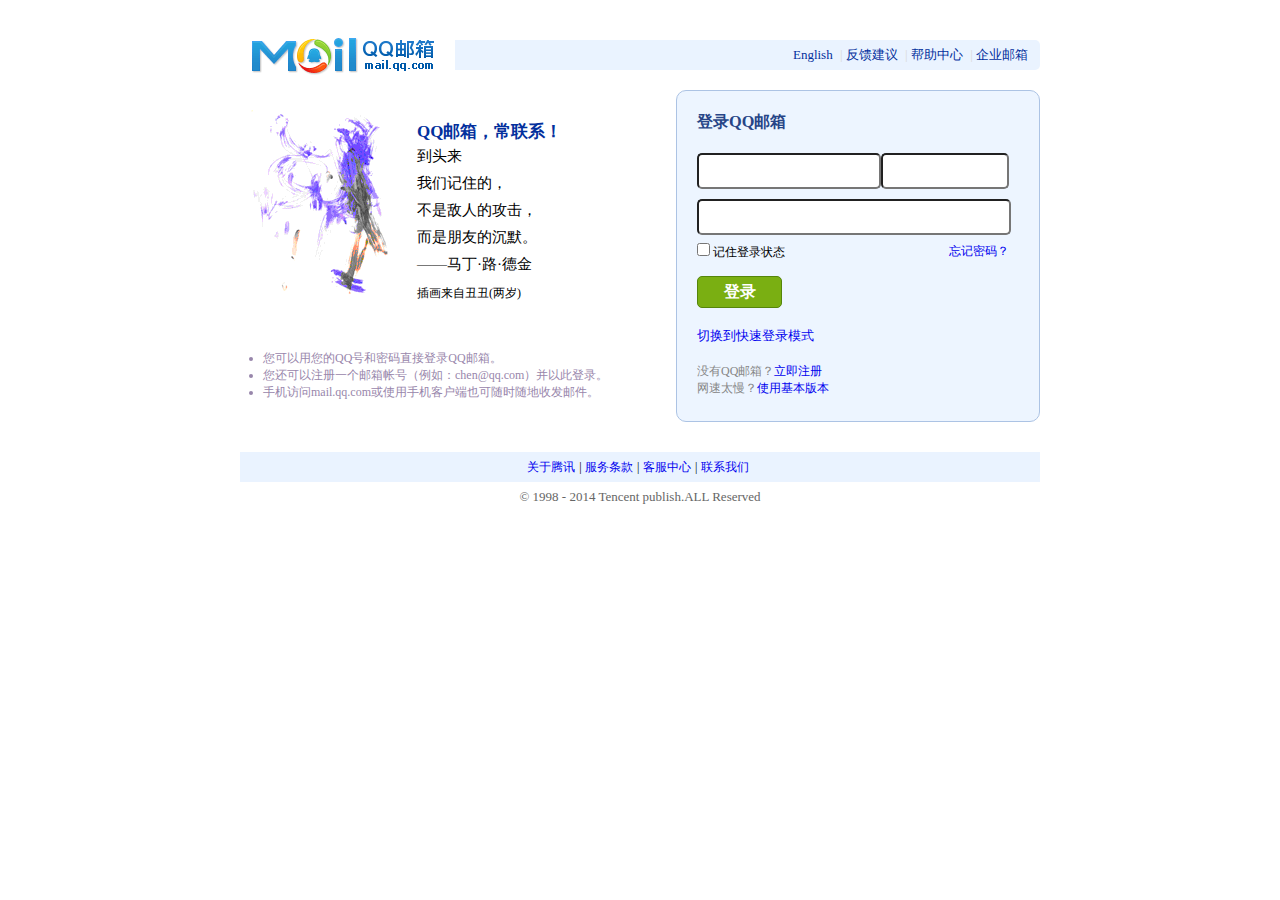
<file: QQemail/index.html>
<!DOCTYPE html PUBLIC "-//W3C//DTD XHTML 1.0 Transitional//EN" "http://www.w3.org/TR/xhtml1/DTD/xhtml1-transitional.dtd">
<html xmlns="http://www.w3.org/1999/xhtml">
<head>
<meta http-equiv="Content-Type" content="text/html; charset=utf-8" />
<title>QQ邮箱</title>
<link href="style/style.css" rel="stylesheet" type="text/css" />
</head>

<body>
<div id="wrap">
	<div id="head">
    	<img src="images/logo.gif" />
        <div id="head_menu">
        	<ul>
                	<li><a href="#">English</a> |</li>
                    <li><a href="#">反馈建议</a> |</li>
                    <li><a href="#">帮助中心</a> |</li>
                    <li><a href="#">企业邮箱</a></li>
                </ul>
        </div>
        <div class="clear"></div>
    </div>
    <div id="content">
    	<div id="con_left">
        	<img src="images/biaozhi.gif" />
            <div id="con_text">
            	<h2>QQ邮箱，常联系！</h2>
                <p>到头来</p>
                <p>我们记住的，</p>
                <p>不是敌人的攻击，</p>
                <p>而是朋友的沉默。</p>
                <p>——马丁·路·德金</p>
                <span>插画来自丑丑(两岁)</span>
            </div>
            <div id="con_menu">
            	<ul>
                	<li>您可以用您的QQ号和密码直接登录QQ邮箱。</li>
                    <li>您还可以注册一个邮箱帐号（例如：chen@qq.com）并以此登录。</li>
                    <li>手机访问mail.qq.com或使用手机客户端也可随时随地收发邮件。</li>
                </ul>
            </div>
        </div>
        <div id="con_right">
        	<h3>登录QQ邮箱</h3>
            <form action="#" method="post">
            	<div id="user">
                	<input  type="text" id="username" />
                    <input type="text" id="mail" />
                </div>
                <div id="pass">
                	<input type="password" id="password" />
                </div>
            </form>
            <p class="zt"><input type="checkbox" /> 记住登录状态<a href="#">忘记密码？</a></p>
            <input type="submit" value="登录" id="login"/>
            <p class="qh"><a href="#">切换到快速登录模式</a></p>
           	<p class="ft">没有QQ邮箱？<a href="#">立即注册</a></p> 
           	<p class="ft">网速太慢？<a href="#">使用基本版本</a></p> 
        </div>
        <div class="clear"></div>
    </div>
    <div id="footer">
    	<div id="footer_menu">
        	<ul>
            	<li><a href="#">关于腾讯</a>|</li>
                <li><a href="#">服务条款</a>|</li>
                <li><a href="#">客服中心</a>|</li>
                <li><a href="#">联系我们</a></li>
            </ul>
        </div>
        <div id="footer_con">&copy; 1998 - 2014 Tencent publish.ALL Reserved</div>
    </div>
</div>
</body>
</html>
</file>
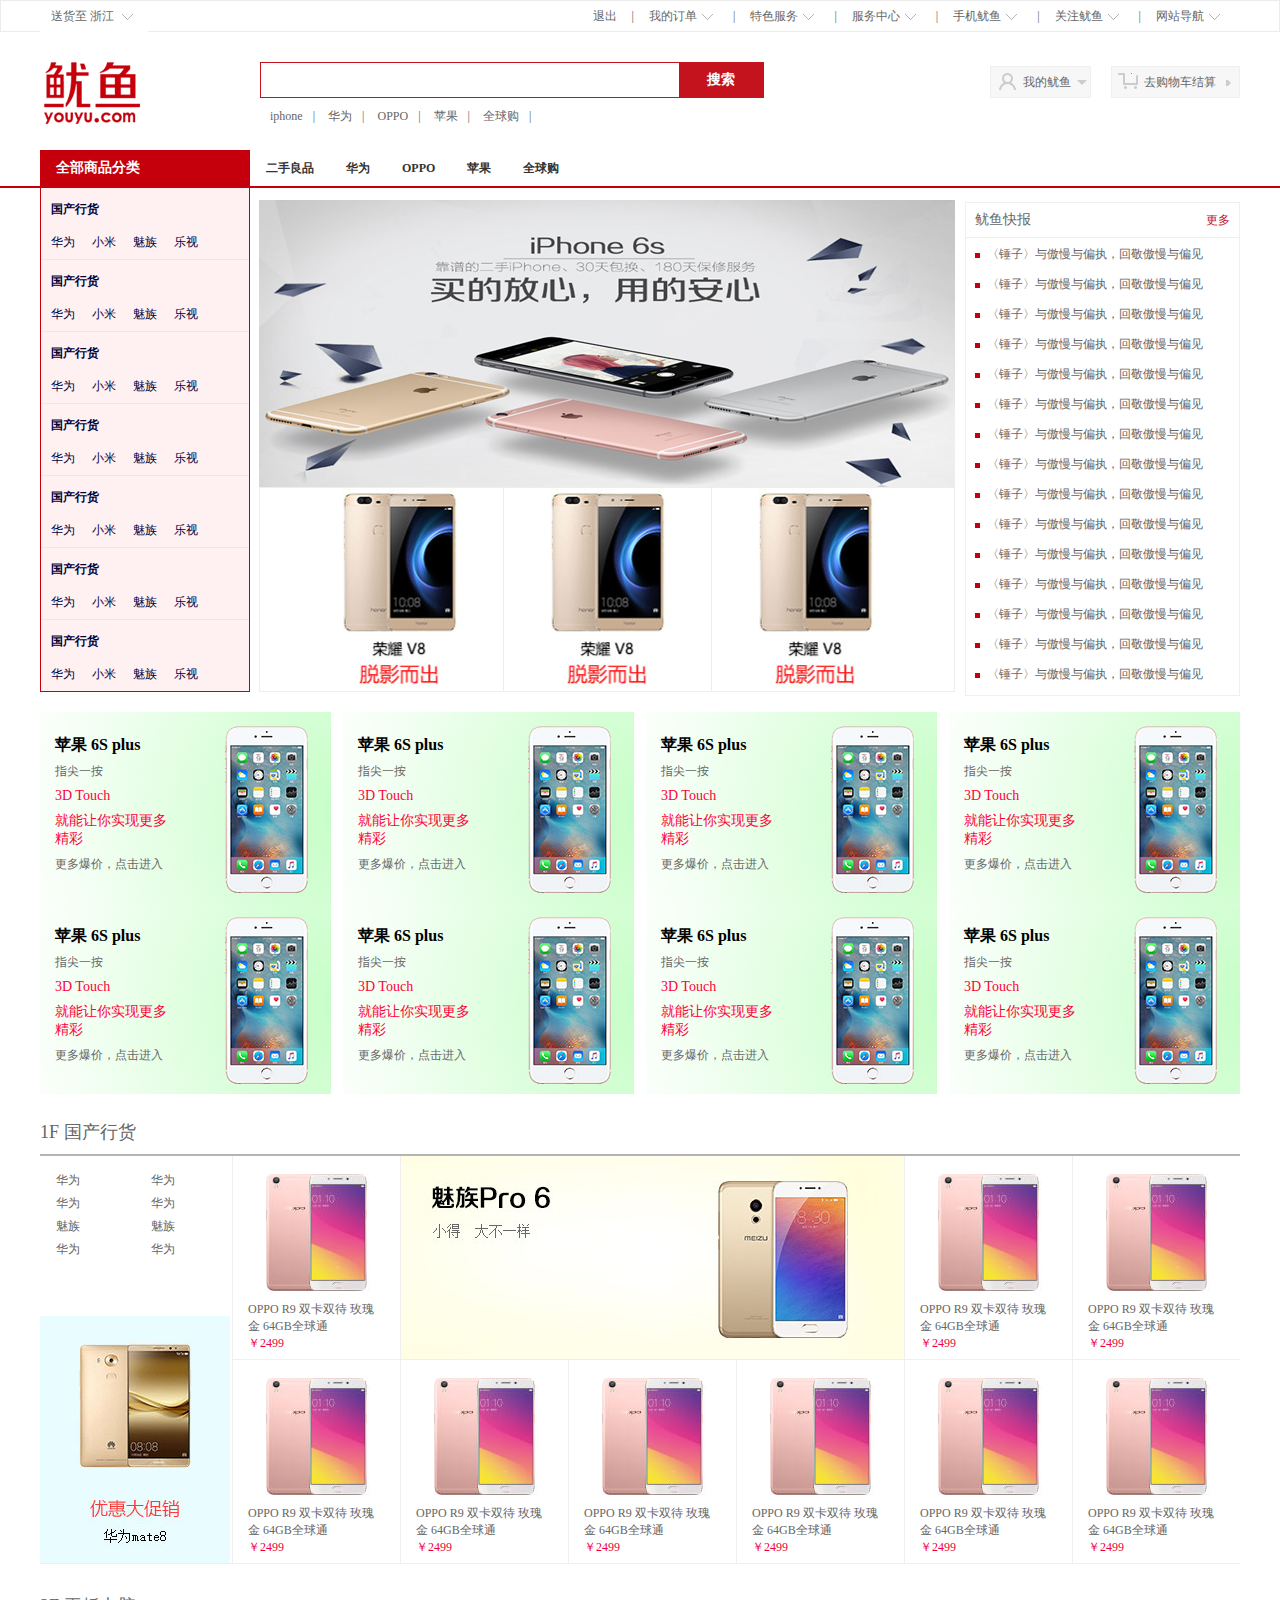
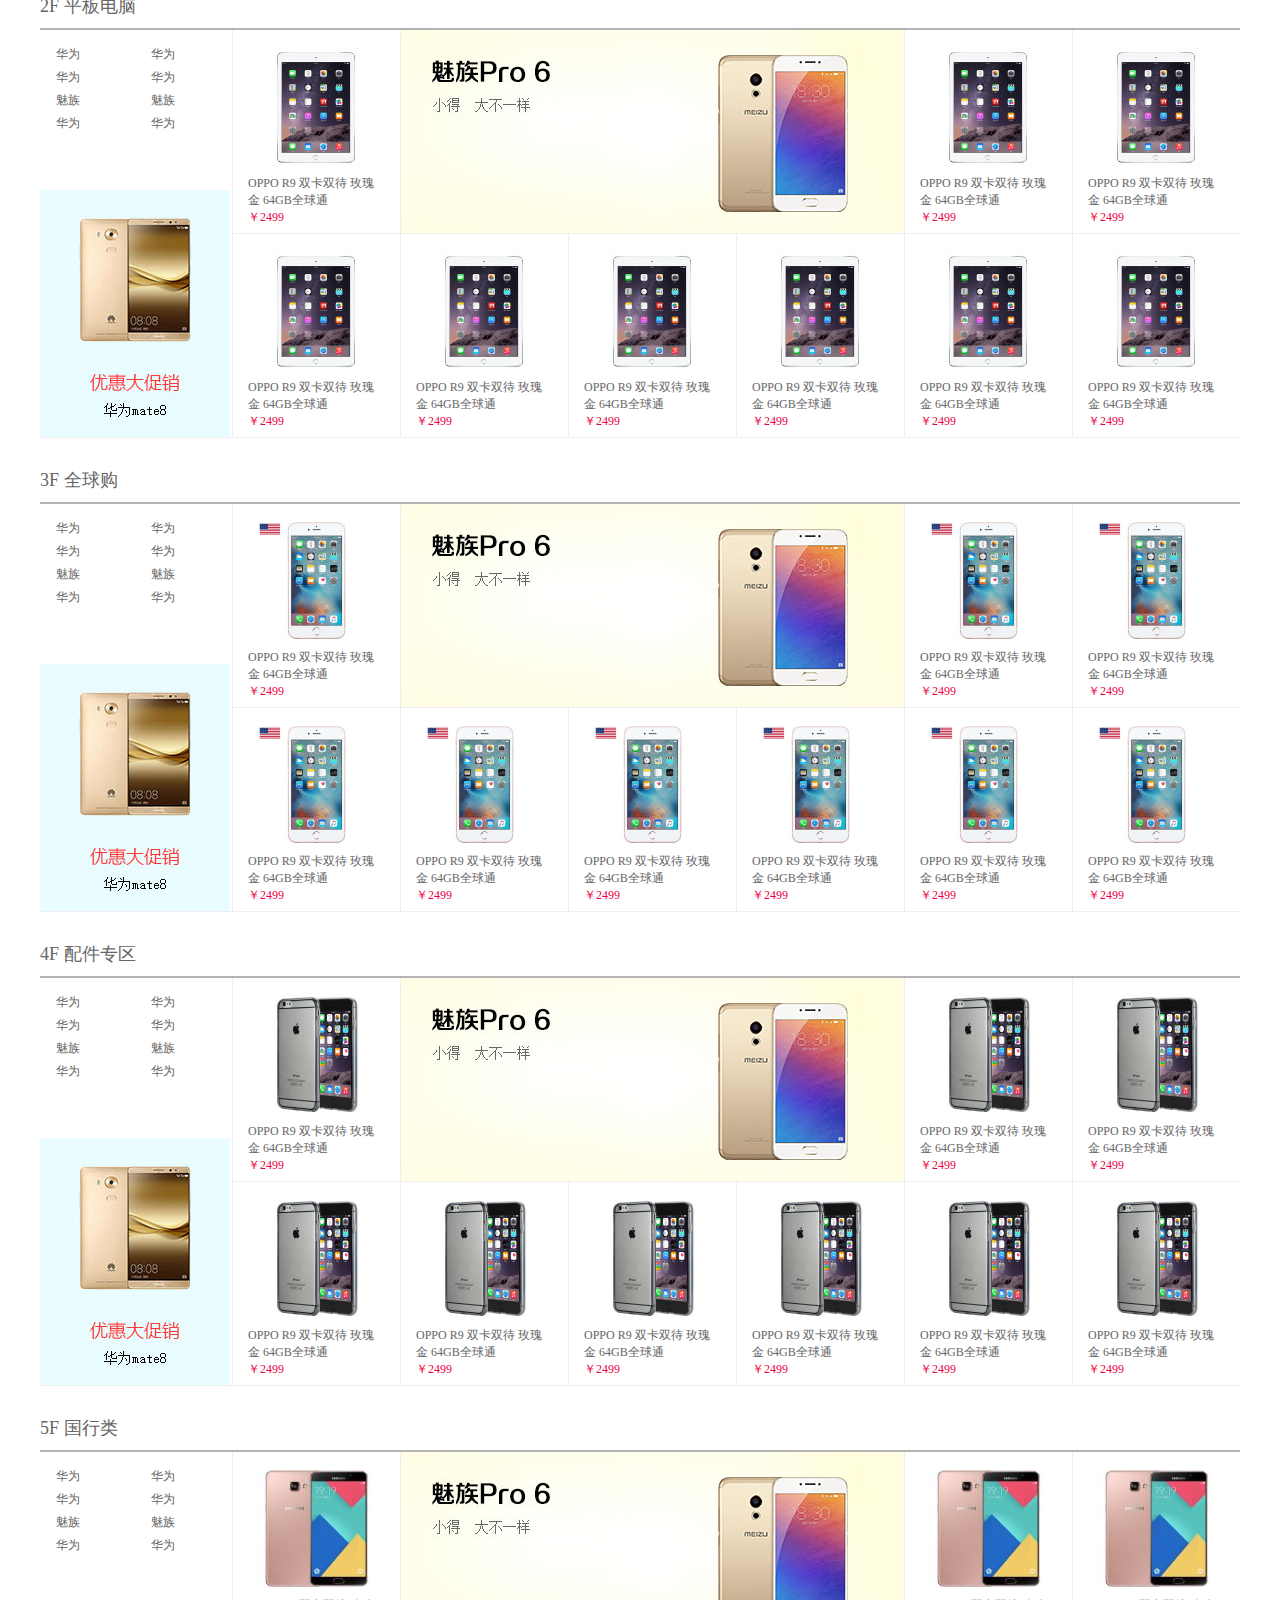
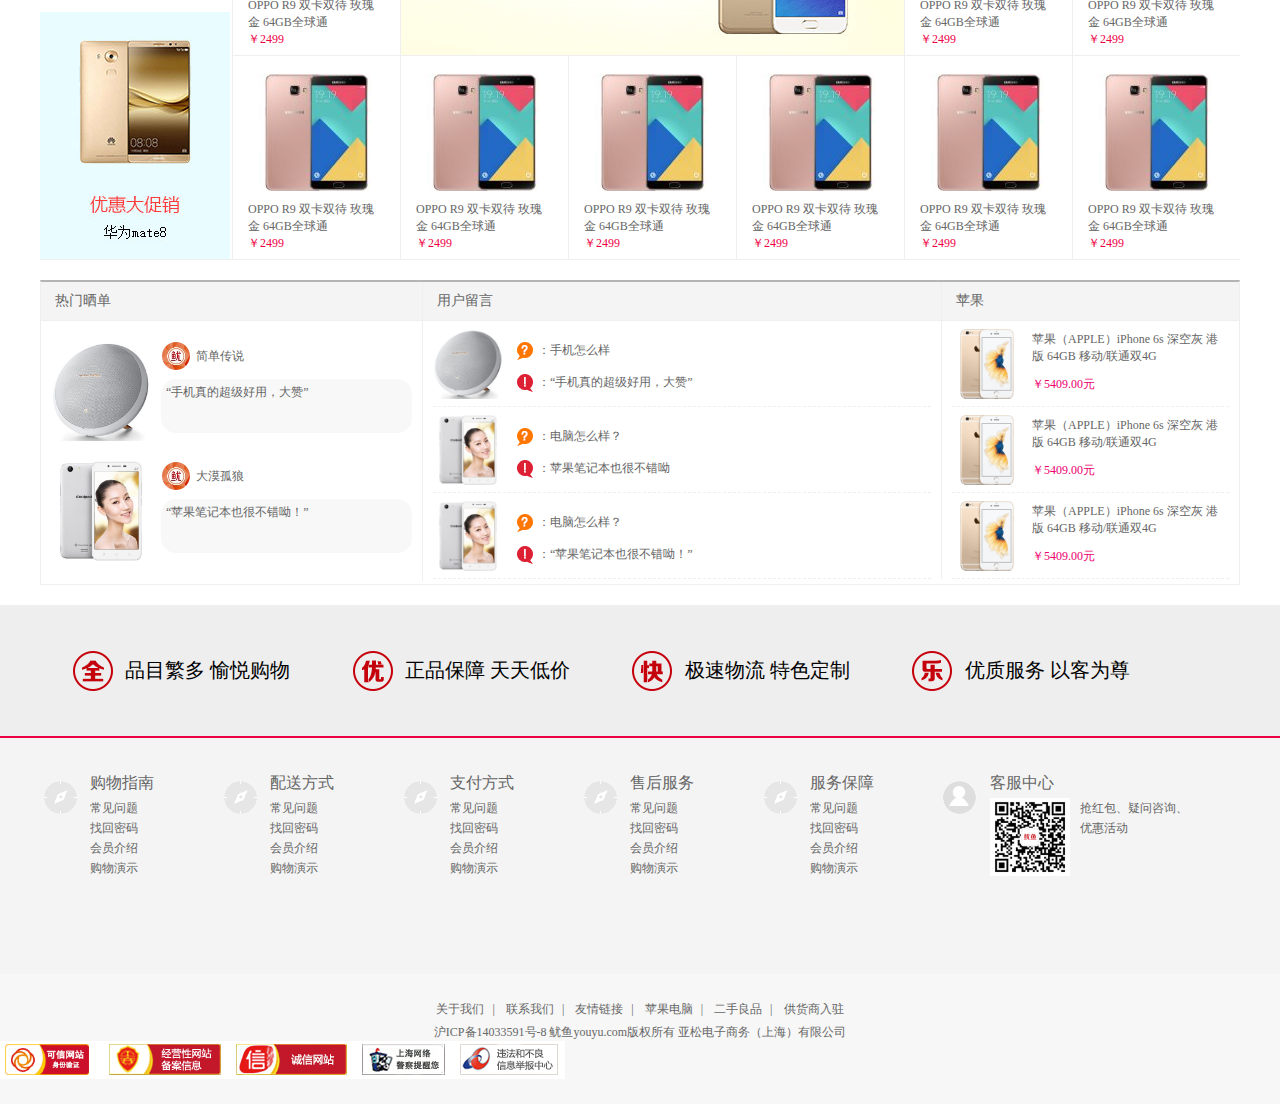
<file: youyuwang/index.html>
<!DOCTYPE HTML PUBLIC "-//W3C//DTD HTML 4.01 Transitional//EN" "http://www.w3.org/TR/html4/loose.dtd">
<html>
<head>
<meta http-equiv="Content-Type" content="text/html; charset=utf-8">
<title>鱿鱼网-首页</title>
<link rel="stylesheet" href="css/common.css"/>
<link rel="stylesheet" href="css/style.css" />
<link rel="stylesheet" href="css/icons.css" />
<link rel="stylesheet" href="css/table.css" />
</head>
<body>
	<!--顶部-->
	<div class="top">
    	<div class="top_center">
        	<div class="ship">
            	送货至 
                <b>浙江</b>
                <span class="jt_down"></span>
            </div>
            <ul class="top_bars">
            	<li><a href="#">退出</a>|</li>
                <li><a href="#">我的订单<span class="jt_down"></span></a>|</li>
                <li><a href="#">特色服务<span class="jt_down"></span></a>|</li>
                <li><a href="#">服务中心<span class="jt_down"></span></a>|</li>
                <li><a href="#">手机鱿鱼<span class="jt_down"></span></a>|</li>
                <li><a href="#">关注鱿鱼<span class="jt_down"></span></a>|</li>
                <li><a href="#">网站导航<span class="jt_down"></span></a></li>
            </ul>
        </div>
    </div>
    <!--头部-->
    <div class="header3">
    	<a href="#"><img src="images/logo.png"></a>
    	<div class="h3_center">
        	<div class="search_box">
            	<input type="text"/>
                <span>搜索</span>
            </div>
            <p>
            	<a href="#">iphone</a>|
            	<a href="#">华为</a>|
                <a href="#">OPPO</a>|
                <a href="#">苹果</a>|
                <a href="#">全球购</a>|
            </p>
        </div>
        <div class="h3_right">
        	<div class="myyy">
            	我的鱿鱼
                <span class="sj_down"></span>
             </div>
            <div class="tsc">
            	去购物车结算
                <span class="sj_right"></span>
            </div>
        </div>
    </div>
    <!--头部导航-->
    <div class="nav_top">
    	<div class="nav_top_center">
            <div>
                全部商品分类
            </div>
            <ul>
                <li><a href="#">二手良品</a></li>
                <li><a href="#">华为</a></li>
                <li><a href="#">OPPO</a></li>
                <li><a href="#">苹果</a></li>
                <li><a href="#">全球购</a></li>
            </ul>
        </div>
    </div>
    
	<div class="container3">
    	<div class="c3_b1">
        	<div class="c3_b1_left">
            	<dl>
               		<dd>
                    	<h1>国产行货</h1>
                    	<p>
                        	<a href="#">华为</a>
                           	<a href="#">小米</a>
                            <a href="#">魅族</a>
                            <a href="#">乐视</a>
                      	</p>
                    </dd>
                    <dd>
                    	<h1>国产行货</h1>
                    	<p>
                        	<a href="#">华为</a>
                           	<a href="#">小米</a>
                            <a href="#">魅族</a>
                            <a href="#">乐视</a>
                      	</p>
                    </dd>
                    <dd>
                    	<h1>国产行货</h1>
                    	<p>
                        	<a href="#">华为</a>
                           	<a href="#">小米</a>
                            <a href="#">魅族</a>
                            <a href="#">乐视</a>
                      	</p>
                    </dd>
                    <dd>
                    	<h1>国产行货</h1>
                    	<p>
                        	<a href="#">华为</a>
                           	<a href="#">小米</a>
                            <a href="#">魅族</a>
                            <a href="#">乐视</a>
                      	</p>
                    </dd>
                    <dd>
                    	<h1>国产行货</h1>
                    	<p>
                        	<a href="#">华为</a>
                           	<a href="#">小米</a>
                            <a href="#">魅族</a>
                            <a href="#">乐视</a>
                      	</p>
                    </dd>
                    <dd>
                    	<h1>国产行货</h1>
                    	<p>
                        	<a href="#">华为</a>
                           	<a href="#">小米</a>
                            <a href="#">魅族</a>
                            <a href="#">乐视</a>
                      	</p>
                    </dd>
                    <dd class="last">
                    	<h1>国产行货</h1>
                    	<p>
                        	<a href="#">华为</a>
                           	<a href="#">小米</a>
                            <a href="#">魅族</a>
                            <a href="#">乐视</a>
                      	</p>
                    </dd>
                </dl>
            </div>
            <div class="c3_b1_center">
            	<div>
                	<a href="#"><img src="images/ad1.png"></a>
                </div>
                <div class="c3_b1_c_bottom">
                    <ul>
                    	<span class="sw1"></span>
                        <span class="sw2"></span>
                        <li>
                           <a href="#"><img src="images/p01.jpg"/></a> 
                        </li>
                       <li>
                           <a href="#"><img src="images/p01.jpg"/></a> 
                        </li>
                        <li>
                           <a href="#"><img src="images/p01.jpg"/></a> 
                        </li>
                    </ul>
            	</div>
            </div>
            <div class="c3_b1_right">
            	<h1>鱿鱼快报<a href="#">更多</a></h1>
            	<ul>
                	<li><a href="#">〈锤子〉与傲慢与偏执，回敬傲慢与偏见</a></li>
                    <li><a href="#">〈锤子〉与傲慢与偏执，回敬傲慢与偏见</a></li>
                    <li><a href="#">〈锤子〉与傲慢与偏执，回敬傲慢与偏见</a></li>
                    <li><a href="#">〈锤子〉与傲慢与偏执，回敬傲慢与偏见</a></li>
                    <li><a href="#">〈锤子〉与傲慢与偏执，回敬傲慢与偏见</a></li>
                    <li><a href="#">〈锤子〉与傲慢与偏执，回敬傲慢与偏见</a></li>
                    <li><a href="#">〈锤子〉与傲慢与偏执，回敬傲慢与偏见</a></li>
                    <li><a href="#">〈锤子〉与傲慢与偏执，回敬傲慢与偏见</a></li>
                    <li><a href="#">〈锤子〉与傲慢与偏执，回敬傲慢与偏见</a></li>
                    <li><a href="#">〈锤子〉与傲慢与偏执，回敬傲慢与偏见</a></li>
                    <li><a href="#">〈锤子〉与傲慢与偏执，回敬傲慢与偏见</a></li>
                    <li><a href="#">〈锤子〉与傲慢与偏执，回敬傲慢与偏见</a></li>
                    <li><a href="#">〈锤子〉与傲慢与偏执，回敬傲慢与偏见</a></li>
                    <li><a href="#">〈锤子〉与傲慢与偏执，回敬傲慢与偏见</a></li>
                    <li><a href="#">〈锤子〉与傲慢与偏执，回敬傲慢与偏见</a></li>
                </ul>
            </div>
            <div style="clear:both"></div>
        </div>
        <div class="c3_b2">
        	<ul>
            	<li>
                	<div class="c3_b2_txt">
                    	<h1>苹果 6S plus</h1>
                        <p>指尖一按</p>
                        <h2>3D Touch</h2>
                        <h2>就能让你实现更多精彩</h2>
                        <p><a href="#">更多爆价，点击进入</a></p>
                    </div>
                </li>
                <li>
                	<div class="c3_b2_txt">
                    	<h1>苹果 6S plus</h1>
                        <p>指尖一按</p>
                        <h2>3D Touch</h2>
                        <h2>就能让你实现更多精彩</h2>
                        <p><a href="#">更多爆价，点击进入</a></p>
                    </div>
                </li>
                <li>
                	<div class="c3_b2_txt">
                    	<h1>苹果 6S plus</h1>
                        <p>指尖一按</p>
                        <h2>3D Touch</h2>
                        <h2>就能让你实现更多精彩</h2>
                        <p><a href="#">更多爆价，点击进入</a></p>
                    </div>
                </li>
                <li class="no_mr">
                	<div class="c3_b2_txt">
                    	<h1>苹果 6S plus</h1>
                        <p>指尖一按</p>
                        <h2>3D Touch</h2>
                        <h2>就能让你实现更多精彩</h2>
                        <p><a href="#">更多爆价，点击进入</a></p>
                    </div>
                </li>
                <li>
                	<div class="c3_b2_txt">
                    	<h1>苹果 6S plus</h1>
                        <p>指尖一按</p>
                        <h2>3D Touch</h2>
                        <h2>就能让你实现更多精彩</h2>
                        <p><a href="#">更多爆价，点击进入</a></p>
                    </div>
                </li>
                <li>
                	<div class="c3_b2_txt">
                    	<h1>苹果 6S plus</h1>
                        <p>指尖一按</p>
                        <h2>3D Touch</h2>
                        <h2>就能让你实现更多精彩</h2>
                        <p><a href="#">更多爆价，点击进入</a></p>
                    </div>
                </li>
                <li>
                	<div class="c3_b2_txt">
                    	<h1>苹果 6S plus</h1>
                        <p>指尖一按</p>
                        <h2>3D Touch</h2>
                        <h2>就能让你实现更多精彩</h2>
                        <p><a href="#">更多爆价，点击进入</a></p>
                    </div>
                </li>
                <li class="no_mr">
                	<div class="c3_b2_txt">
                    	<h1>苹果 6S plus</h1>
                        <p>指尖一按</p>
                        <h2>3D Touch</h2>
                        <h2>就能让你实现更多精彩</h2>
                        <p><a href="#">更多爆价，点击进入</a></p>
                    </div>
                </li>
            </ul>
        </div>
    	<!--一层，国产行货-->
        <div class="c3_b3">
        	<h1>1F 国产行货</h1>
            <div class="c3_b3_box">
            	<div class="c3_b3_box_x">
                	<div class="c3_b3_box_x_top">
                    	<ul>
                        	<li><a href="#">华为</a></li>
                            <li><a href="#">华为</a></li>
                            <li><a href="#">魅族</a></li>
                            <li><a href="#">华为</a></li>
                        </ul>
                        <ul>
                        	<li><a href="#">华为</a></li>
                            <li><a href="#">华为</a></li>
                            <li><a href="#">魅族</a></li>
                            <li><a href="#">华为</a></li>
                        </ul>
                    </div>
                    <div class="c3_b3_box_x_bottom">
                    	<img src="images/f13.jpg">
                    </div>
                </div>
                <div class="c3_b3_box_y">
                	<table class="c3_b3_box_tbl">
                    	<tr>
                        	<td class="c3_b3_box_tbl_p1">
                            	<img src="images/f11.jpg">
                                <div>
                                	<p><a href="#">OPPO R9 双卡双待 玫瑰金 64GB全球通</a></p>
                                	<h2>￥2499</h2>
                                </div>
                            </td>
                            <td colspan="3" class="c3_b3_box_tbl_p2">
                            	<img src="images/f12.jpg">
                                
                            </td>
                            <td class="c3_b3_box_tbl_p1">
                            	<img src="images/f11.jpg">
                                <div>
                                	<p><a href="#">OPPO R9 双卡双待 玫瑰金 64GB全球通</a></p>
                                	<h2>￥2499</h2>
                                </div>
                            </td>
                            <td class="c3_b3_box_tbl_p1">
                            	<img src="images/f11.jpg">
                                <div>
                                	<p><a href="#">OPPO R9 双卡双待 玫瑰金 64GB全球通</a></p>
                                	<h2>￥2499</h2>
                                </div>
                            </td>
                        </tr>
                        <tr>
                        	<td class="c3_b3_box_tbl_p1">
                            	<img src="images/f11.jpg">
                                <div>
                                	<p><a href="#">OPPO R9 双卡双待 玫瑰金 64GB全球通</a></p>
                                	<h2>￥2499</h2>
                                </div>
                            </td>
                            <td class="c3_b3_box_tbl_p1">
                            	<img src="images/f11.jpg">
                                <div>
                                	<p><a href="#">OPPO R9 双卡双待 玫瑰金 64GB全球通</a></p>
                                	<h2>￥2499</h2>
                                </div>
                            </td>
                            <td class="c3_b3_box_tbl_p1">
                            	<img src="images/f11.jpg">
                                <div>
                                	<p><a href="#">OPPO R9 双卡双待 玫瑰金 64GB全球通</a></p>
                                	<h2>￥2499</h2>
                                </div>
                            </td>
                            <td class="c3_b3_box_tbl_p1">
                            	<img src="images/f11.jpg">
                                <div>
                                	<p><a href="#">OPPO R9 双卡双待 玫瑰金 64GB全球通</a></p>
                                	<h2>￥2499</h2>
                                </div>
                            </td>
                            <td class="c3_b3_box_tbl_p1">
                            	<img src="images/f11.jpg">
                                <div>
                                	<p><a href="#">OPPO R9 双卡双待 玫瑰金 64GB全球通</a></p>
                                	<h2>￥2499</h2>
                                </div>
                            </td>
                            <td class="c3_b3_box_tbl_p1">
                            	<img src="images/f11.jpg">
                                <div>
                                	<p><a href="#">OPPO R9 双卡双待 玫瑰金 64GB全球通</a></p>
                                	<h2>￥2499</h2>
                                </div>
                            </td>
                        </tr>
                    </table>
                </div>
            </div>
        </div>
        <!--1层接结束-->
        <div class="c20"></div>
        <!--2层 平板电脑-->
        <div class="c3_b3">
        	<h1>2F 平板电脑</h1>
            <div class="c3_b3_box">
            	<div class="c3_b3_box_x">
                	<div class="c3_b3_box_x_top">
                    	<ul>
                        	<li><a href="#">华为</a></li>
                            <li><a href="#">华为</a></li>
                            <li><a href="#">魅族</a></li>
                            <li><a href="#">华为</a></li>
                        </ul>
                        <ul>
                        	<li><a href="#">华为</a></li>
                            <li><a href="#">华为</a></li>
                            <li><a href="#">魅族</a></li>
                            <li><a href="#">华为</a></li>
                        </ul>
                    </div>
                    <div class="c3_b3_box_x_bottom">
                    	<img src="images/f13.jpg">
                    </div>
                </div>
                <div class="c3_b3_box_y">
                	<table class="c3_b3_box_tbl">
                    	<tr>
                        	<td class="c3_b3_box_tbl_p1">
                            	<img src="images/f21.jpg">
                                <div>
                                	<p><a href="#">OPPO R9 双卡双待 玫瑰金 64GB全球通</a></p>
                                	<h2>￥2499</h2>
                                </div>
                            </td>
                            <td colspan="3" class="c3_b3_box_tbl_p2">
                            	<img src="images/f12.jpg">
                                
                            </td>
                            <td class="c3_b3_box_tbl_p1">
                            	<img src="images/f21.jpg">
                                <div>
                                	<p><a href="#">OPPO R9 双卡双待 玫瑰金 64GB全球通</a></p>
                                	<h2>￥2499</h2>
                                </div>
                            </td>
                            <td class="c3_b3_box_tbl_p1">
                            	<img src="images/f21.jpg">
                                <div>
                                	<p><a href="#">OPPO R9 双卡双待 玫瑰金 64GB全球通</a></p>
                                	<h2>￥2499</h2>
                                </div>
                            </td>
                        </tr>
                        <tr>
                        	<td class="c3_b3_box_tbl_p1">
                            	<img src="images/f21.jpg">
                                <div>
                                	<p><a href="#">OPPO R9 双卡双待 玫瑰金 64GB全球通</a></p>
                                	<h2>￥2499</h2>
                                </div>
                            </td>
                            <td class="c3_b3_box_tbl_p1">
                            	<img src="images/f21.jpg">
                                <div>
                                	<p><a href="#">OPPO R9 双卡双待 玫瑰金 64GB全球通</a></p>
                                	<h2>￥2499</h2>
                                </div>
                            </td>
                            <td class="c3_b3_box_tbl_p1">
                            	<img src="images/f21.jpg">
                                <div>
                                	<p><a href="#">OPPO R9 双卡双待 玫瑰金 64GB全球通</a></p>
                                	<h2>￥2499</h2>
                                </div>
                            </td>
                            <td class="c3_b3_box_tbl_p1">
                            	<img src="images/f21.jpg">
                                <div>
                                	<p><a href="#">OPPO R9 双卡双待 玫瑰金 64GB全球通</a></p>
                                	<h2>￥2499</h2>
                                </div>
                            </td>
                            <td class="c3_b3_box_tbl_p1">
                            	<img src="images/f21.jpg">
                                <div>
                                	<p><a href="#">OPPO R9 双卡双待 玫瑰金 64GB全球通</a></p>
                                	<h2>￥2499</h2>
                                </div>
                            </td>
                            <td class="c3_b3_box_tbl_p1">
                            	<img src="images/f21.jpg">
                                <div>
                                	<p><a href="#">OPPO R9 双卡双待 玫瑰金 64GB全球通</a></p>
                                	<h2>￥2499</h2>
                                </div>
                            </td>
                        </tr>
                    </table>
                </div>
            </div>
        </div>
        <!--2层结束-->
        <div class="c20"></div>
        <!--3层 全球购-->
        <div class="c3_b3">
        	<h1>3F 全球购</h1>
            <div class="c3_b3_box">
            	<div class="c3_b3_box_x">
                	<div class="c3_b3_box_x_top">
                    	<ul>
                        	<li><a href="#">华为</a></li>
                            <li><a href="#">华为</a></li>
                            <li><a href="#">魅族</a></li>
                            <li><a href="#">华为</a></li>
                        </ul>
                        <ul>
                        	<li><a href="#">华为</a></li>
                            <li><a href="#">华为</a></li>
                            <li><a href="#">魅族</a></li>
                            <li><a href="#">华为</a></li>
                        </ul>
                    </div>
                    <div class="c3_b3_box_x_bottom">
                    	<img src="images/f13.jpg">
                    </div>
                </div>
                <div class="c3_b3_box_y">
                	<table class="c3_b3_box_tbl">
                    	<tr>
                        	<td class="c3_b3_box_tbl_p1">
                            	<img src="images/f31.jpg">
                                <div>
                                	<p><a href="#">OPPO R9 双卡双待 玫瑰金 64GB全球通</a></p>
                                	<h2>￥2499</h2>
                                </div>
                            </td>
                            <td colspan="3" class="c3_b3_box_tbl_p2">
                            	<img src="images/f12.jpg">
                                
                            </td>
                            <td class="c3_b3_box_tbl_p1">
                            	<img src="images/f31.jpg">
                                <div>
                                	<p><a href="#">OPPO R9 双卡双待 玫瑰金 64GB全球通</a></p>
                                	<h2>￥2499</h2>
                                </div>
                            </td>
                            <td class="c3_b3_box_tbl_p1">
                            	<img src="images/f31.jpg">
                                <div>
                                	<p><a href="#">OPPO R9 双卡双待 玫瑰金 64GB全球通</a></p>
                                	<h2>￥2499</h2>
                                </div>
                            </td>
                        </tr>
                        <tr>
                        	<td class="c3_b3_box_tbl_p1">
                            	<img src="images/f31.jpg">
                                <div>
                                	<p><a href="#">OPPO R9 双卡双待 玫瑰金 64GB全球通</a></p>
                                	<h2>￥2499</h2>
                                </div>
                            </td>
                            <td class="c3_b3_box_tbl_p1">
                            	<img src="images/f31.jpg">
                                <div>
                                	<p><a href="#">OPPO R9 双卡双待 玫瑰金 64GB全球通</a></p>
                                	<h2>￥2499</h2>
                                </div>
                            </td>
                            <td class="c3_b3_box_tbl_p1">
                            	<img src="images/f31.jpg">
                                <div>
                                	<p><a href="#">OPPO R9 双卡双待 玫瑰金 64GB全球通</a></p>
                                	<h2>￥2499</h2>
                                </div>
                            </td>
                            <td class="c3_b3_box_tbl_p1">
                            	<img src="images/f31.jpg">
                                <div>
                                	<p><a href="#">OPPO R9 双卡双待 玫瑰金 64GB全球通</a></p>
                                	<h2>￥2499</h2>
                                </div>
                            </td>
                            <td class="c3_b3_box_tbl_p1">
                            	<img src="images/f31.jpg">
                                <div>
                                	<p><a href="#">OPPO R9 双卡双待 玫瑰金 64GB全球通</a></p>
                                	<h2>￥2499</h2>
                                </div>
                            </td>
                            <td class="c3_b3_box_tbl_p1">
                            	<img src="images/f31.jpg">
                                <div>
                                	<p><a href="#">OPPO R9 双卡双待 玫瑰金 64GB全球通</a></p>
                                	<h2>￥2499</h2>
                                </div>
                            </td>
                        </tr>
                    </table>
                </div>
            </div>
        </div>
        <!--3层结束-->
         <div class="c20"></div>
        <!--4层 配件专区-->
        <div class="c3_b3">
        	<h1>4F 配件专区</h1>
            <div class="c3_b3_box">
            	<div class="c3_b3_box_x">
                	<div class="c3_b3_box_x_top">
                    	<ul>
                        	<li><a href="#">华为</a></li>
                            <li><a href="#">华为</a></li>
                            <li><a href="#">魅族</a></li>
                            <li><a href="#">华为</a></li>
                        </ul>
                        <ul>
                        	<li><a href="#">华为</a></li>
                            <li><a href="#">华为</a></li>
                            <li><a href="#">魅族</a></li>
                            <li><a href="#">华为</a></li>
                        </ul>
                    </div>
                    <div class="c3_b3_box_x_bottom">
                    	<img src="images/f13.jpg">
                    </div>
                </div>
                <div class="c3_b3_box_y">
                	<table class="c3_b3_box_tbl">
                    	<tr>
                        	<td class="c3_b3_box_tbl_p1">
                            	<img src="images/f41.jpg">
                                <div>
                                	<p><a href="#">OPPO R9 双卡双待 玫瑰金 64GB全球通</a></p>
                                	<h2>￥2499</h2>
                                </div>
                            </td>
                            <td colspan="3" class="c3_b3_box_tbl_p2">
                            	<img src="images/f12.jpg">
                                
                            </td>
                            <td class="c3_b3_box_tbl_p1">
                            	<img src="images/f41.jpg">
                                <div>
                                	<p><a href="#">OPPO R9 双卡双待 玫瑰金 64GB全球通</a></p>
                                	<h2>￥2499</h2>
                                </div>
                            </td>
                            <td class="c3_b3_box_tbl_p1">
                            	<img src="images/f41.jpg">
                                <div>
                                	<p><a href="#">OPPO R9 双卡双待 玫瑰金 64GB全球通</a></p>
                                	<h2>￥2499</h2>
                                </div>
                            </td>
                        </tr>
                        <tr>
                        	<td class="c3_b3_box_tbl_p1">
                            	<img src="images/f41.jpg">
                                <div>
                                	<p><a href="#">OPPO R9 双卡双待 玫瑰金 64GB全球通</a></p>
                                	<h2>￥2499</h2>
                                </div>
                            </td>
                            <td class="c3_b3_box_tbl_p1">
                            	<img src="images/f41.jpg">
                                <div>
                                	<p><a href="#">OPPO R9 双卡双待 玫瑰金 64GB全球通</a></p>
                                	<h2>￥2499</h2>
                                </div>
                            </td>
                            <td class="c3_b3_box_tbl_p1">
                            	<img src="images/f41.jpg">
                                <div>
                                	<p><a href="#">OPPO R9 双卡双待 玫瑰金 64GB全球通</a></p>
                                	<h2>￥2499</h2>
                                </div>
                            </td>
                            <td class="c3_b3_box_tbl_p1">
                            	<img src="images/f41.jpg">
                                <div>
                                	<p><a href="#">OPPO R9 双卡双待 玫瑰金 64GB全球通</a></p>
                                	<h2>￥2499</h2>
                                </div>
                            </td>
                            <td class="c3_b3_box_tbl_p1">
                            	<img src="images/f41.jpg">
                                <div>
                                	<p><a href="#">OPPO R9 双卡双待 玫瑰金 64GB全球通</a></p>
                                	<h2>￥2499</h2>
                                </div>
                            </td>
                            <td class="c3_b3_box_tbl_p1">
                            	<img src="images/f41.jpg">
                                <div>
                                	<p><a href="#">OPPO R9 双卡双待 玫瑰金 64GB全球通</a></p>
                                	<h2>￥2499</h2>
                                </div>
                            </td>
                        </tr>
                    </table>
                </div>
            </div>
        </div>
        <!--4层结束-->
        <div class="c20"></div>
        <!--5层 国行类-->
        <div class="c3_b3">
        	<h1>5F 国行类</h1>
            <div class="c3_b3_box">
            	<div class="c3_b3_box_x">
                	<div class="c3_b3_box_x_top">
                    	<ul>
                        	<li><a href="#">华为</a></li>
                            <li><a href="#">华为</a></li>
                            <li><a href="#">魅族</a></li>
                            <li><a href="#">华为</a></li>
                        </ul>
                        <ul>
                        	<li><a href="#">华为</a></li>
                            <li><a href="#">华为</a></li>
                            <li><a href="#">魅族</a></li>
                            <li><a href="#">华为</a></li>
                        </ul>
                    </div>
                    <div class="c3_b3_box_x_bottom">
                    	<img src="images/f13.jpg">
                    </div>
                </div>
                <div class="c3_b3_box_y">
                	<table class="c3_b3_box_tbl">
                    	<tr>
                        	<td class="c3_b3_box_tbl_p1">
                            	<img src="images/f51.jpg">
                                <div>
                                	<p><a href="#">OPPO R9 双卡双待 玫瑰金 64GB全球通</a></p>
                                	<h2>￥2499</h2>
                                </div>
                            </td>
                            <td colspan="3" class="c3_b3_box_tbl_p2">
                            	<img src="images/f12.jpg">
                                
                            </td>
                            <td class="c3_b3_box_tbl_p1">
                            	<img src="images/f51.jpg">
                                <div>
                                	<p><a href="#">OPPO R9 双卡双待 玫瑰金 64GB全球通</a></p>
                                	<h2>￥2499</h2>
                                </div>
                            </td>
                            <td class="c3_b3_box_tbl_p1">
                            	<img src="images/f51.jpg">
                                <div>
                                	<p><a href="#">OPPO R9 双卡双待 玫瑰金 64GB全球通</a></p>
                                	<h2>￥2499</h2>
                                </div>
                            </td>
                        </tr>
                        <tr>
                        	<td class="c3_b3_box_tbl_p1">
                            	<img src="images/f51.jpg">
                                <div>
                                	<p><a href="#">OPPO R9 双卡双待 玫瑰金 64GB全球通</a></p>
                                	<h2>￥2499</h2>
                                </div>
                            </td>
                            <td class="c3_b3_box_tbl_p1">
                            	<img src="images/f51.jpg">
                                <div>
                                	<p><a href="#">OPPO R9 双卡双待 玫瑰金 64GB全球通</a></p>
                                	<h2>￥2499</h2>
                                </div>
                            </td>
                            <td class="c3_b3_box_tbl_p1">
                            	<img src="images/f51.jpg">
                                <div>
                                	<p><a href="#">OPPO R9 双卡双待 玫瑰金 64GB全球通</a></p>
                                	<h2>￥2499</h2>
                                </div>
                            </td>
                            <td class="c3_b3_box_tbl_p1">
                            	<img src="images/f51.jpg">
                                <div>
                                	<p><a href="#">OPPO R9 双卡双待 玫瑰金 64GB全球通</a></p>
                                	<h2>￥2499</h2>
                                </div>
                            </td>
                            <td class="c3_b3_box_tbl_p1">
                            	<img src="images/f51.jpg">
                                <div>
                                	<p><a href="#">OPPO R9 双卡双待 玫瑰金 64GB全球通</a></p>
                                	<h2>￥2499</h2>
                                </div>
                            </td>
                            <td class="c3_b3_box_tbl_p1">
                            	<img src="images/f51.jpg">
                                <div>
                                	<p><a href="#">OPPO R9 双卡双待 玫瑰金 64GB全球通</a></p>
                                	<h2>￥2499</h2>
                                </div>
                            </td>
                        </tr>
                    </table>
                </div>
            </div>
        </div>
        <!--5层结束-->
        <div class="c20"></div>
        <!--底层推荐-->
        <div class="c3_b4">
        	<div class="c3_b4_x">
            	<h1>热门晒单</h1>
                <div class="c3_b4_x_box">
                	<img src="images/c3_b4_2.jpg">
                    <div>
                    	<h2>简单传说</h2>
                        <p>“手机真的超级好用，大赞”</p>
                    </div>
                </div>
                <div class="c3_b4_x_box">
                	<img src="images/c3_b4_1.jpg">
                    <div>
                    	<h2>大漠孤狼</h2>
                        <p>“苹果笔记本也很不错呦！”</p>
                    </div>
                </div>
            </div>
            <div class="c3_b4_y">
            	<h1>用户留言</h1>
                <div class="c3_b4_y_box">
                	<img src="images/c3_b4_2.jpg">
                    <div>
                    	<p class="question">：手机怎么样</p>
                        <p class="answer">：“手机真的超级好用，大赞”</p>
                    </div>
                </div>
                <div class="c3_b4_y_box">
                	<img src="images/c3_b4_1.jpg">
                    <div>
                    	<p class="question">：电脑怎么样？</p>
                        <p class="answer">：苹果笔记本也很不错呦</p>
                    </div>
                </div>
                <div class="c3_b4_y_box">
                	<img src="images/c3_b4_1.jpg">
                    <div>
                    	<p class="question">：电脑怎么样？</p>
                        <p class="answer">：“苹果笔记本也很不错呦！”</p>
                    </div>
                </div>
            </div>
            <div class="c3_b4_z">
            	<h1>苹果</h1>
                <div class="c3_b4_z_box">
                	<img src="images/c3_b4_3.jpg">
                    <div>
                    	<a href="#">苹果（APPLE）iPhone 6s 深空灰 港版 64GB 移动/联通双4G</a>
                        <p>￥5409.00元 </p>
                    </div>
                </div>
                <div class="c3_b4_z_box">
                	<img src="images/c3_b4_3.jpg">
                    <div>
                    	<a href="#">苹果（APPLE）iPhone 6s 深空灰 港版 64GB 移动/联通双4G</a>
                        <p>￥5409.00元 </p>
                    </div>
                </div>
                <div class="c3_b4_z_box">
                	<img src="images/c3_b4_3.jpg">
                    <div>
                    	<a href="#">苹果（APPLE）iPhone 6s 深空灰 港版 64GB 移动/联通双4G</a>
                        <p>￥5409.00元 </p>
                    </div>
                </div>
            </div>
        </div>
       
    </div>
    <div class="c20"></div>
    <!--脚部-->
    <div class="footer3">
    	<div class="f3_top">
        	<div class="f3_center">
                <div class="ts1">品目繁多 愉悦购物</div>
                <div class="ts2">正品保障 天天低价</div>
                <div class="ts3">极速物流 特色定制</div>
                <div class="ts4">优质服务 以客为尊</div>
            </div>
        </div>
        <div class="f3_middle">
        	<ul class="f3_center">
            	<li class="f3_mi_li01">
                	<h1>购物指南</h1>
                    <p>常见问题</p>
                    <p>找回密码</p>
                    <p>会员介绍</p>
                    <p>购物演示</p>
                </li>
                <li class="f3_mi_li01">
                	<h1>配送方式</h1>
                    <p>常见问题</p>
                    <p>找回密码</p>
                    <p>会员介绍</p>
                    <p>购物演示</p>
                </li>
                <li class="f3_mi_li01">
                	<h1>支付方式</h1>
                    <p>常见问题</p>
                    <p>找回密码</p>
                    <p>会员介绍</p>
                    <p>购物演示</p>
                </li>
                <li class="f3_mi_li01">
                	<h1>售后服务</h1>
                    <p>常见问题</p>
                    <p>找回密码</p>
                    <p>会员介绍</p>
                    <p>购物演示</p>
                </li>
                <li class="f3_mi_li01">
                	<h1>服务保障</h1>
                    <p>常见问题</p>
                    <p>找回密码</p>
                    <p>会员介绍</p>
                    <p>购物演示</p>
                </li>
                <li class="f3_mi_li06">
                	<h1>客服中心</h1>
                    <img src="images/QRCodes.png">
                    <p>抢红包、疑问咨询、优惠活动</p>
                </li>
            </ul>
        </div>
        <div class="f3_bottom">
        	<p class="f3_links">
                <a href="#">关于我们</a>|
                <a href="#">联系我们</a>|
                <a href="#">友情链接</a>|
                <a href="#">苹果电脑</a>|
                <a href="#">二手良品</a>|
                <a href="#">供货商入驻</a> 
           	</p>
            <p>沪ICP备14033591号-8 鱿鱼youyu.com版权所有 亚松电子商务（上海）有限公司 </p>
            <img src="images/police.png">
            
        </div>
    </div>

</body>
</html>
</file>
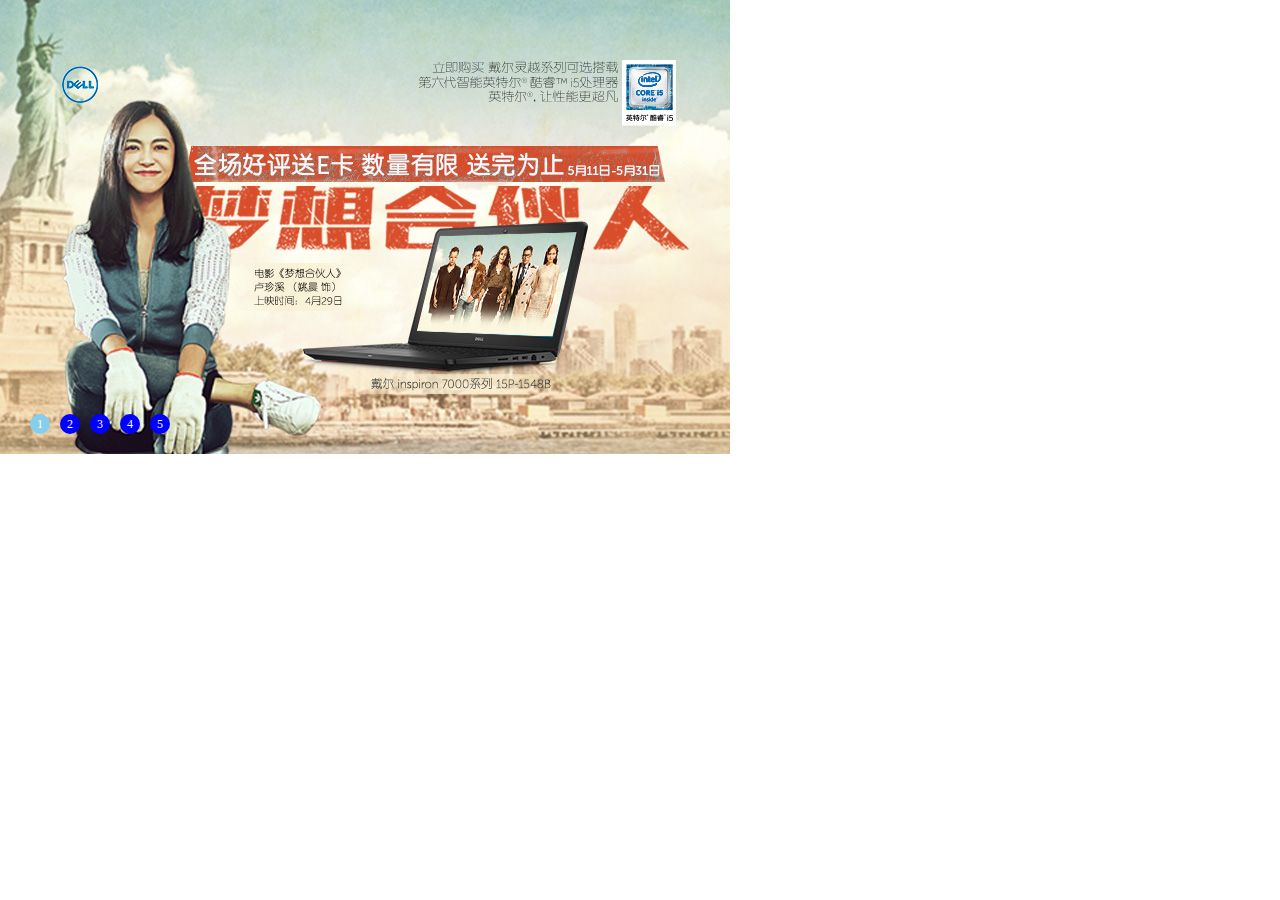
<file: jingdong/图片轮播/index.html>
<!DOCTYPE html PUBLIC "-//W3C//DTD XHTML 1.0 Transitional//EN" "http://www.w3.org/TR/xhtml1/DTD/xhtml1-transitional.dtd">
<html xmlns="http://www.w3.org/1999/xhtml" xml:lang="en">
<head>
	<meta http-equiv="Content-Type" content="text/html;charset=UTF-8">
	<title>Document</title>
	<script type="text/javascript" src="js/jquery.js"></script>
	<link rel="stylesheet" href="style/style.css" type="text/css" />
</head>
<body>
	<div id="jd">
		<img src="" width="730" height="454" id="showImg">
		<ul>
			<li class="sky">1</li>
			<li>2</li>
			<li>3</li>
			<li>4</li>
			<li>5</li>
		</ul>
	</div>
	<script type="text/javascript" src="js/jd.js"></script>
</body>
</html>
</file>
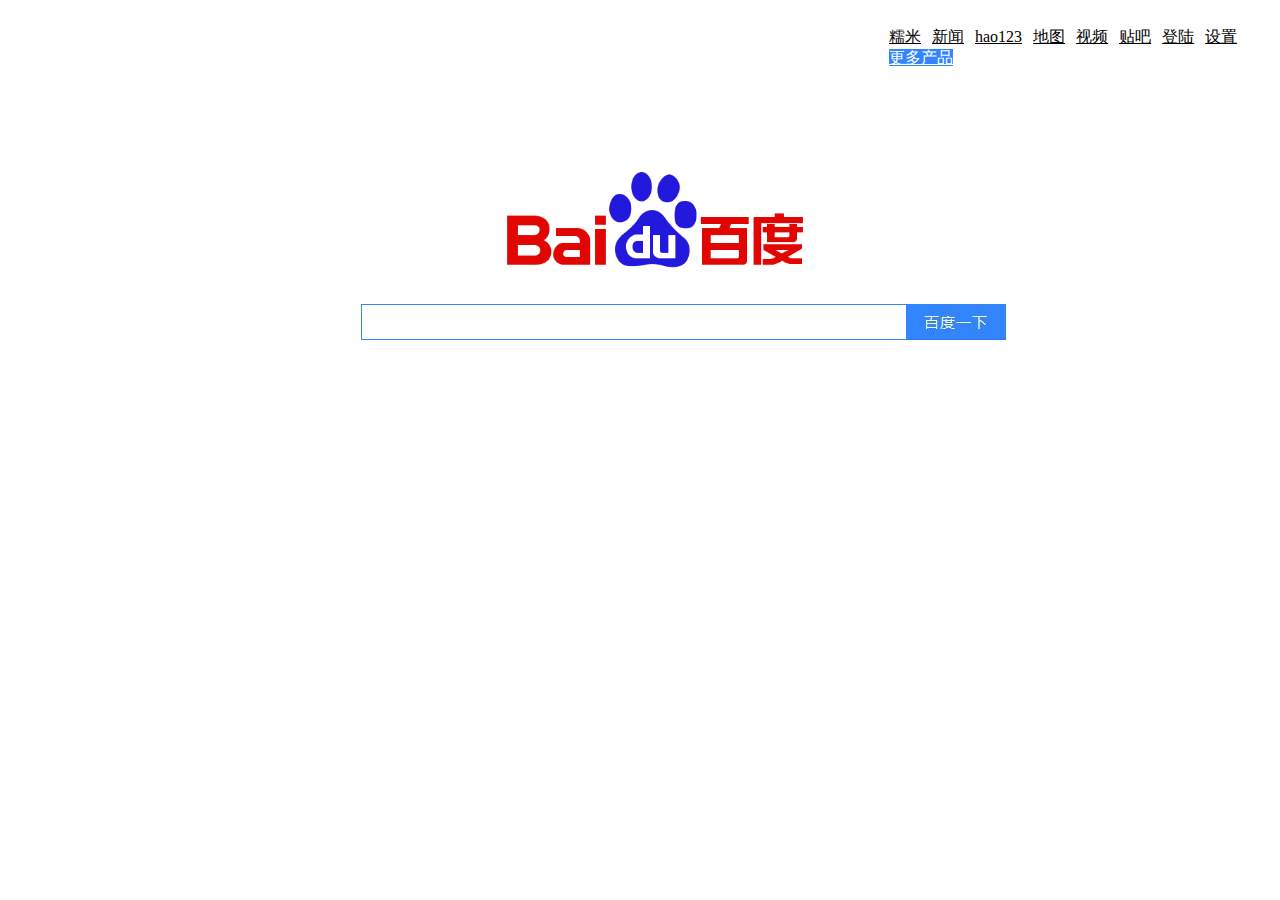
<file: baidu/baidu.html>
<!DOCTYPE html PUBLIC "-//W3C//DTD XHTML 1.0 Transitional//EN" "http://www.w3.org/TR/xhtml1/DTD/xhtml1-transitional.dtd">
<html xmlns="http://www.w3.org/1999/xhtml">
<head>
<meta http-equiv="Content-Type" content="text/html; charset=utf-8" />
<title>百度一下，你就知道</title>
<style>
	table{width:100%;}
	ul li{
		  list-style-type:none;
		  display:inline-block;
		  margin-right:7px;}
	a{color:#000;}
	#gdcp{
		  background-color:#3285FF;
		  color:#FFF;}
	.shuru{
		   width:540px;
		   height:32px;
		   float:left;
		   margin-left:350px;
		   border:#3285FF solid 1px;}
	ul{float:right;}
</style>
</head>

<body>
<table>
    	<tr>
        	<td>
            	<!--<a href="dw1.html">Google主页</a>-->
            </td>
            <td></td>
            <td>
            	<!--<a href="dw1.html">Google主页</a>-->
            	<ul><!--无序列表-->
                	<li><a href="">糯米</a></li><!--写列表-->
                    <li><a href="">新闻</a></li>
                    <li><a href="">hao123</a></li>
                    <li><a href="">地图</a></li>
                    <li><a href="">视频</a></li>
                    <li><a href="">贴吧</a></li>
                    <li><a href="">登陆</a></li>
                    <li><a href="">设置</a></li>	
                    <li><a href=""id="gdcp">更多产品</a></li>
                </ul>		
            </td>
        </tr>
        	<td width="450" height="211"></td>
            <td>
            	<img src="图片素材/images/图片/bd_logo1.png"alt="正在加载..."width="380"height="auto"/>
            </td>
            <td></td>
        </tr>
        <tr>
        	<td colspan="3">
            	<input  type="text" class="shuru"/>
            	<a href="dw1.html"><img src="图片素材/images/图片/baiduyixia.jpg"alt="正在加载..." /></a>
            </td>
            
        </tr>
    </table>

</body>
</html>
</file>
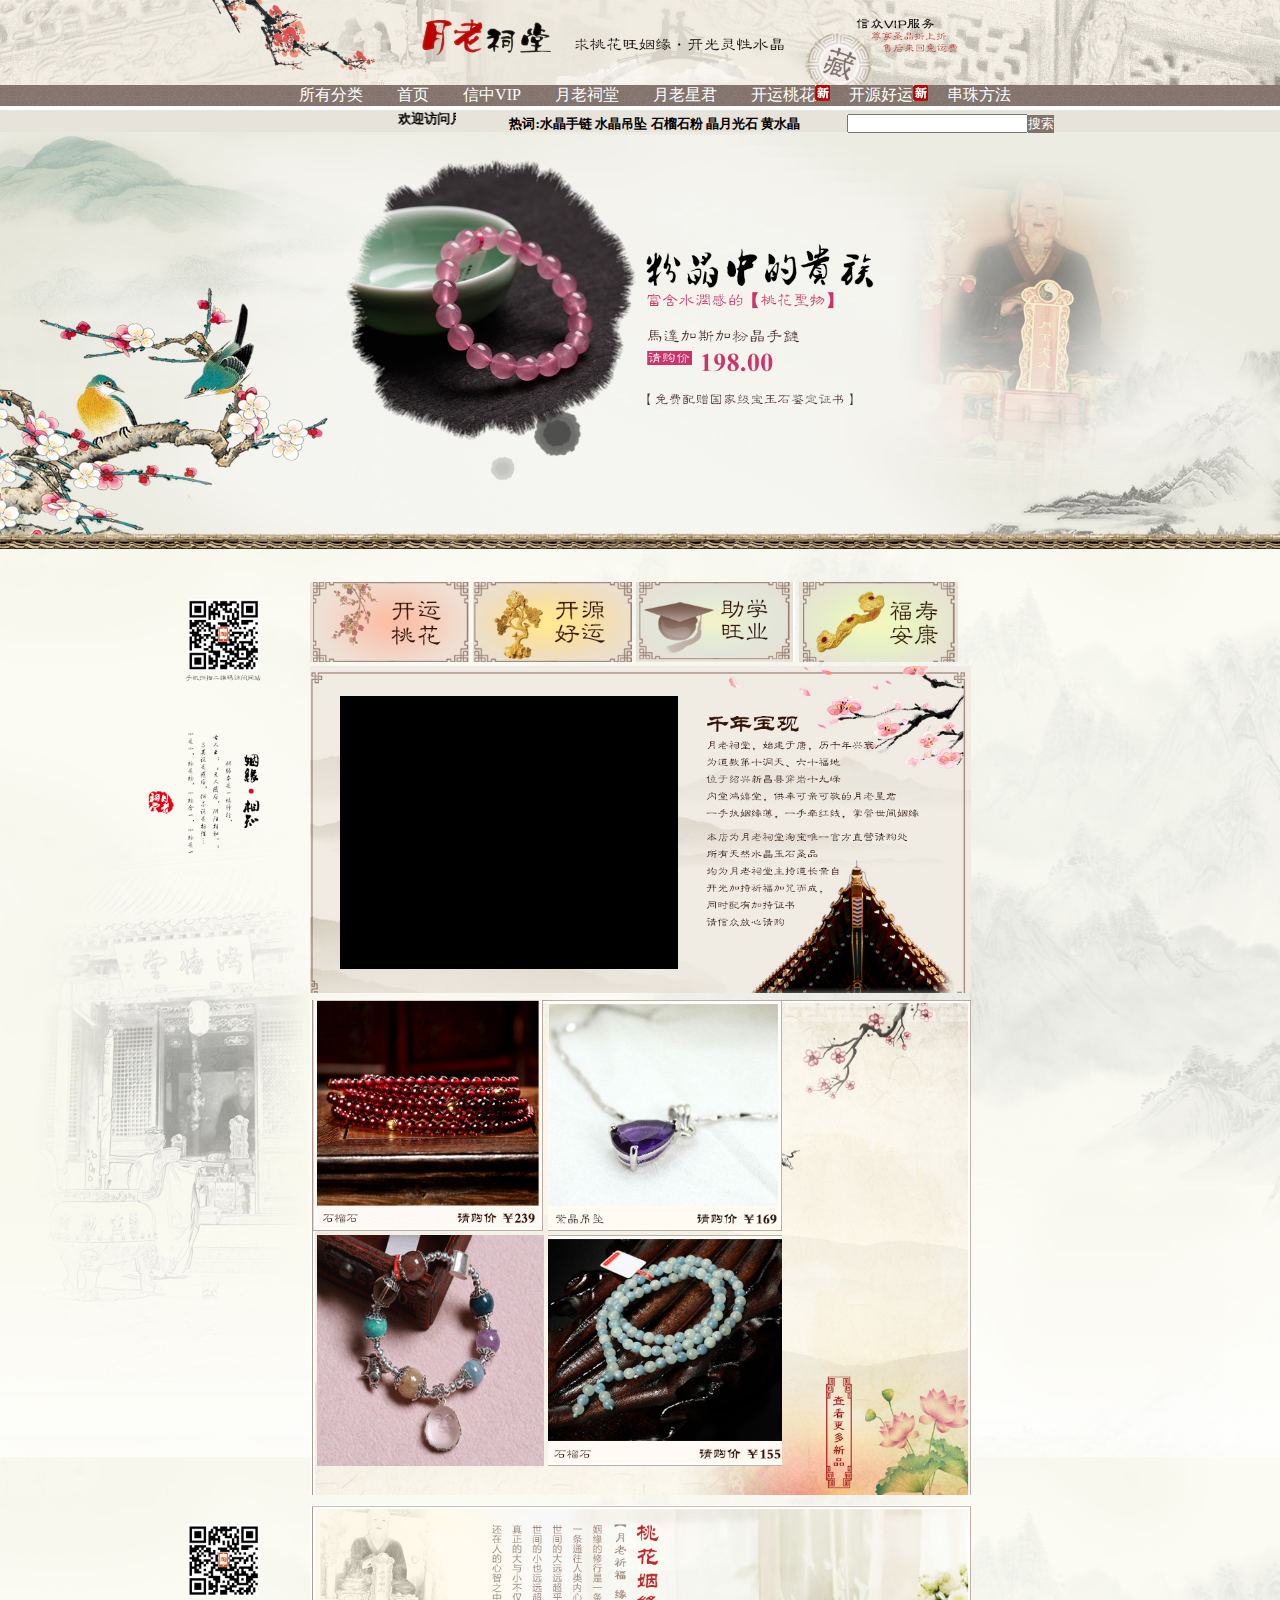
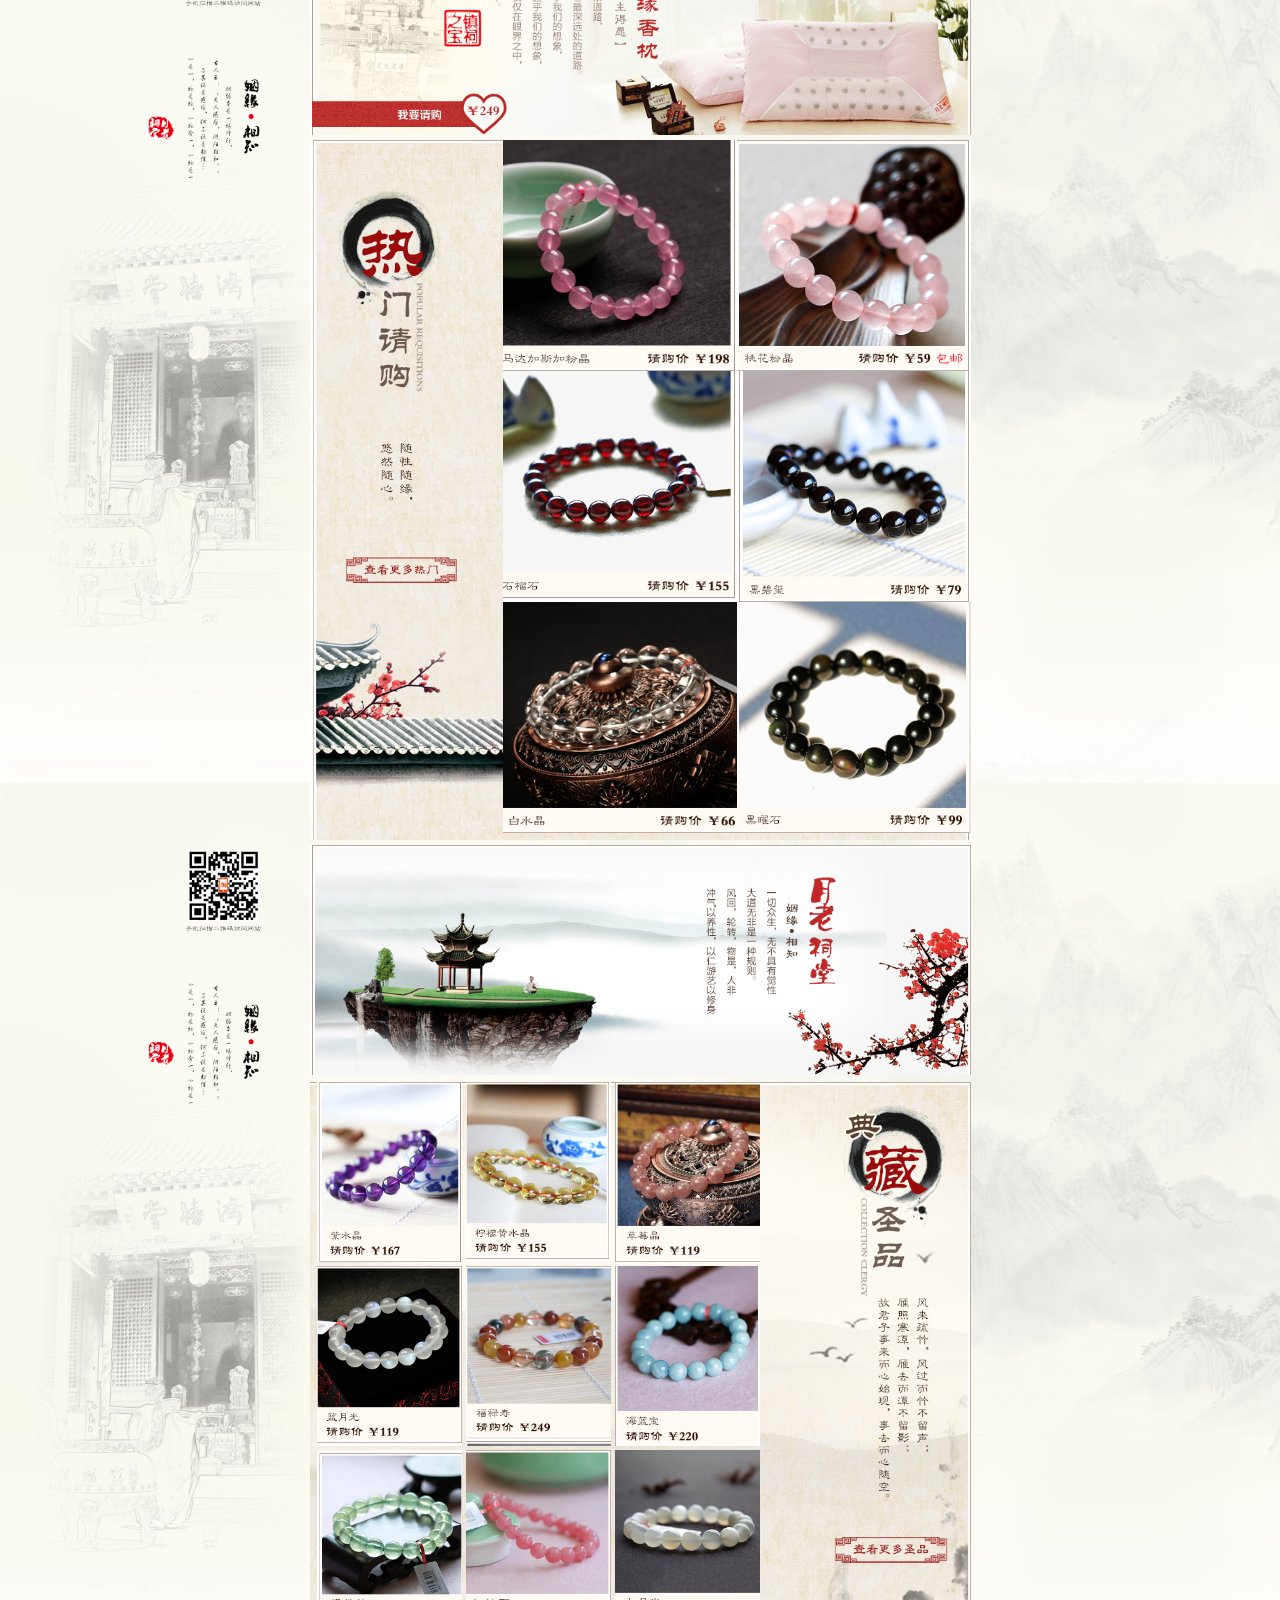
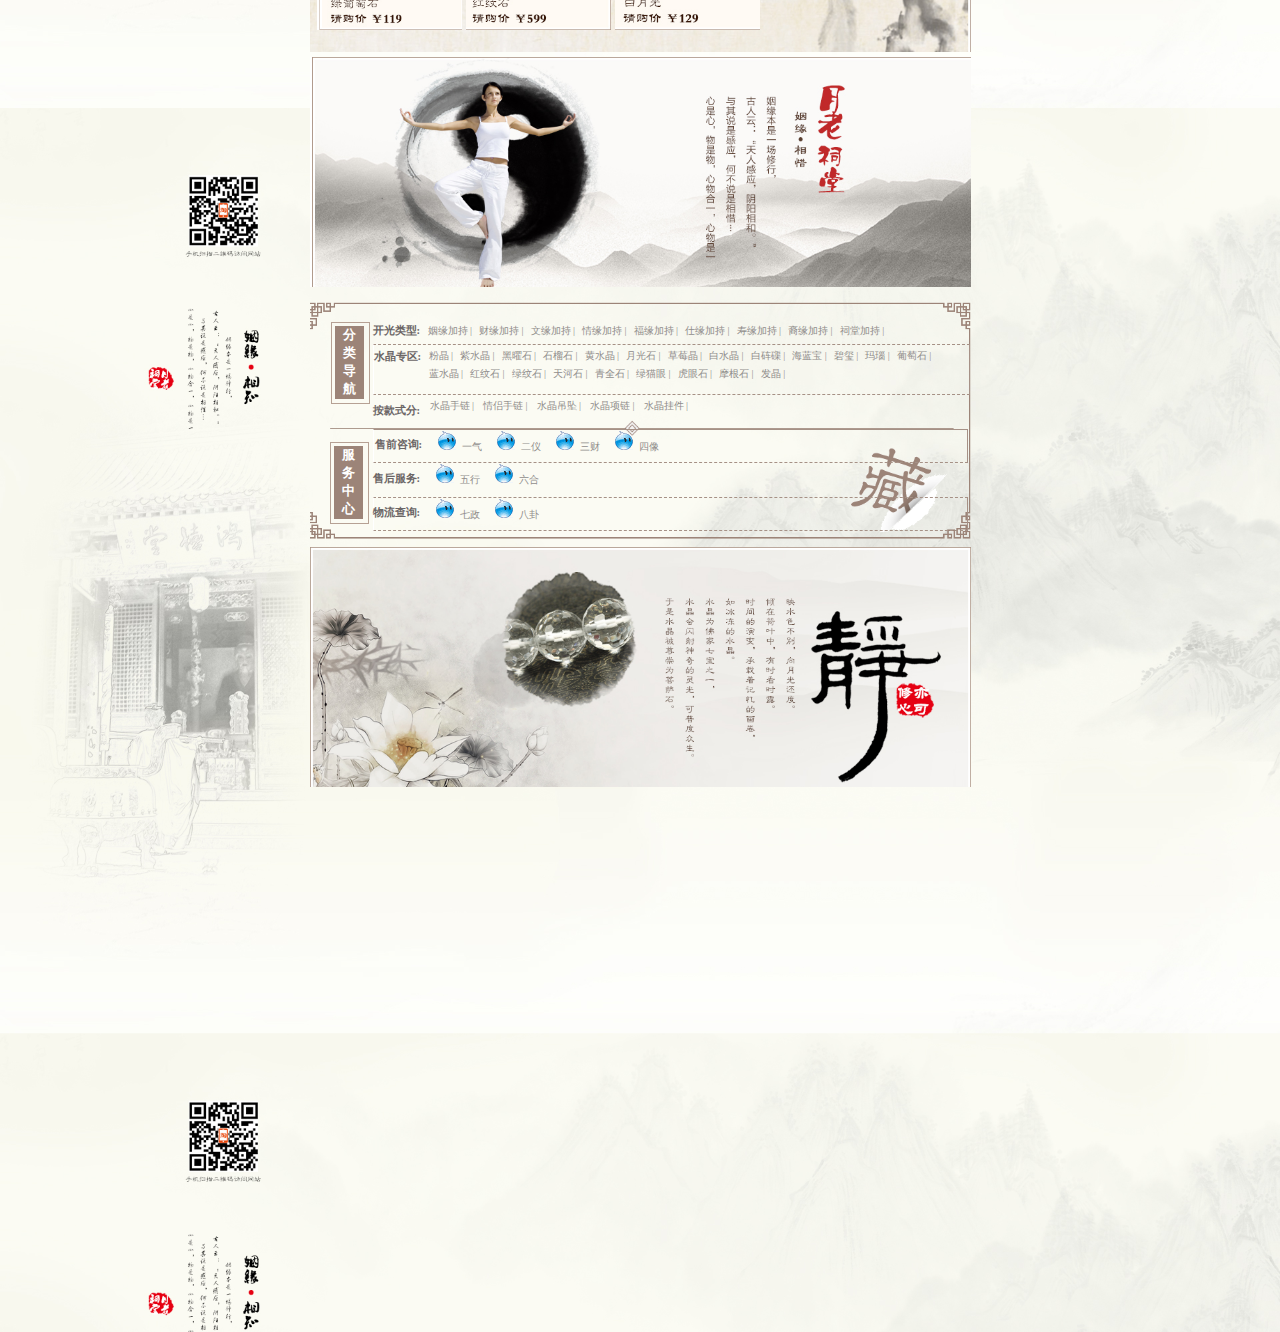
<file: weiketao/维客淘.html>
<!DOCTYPE html PUBLIC "-//W3C//DTD XHTML 1.0 Transitional//EN" "http://www.w3.org/TR/xhtml1/DTD/xhtml1-transitional.dtd">
<html xmlns="http://www.w3.org/1999/xhtml">
<head>
<meta http-equiv="Content-Type" content="text/html; charset=utf-8" />
<title>维克淘~</title>
<link href="style/style.css" rel="stylesheet" type="text/css" />
</head>

<body>
	<div id="shouye">
    	<div id="caidan">
        <ul>
        	<li><a href="#">所有分类</a></li>
            <li><a href="#" >首页</a></li>
            <li><a href="#">信中VIP</a></li>
            <li><a href="#">月老祠堂</a></li>
            <li><a href="#">月老星君</a></li>
            <li><a href="#">开运桃花<img src="images/images/images/xin_03.jpg"  style="position:absolute"/></a></li>
            <li><a href="#">开源好运<img src="images/images/images/xin_03.jpg"  style="position:absolute"/></a></li>
            <li><a href="#">串珠方法</a></li>
        </ul>
        </div>	
    </div>
    <div id="taohua">
    	<div id="sousuo" align="center"><h5><marquee direction="left" width="230px">欢迎访问月老祠堂，望您能找到属于自己的缘分！</marquee>&nbsp;&nbsp;&nbsp;&nbsp;&nbsp;&nbsp;&nbsp;&nbsp;&nbsp;&nbsp;&nbsp;&nbsp;&nbsp;&nbsp;&nbsp;&nbsp;热词:<a href="#">水晶手链</a>
       <a href="#">水晶吊坠</a>
       <a href="#">石榴石粉</a>
       <a href="#">晶月光石</a>
       <a href="#">黄水晶</a>
&nbsp;&nbsp;&nbsp;&nbsp;&nbsp;&nbsp;&nbsp;&nbsp;&nbsp;&nbsp;&nbsp;&nbsp;
        <input type="text"/><input type="submit" id="sousuo2" value="搜索" /></h5></div>
        <div id="fenjing"></div>
    </div>
    <div id="beijing">
    	  <div id="kuang1">
          	<div id="wenzi">
            	<input type="image" src="images/images/images/wenzi_03.jpg" style="width:159px; height:80px;" />
                <input type="image" src="images/images/images/wenzi_05.jpg"  style="width:159px; height:80px;"/>
                <input type="image" src="images/images/images/wenzi_07.jpg"  style="width:159px; height:80px;"/>
                <input type="image" src="images/images/images/wenzi_09.jpg"  style="width:159px; height:80px;"/>
            </div>
            <div id="qiannianbaoguan"><img src="images/images/images/wenzi2_03.gif" style=" width:220px; height:220px; float:right; margin-right:50px; margin-top:50px;"/>
            	<div id="shipin"></div>
            </div>
          </div>
          <div id="kuang2">
          	<input type="image" src="images/images/images/kuang2tu_10.png" style="width:234px; height:231px;"/>
            <input type="image" src="images/images/images/kuang2tu_07.png" style="width:234px; height:231px;"/><br />
            <input type="image" src="images/images/images/kuang2tu_17.png" style="width:234px; height:231px;"/>
            <input type="image" src="images/images/images/kuang2tu_15.jpg" style="width:234px; height:231px;"/>
          </div>
          <div id="xiangzhen"></div>
          <div id="kuang3">
          	<input type="image" src="images/images/images/tutu_05.jpg" style="width:234px; height:231px;" class="tupian1"/>
            <input type="image" src="images/images/images/tutu_08.jpg" style="width:234px; height:231px;" class="tupian1"/><br />
            <input type="image" src="images/images/images/tutu_13.jpg" style="width:234px; height:231px;" class="tupian1"/>
            <input type="image" src="images/images/images/tutu_14.jpg" style="width:234px; height:231px;" class="tupian1"/><br />
            <input type="image" src="images/images/images/tutu_18.jpg" style="width:234px; height:231px;" class="tupian1"/>
            <input type="image" src="images/images/images/tutu_20.jpg" style="width:234px; height:231px;" class="tupian1"/>
          </div>
          <div id="yuelao"></div>
          <div id="kuang4">
          	<div id="tupiankuang">
            <input type="image" src="images/images/images/zhuozi2_05.jpg" style="width:145px; height:180px;"/>
            <input type="image" src="images/images/images/zhuozi2_07.jpg" style="width:145px; height:180px;"/>
            <input type="image" src="images/images/images/zhuozi2_09.jpg" style="width:145px; height:180px;"/><br />
            <input type="image" src="images/images/images/zhuozi2_13.jpg" style="width:145px; height:180px;"/>
            <input type="image" src="images/images/images/zhuozi2_16.jpg" style="width:145px; height:180px;"/>
            <input type="image" src="images/images/images/zhuozi2_18.jpg" style="width:145px; height:180px;"/><br />
            <input type="image" src="images/images/images/zhuozi2_21.jpg" style="width:145px; height:180px;"/>
            <input type="image" src="images/images/images/zhuozi2_24.jpg" style="width:145px; height:180px;"/>
            <input type="image" src="images/images/images/zhuozi2_26.jpg" style="width:145px; height:180px;"/>
            </div>
          </div>
          <div id="kuang5"></div>
          <div id="kuang6">
          	<div id="shang">
            	<div id="fen">
                	<div id="fen1"><h5>分<br />类<br />导<br />航</h5></div>
                </div>
                <div id="cai1">
                	<div id="kai">
                    	<div id="zuo1"><h6>开光类型:</h6></div>
                        <div id="you1">
                        	<ul>
                            	<li><a href="#">姻缘加持</a>&nbsp;|</li>
                                <li><a href="#">财缘加持</a>&nbsp;|</li>
                                <li><a href="#">文缘加持</a>&nbsp;|</li>
                                <li><a href="#">情缘加持</a>&nbsp;|</li>
                                <li><a href="#">福缘加持</a>&nbsp;|</li>
                                <li><a href="#">仕缘加持</a>&nbsp;|</li>
                                <li><a href="#">寿缘加持</a>&nbsp;|</li>
                                <li><a href="#">裔缘加持</a>&nbsp;|</li>
                                <li><a href="#">祠堂加持</a>&nbsp;|</li>
                            </ul>
                        </div>
                    </div>
                    <div id="shui">
                    	<div id="zuo2"><h6>水晶专区:</h6></div>
                        <div id="you2">
                        	<ul>
                            	<li><a href="#">粉晶</a>&nbsp;|</li>
                                <li><a href="#">紫水晶</a>&nbsp;|</li>
                                <li><a href="#">黑曜石</a>&nbsp;|</li>
                                <li><a href="#">石榴石</a>&nbsp;|</li>
                                <li><a href="#">黄水晶</a>&nbsp;|</li>
                                <li><a href="#">月光石</a>&nbsp;|</li>
                                <li><a href="#">草莓晶</a>&nbsp;|</li>
                                <li><a href="#">白水晶</a>&nbsp;|</li>
                                <li><a href="#">白砗磲</a>&nbsp;|</li>
                                <li><a href="#">海蓝宝</a>&nbsp;|</li>
                                <li><a href="#">碧玺</a>&nbsp;|</li>
                                <li><a href="#">玛瑙</a>&nbsp;|</li>
                                <li><a href="#">葡萄石</a>&nbsp;|</li><br />
                                <li><a href="#">蓝水晶</a>&nbsp;|</li>
                                <li><a href="#">红纹石</a>&nbsp;|</li>
                                <li><a href="#">绿纹石</a>&nbsp;|</li>
                                <li><a href="#">天河石</a>&nbsp;|</li>
                                <li><a href="#">青全石</a>&nbsp;|</li>
                                <li><a href="#">绿猫眼</a>&nbsp;|</li>
                                <li><a href="#">虎眼石</a>&nbsp;|</li>
                                <li><a href="#">摩根石</a>&nbsp;|</li>
                                <li><a href="#">发晶</a>&nbsp;|</li>
                            </ul>
                        </div>
                    </div>
                    <div id="an">
                    	<div id="zuo3"><h6>按款式分:</h6></div>
                        <div id="you3">
                        	<ul>
                            	<li><a href="#">水晶手链</a>&nbsp;|</li>
                                <li><a href="#">情侣手链</a>&nbsp;|</li>
                                <li><a href="#">水晶吊坠</a>&nbsp;|</li>
                                <li><a href="#">水晶项链</a>&nbsp;|</li>
                                <li><a href="#">水晶挂件</a>&nbsp;|</li>
                            </ul>
                        </div>
                    </div>
                </div>
            </div>
            <div id="xia">
            	<div id="fu">
                	<div id="fu1"><h5>服<br />务<br />中<br />心</h5></div>
                </div>
                <div id="cai2">
                	<div id="shou1">
                    	<div id="zuo4"><h6>售前咨询:</h6></div>
                        <div id="you4">
                        	<ul>
                            	<li><a href="#"><img src="images/images/images/wang_05.png" />&nbsp;&nbsp;一气</a></li>
                                <li><a href="#"><img src="images/images/images/wang_05.png" />&nbsp;&nbsp;二仪</a></li>
                                <li><a href="#"><img src="images/images/images/wang_05.png" />&nbsp;&nbsp;三财</a></li>
                                <li><a href="#"><img src="images/images/images/wang_05.png" />&nbsp;&nbsp;四像</a></li>
                            </ul>
                        </div>
                    </div>
                    <div id="shou2">
                    	<div id="zuo5"><h6>售后服务:</h6></div>
                        <div id="you5">
                        	<ul>
                            	<li><a href="#"><img src="images/images/images/wang_05.png" />&nbsp;&nbsp;五行</a></li>
                                <li><a href="#"><img src="images/images/images/wang_05.png" />&nbsp;&nbsp;六合</a></li>
                            </ul>
                        </div>
                    </div>
                    <div id="wu">
                    	<div id="zuo6"><h6>物流查询:</h6></div>
                        <div id="you6">
                        	<ul>
                            	<li><a href="#"><img src="images/images/images/wang_05.png" />&nbsp;&nbsp;七政</a></li>
                                <li><a href="#"><img src="images/images/images/wang_05.png" />&nbsp;&nbsp;八卦</a></li>
                            </ul>
                        </div>
                    </div>
                </div>
            </div>
          </div>
          <div id="jing"></div>
    </div>
 
</body>
</html>
</file>
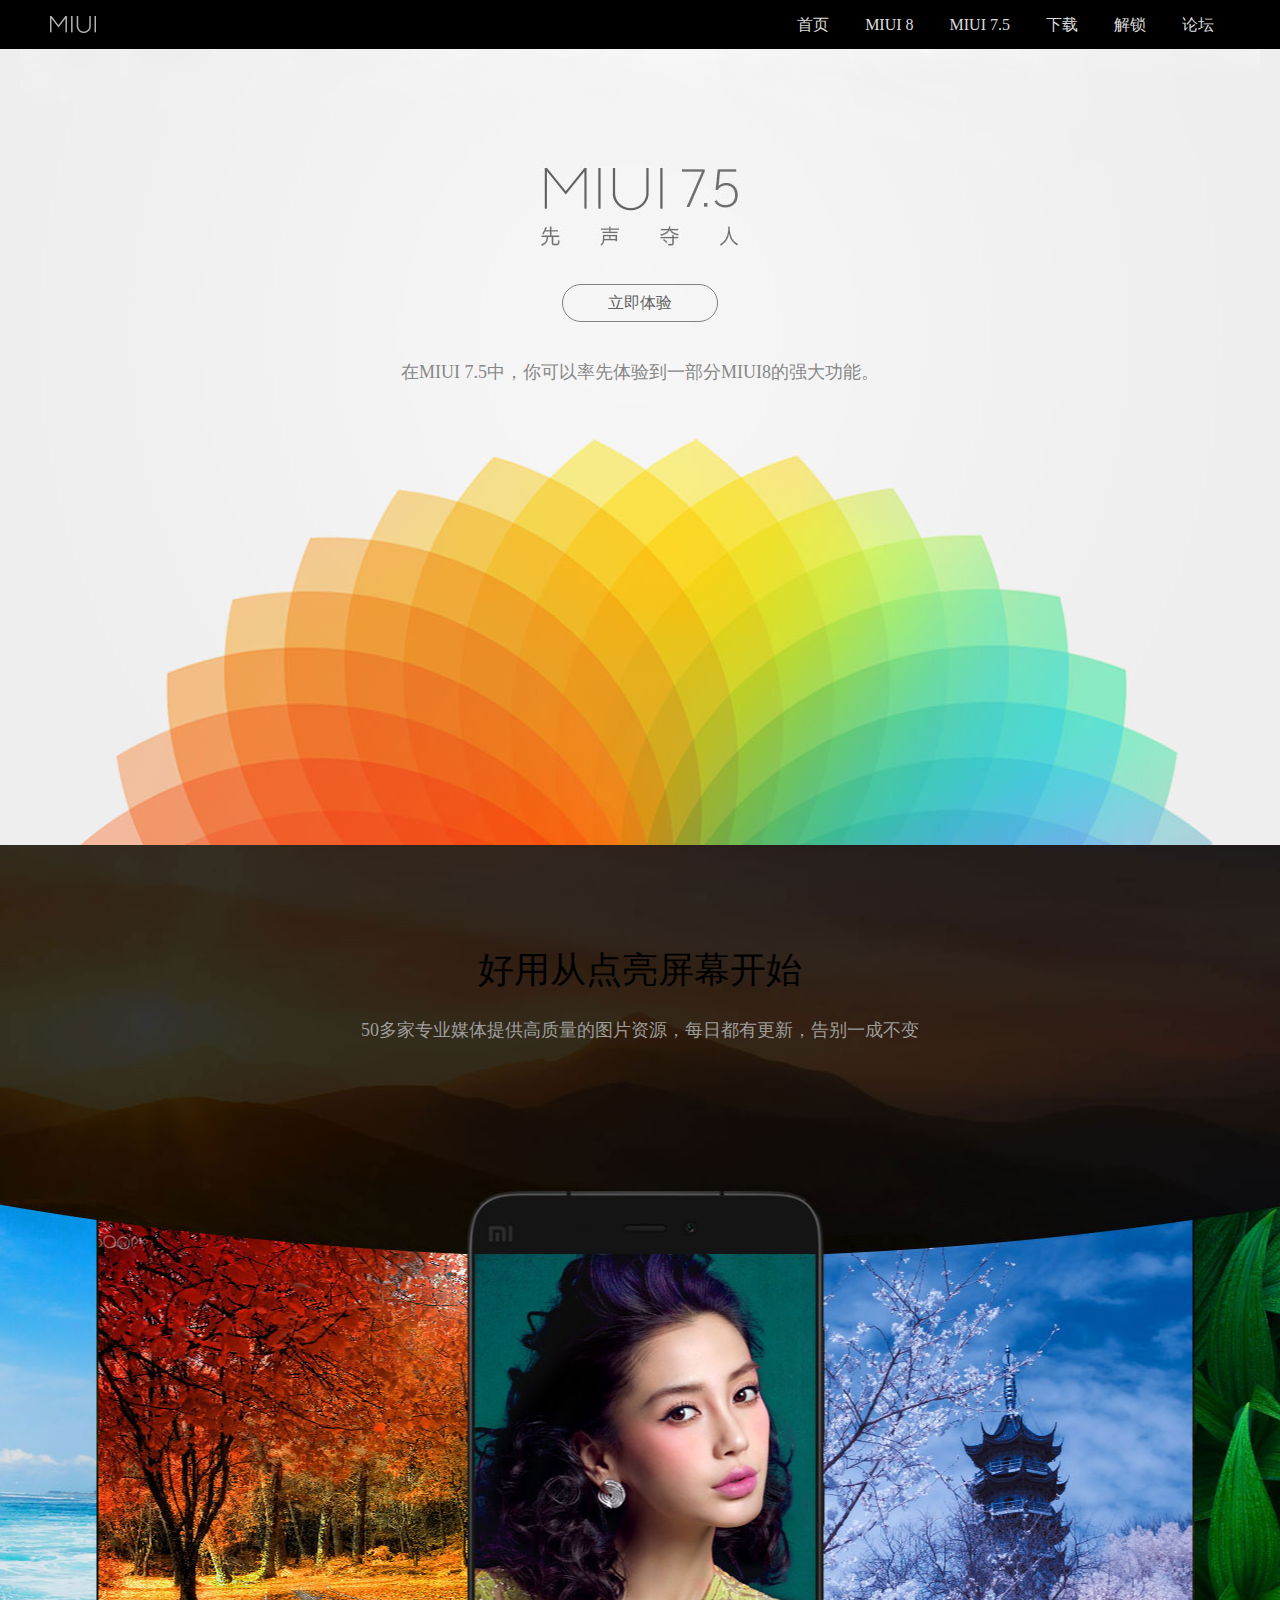
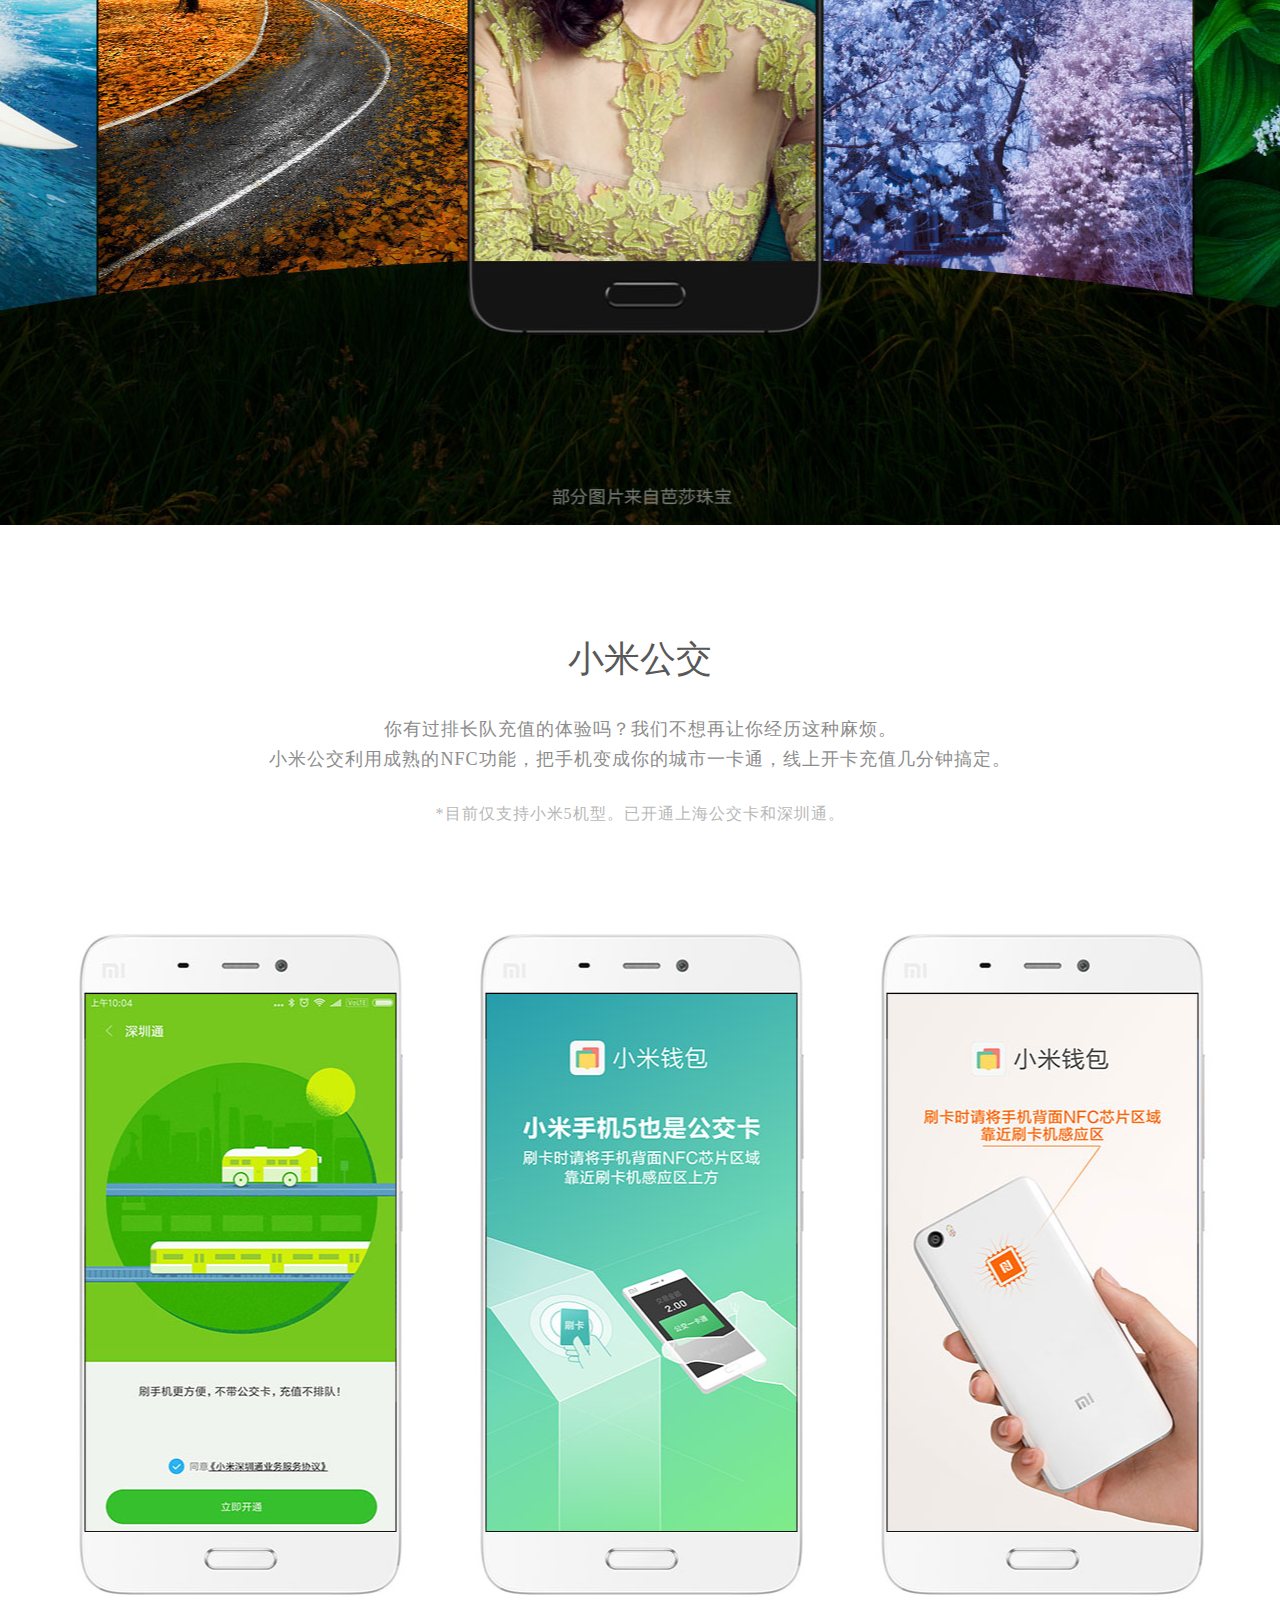
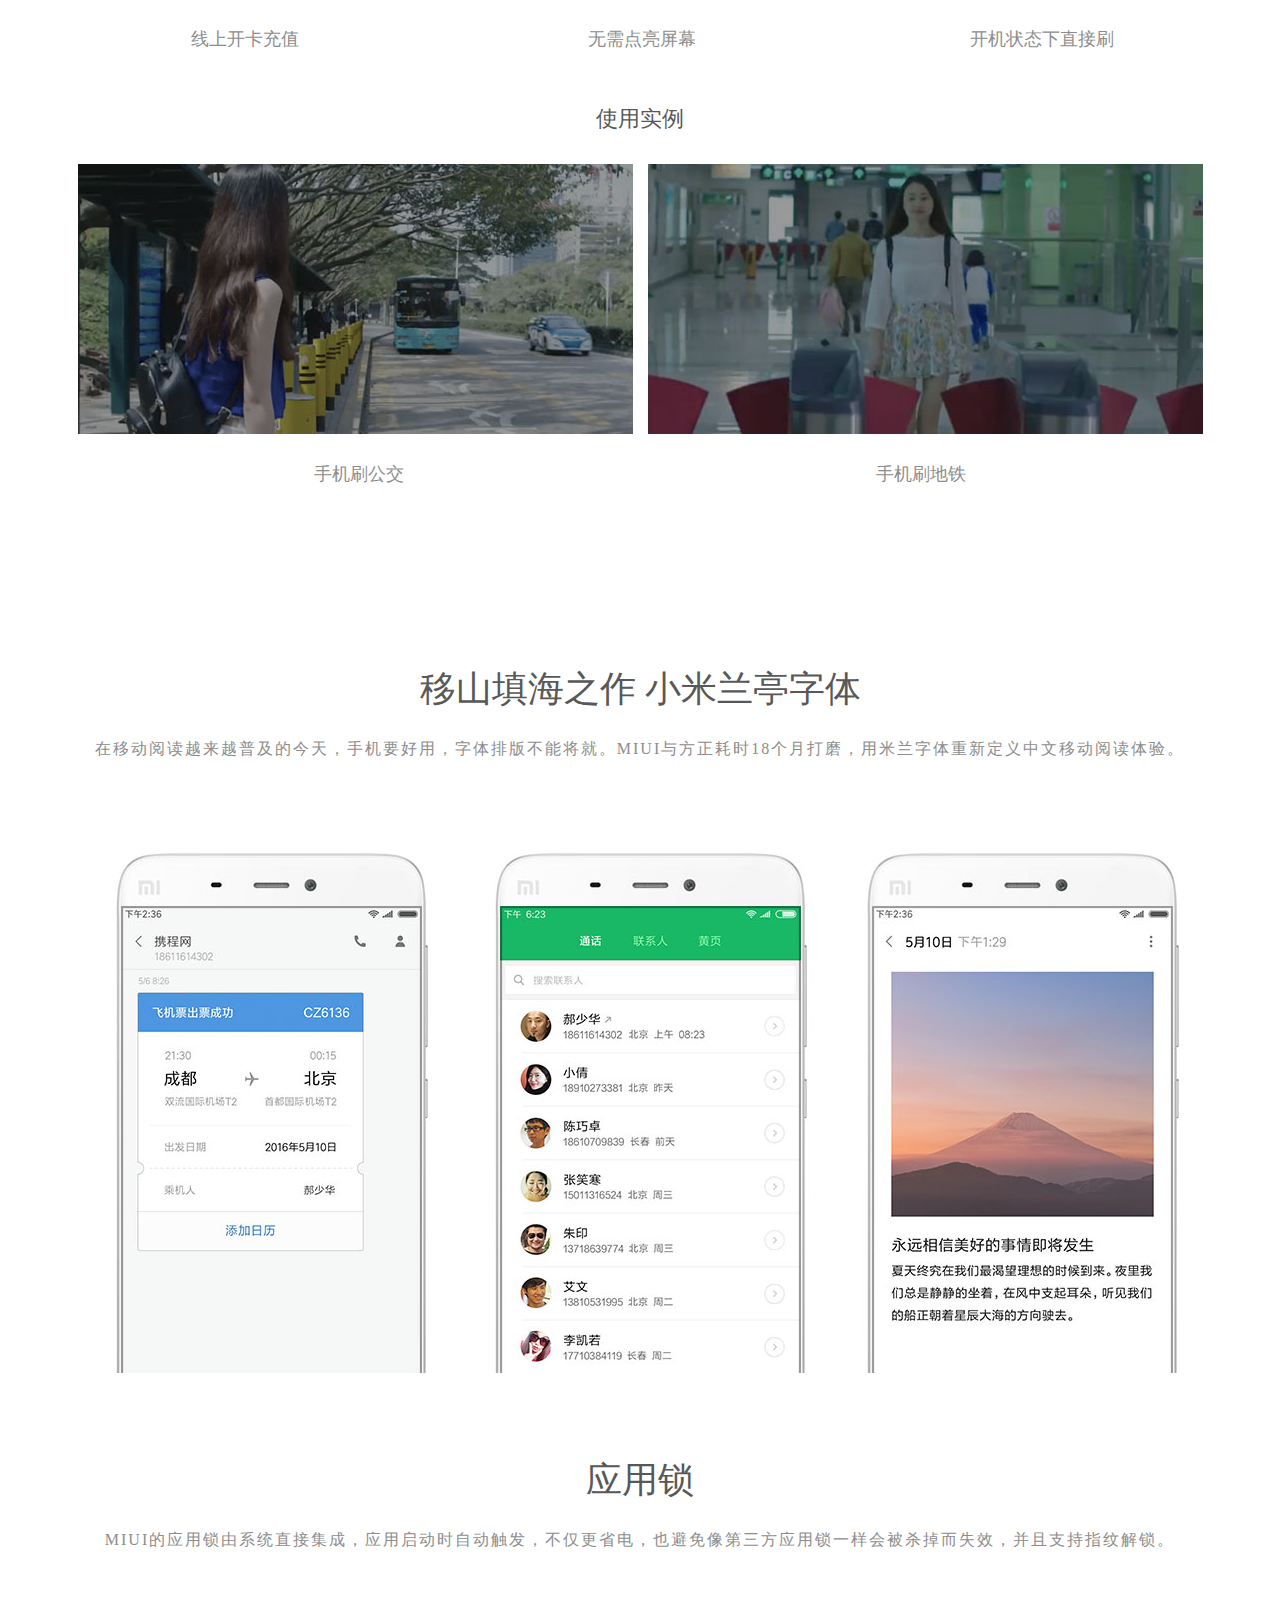
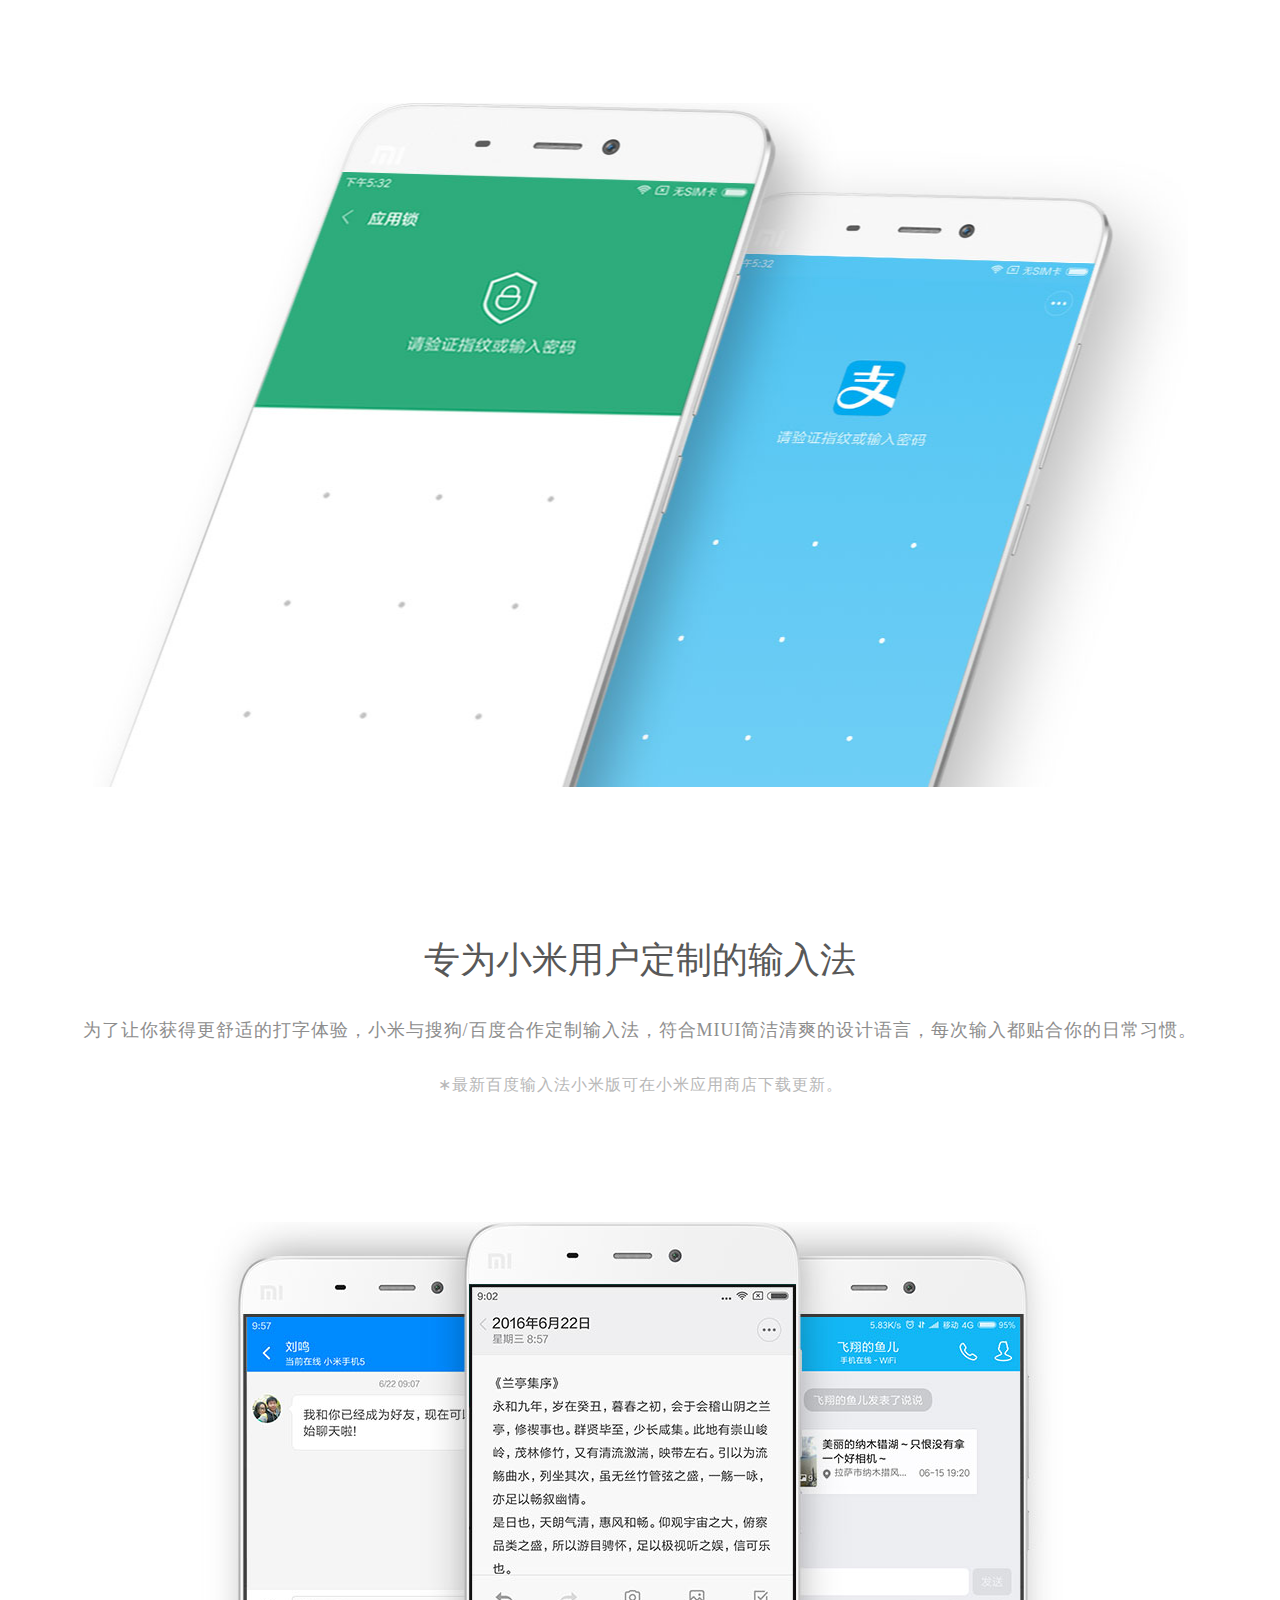
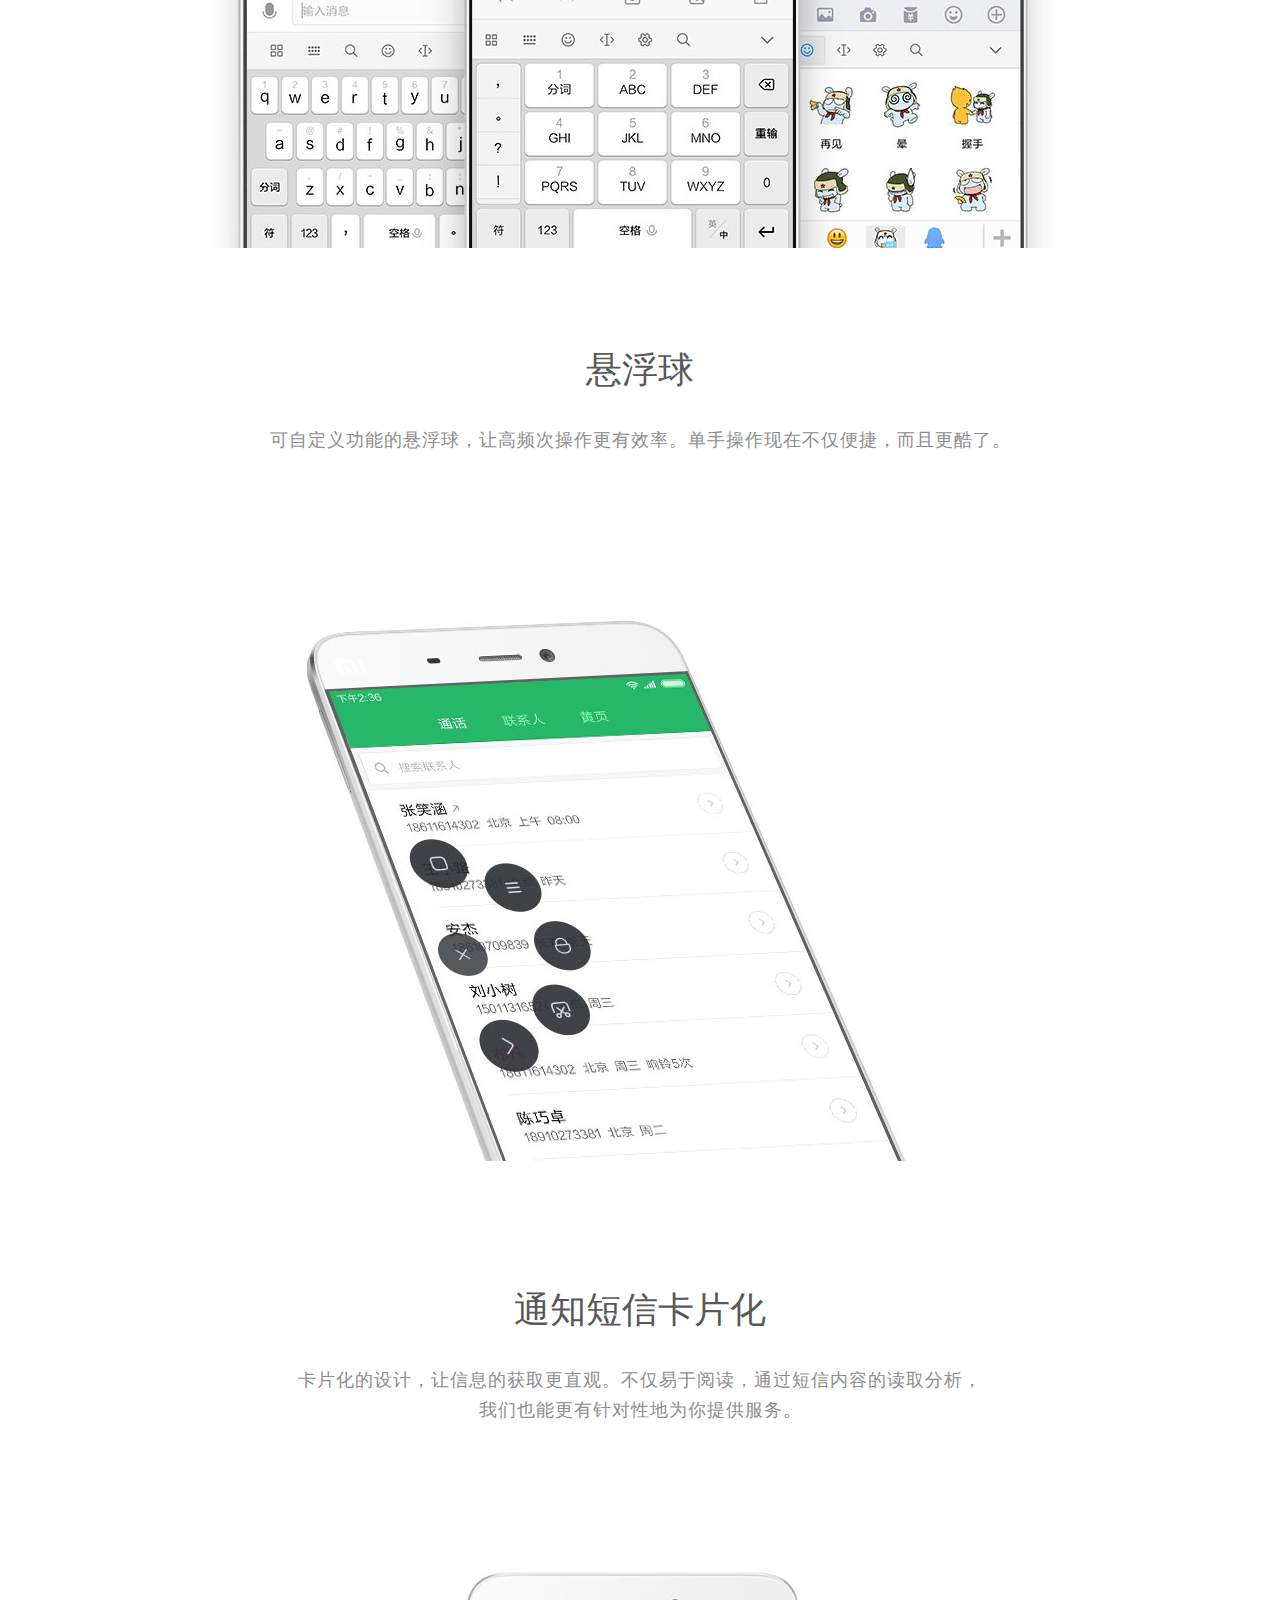
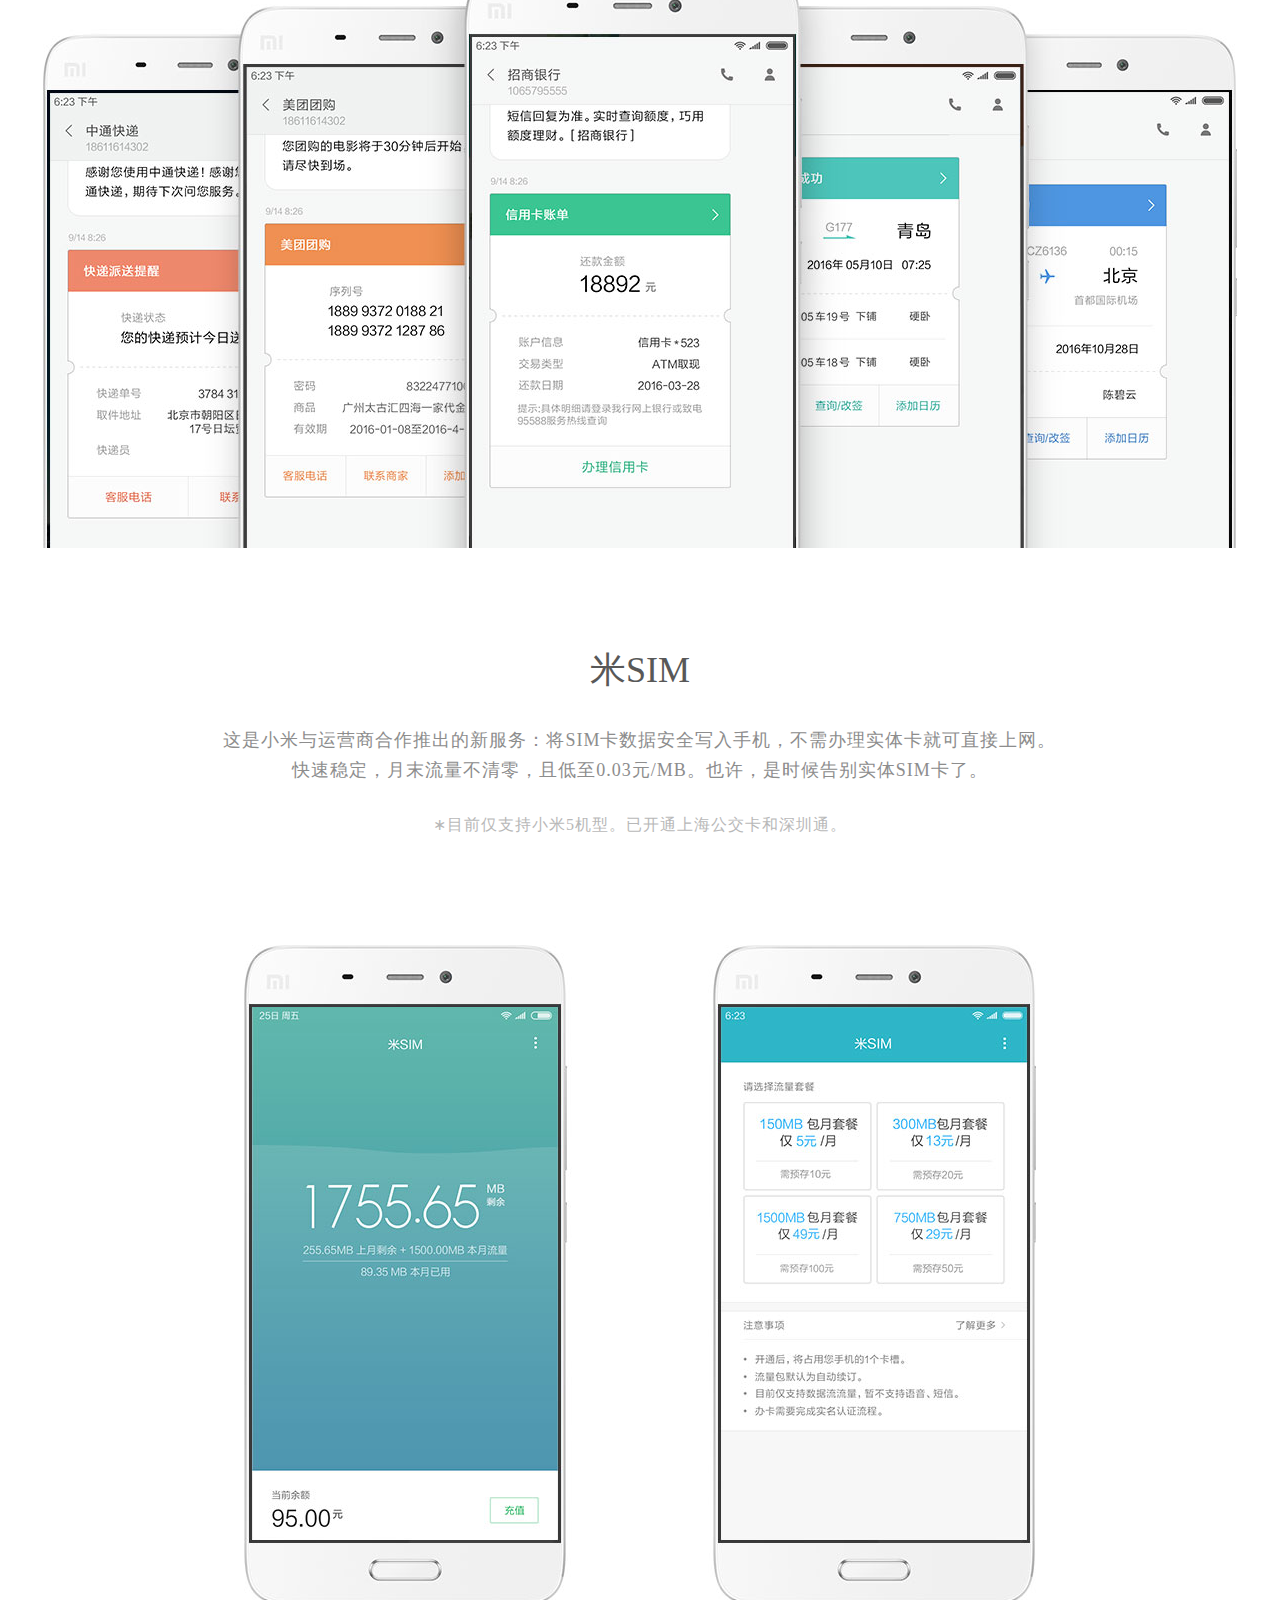
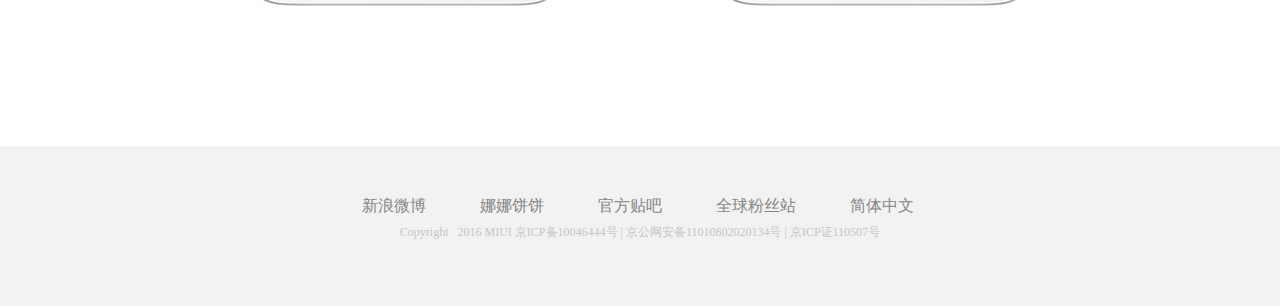
<file: xiaomi/xm.html>
<!DOCTYPE html PUBLIC "-//W3C//DTD XHTML 1.0 Transitional//EN" "http://www.w3.org/TR/xhtml1/DTD/xhtml1-transitional.dtd">
<html xmlns="http://www.w3.org/1999/xhtml">
<head>
<meta http-equiv="Content-Type" content="text/html; charset=utf-8" />

<title>小米</title>
<link href="style/style.css" rel="stylesheet" type="text/css" />
</head>

<body>
<div id="head">
	<div id="head_left">
    	<img src="images/index_0.png" />
    </div>
    <div id="head_right">
    	<ul>
        <li><a href="#">首页</a></li>
        <li><a href="#">MIUI 8</a></li>
        <li><a href="#">MIUI 7.5</a></li>
        <li><a href="#">下载</a></li>
        <li><a href="#">解锁</a></li>
        <li><a href="#">论坛</a></li>
        </ul>
    </div>
</div>
<div id="xm_con_1">
	<div id="xm_con_1_m">
    	<a href="#">立即体验</a>
        <p>在MIUI 7.5中，你可以率先体验到一部分MIUI8的强大功能。</p>
    </div>
</div>
<div id="xm_con_2">
	<div id="xm_con_2_m">
    	<h2>好用从点亮屏幕开始</h2>
        <p>50多家专业媒体提供高质量的图片资源，每日都有更新，告别一成不变</p>
    </div>
</div>
<div id="xm_con_3">
	<h2>小米公交</h2>
    <p>你有过排长队充值的体验吗？我们不想再让你经历这种麻烦。</p>
    <p>小米公交利用成熟的NFC功能，把手机变成你的城市一卡通，线上开卡充值几分钟搞定。</p>
    <p class="zs">*目前仅支持小米5机型。已开通上海公交卡和深圳通。</p>
    <div id="xm_con_3_sj">
    	<ul>
        	<li class="sj_1">线上开卡充值</li>
            <li class="sj_2">无需点亮屏幕</li>
            <li class="sj_3">开机状态下直接刷</li>
        </ul>
    </div>
    <h4>使用实例</h4>
    <div id="xm_con_3_gj">
    	<ul>
        	<li class="gj_1">手机刷公交</li>
            <li class="gj_2">手机刷地铁</li>
        </ul>
    </div>
</div>
<div id="xm_con_4">
	<h2>移山填海之作 小米兰亭字体</h2>
    <p>在移动阅读越来越普及的今天，手机要好用，字体排版不能将就。MIUI与方正耗时18个月打磨，用米兰字体重新定义中文移动阅读体验。</p>
</div>
<div id="xm_con_4_img"></div>
<div id="xm_con_5">
	<h2>应用锁</h2>
    <p>MIUI的应用锁由系统直接集成，应用启动时自动触发，不仅更省电，也避免像第三方应用锁一样会被杀掉而失效，并且支持指纹解锁。</p>
    <div id="xm_con_5_sj"></div>
</div>
<div id="xm_con_6">
	<h2>专为小米用户定制的输入法</h2>
    <p>为了让你获得更舒适的打字体验，小米与搜狗/百度合作定制输入法，符合MIUI简洁清爽的设计语言，每次输入都贴合你的日常习惯。</p>
    <p class="zs">&lowast;最新百度输入法小米版可在小米应用商店下载更新。</p>
    <div id="xm_con_6_sj"></div>
</div>
<div id="xm_con_7">
	<h2>悬浮球</h2>
    <p>可自定义功能的悬浮球，让高频次操作更有效率。单手操作现在不仅便捷，而且更酷了。</p>
    <div id="xm_con_7_sj"></div>
</div>
<div id="xm_con_8">
	<h2>通知短信卡片化</h2>
    <p>卡片化的设计，让信息的获取更直观。不仅易于阅读，通过短信内容的读取分析，</p>
    <p>我们也能更有针对性地为你提供服务。</p>
    <div id="xm_con_8_sj"></div>
</div>
<div id="xm_con_9">
	<h2>米SIM</h2>
    <p>这是小米与运营商合作推出的新服务：将SIM卡数据安全写入手机，不需办理实体卡就可直接上网。</p>
    <p>快速稳定，月末流量不清零，且低至0.03元/MB。也许，是时候告别实体SIM卡了。</p>
    <p class="zs">&lowast;目前仅支持小米5机型。已开通上海公交卡和深圳通。</p>
    <div id="xm_con_9_sj"></div>
</div>
<div id="footer">
	<ul>
    <li><a href="#">新浪微博</a></li>
    <li><a href="#">娜娜饼饼</a></li>
    <li><a href="#">官方贴吧</a></li>
    <li><a href="#">全球粉丝站</a></li>
    <li><a href="#">简体中文</a></li>
    </ul>
    <p>Copyright &nbsp; 2016 MIUI 京ICP备10046444号 | 京公网安备11010802020134号 | 京ICP证110507号</p>
</div>
</body>
</html>
</file>
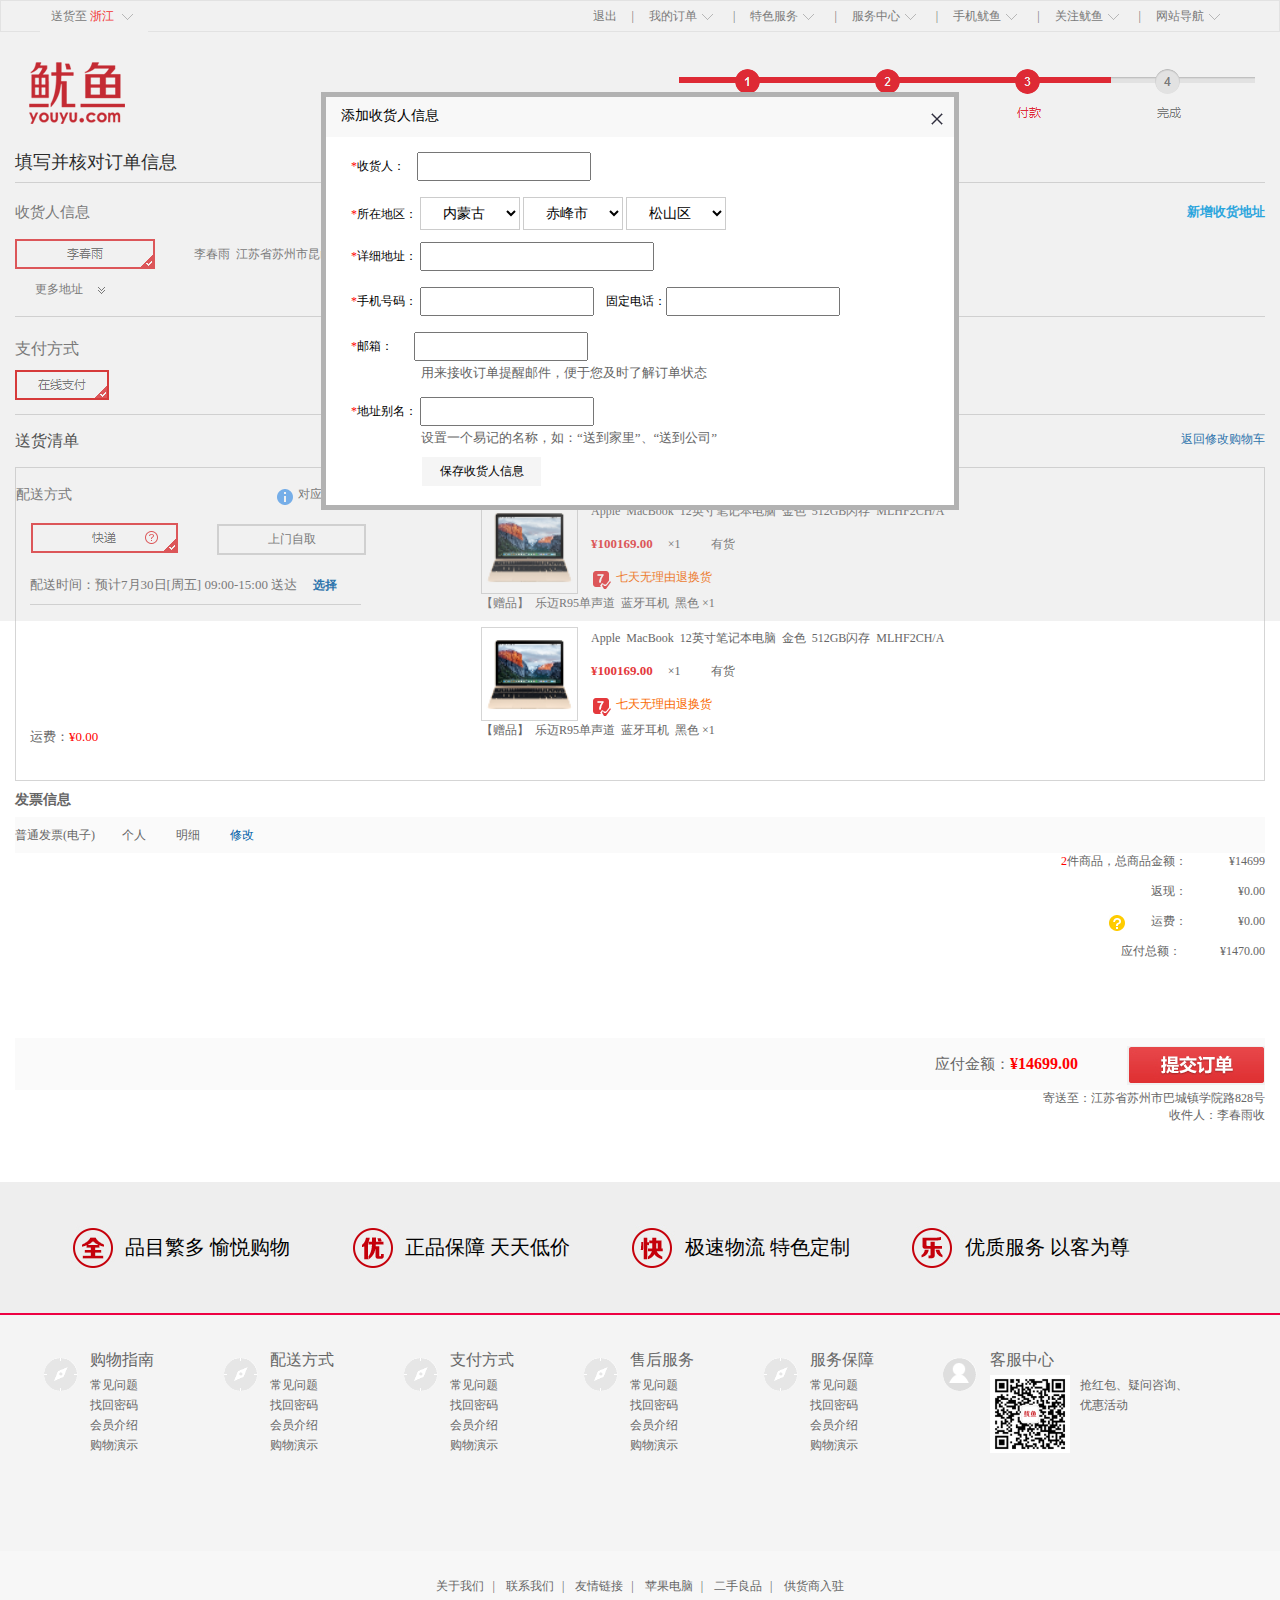
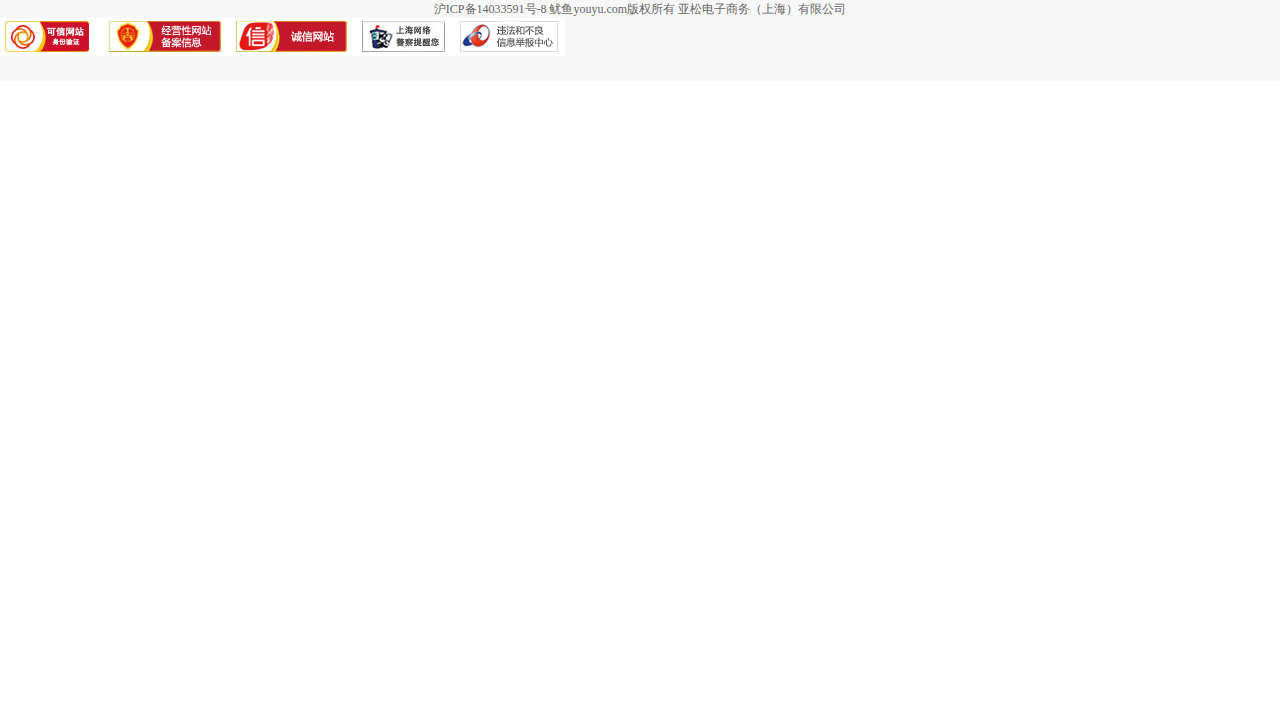
<file: youyuwang/addPerson.html>
<!DOCTYPE HTML PUBLIC "-//W3C//DTD HTML 4.01 Transitional//EN" "http://www.w3.org/TR/html4/loose.dtd">
<html lang="en">
<head>
	<meta http-equiv="Content-Type" content="text/html;charset=UTF-8">
	<title>鱿鱼网-添加收货人页面</title>
		<link rel="stylesheet" href="css/orderSure.css" />
<link rel="stylesheet" href="css/common.css"/>
<link rel="stylesheet" href="css/icons.css" />
<link rel="stylesheet" href="css/table.css" />
</head>
<body>
<!--顶部-->
	<div class="top">
    	<div class="top_center">
        	<div class="ship">
            	送货至 
                <b>浙江</b>
                <span class="jt_down"></span>
            </div>
            <ul class="top_bars">
            	<li><a href="#">退出</a>|</li>
                <li><a href="#">我的订单<span class="jt_down"></span></a>|</li>
                <li><a href="#">特色服务<span class="jt_down"></span></a>|</li>
                <li><a href="#">服务中心<span class="jt_down"></span></a>|</li>
                <li><a href="#">手机鱿鱼<span class="jt_down"></span></a>|</li>
                <li><a href="#">关注鱿鱼<span class="jt_down"></span></a>|</li>
                <li><a href="#">网站导航<span class="jt_down"></span></a></li>
      
            </ul>
        </div>
    </div>
    <!--头部-->
    <div class="bgred">
    <div class="header3">
    	<a href="#"><img src="images/logo.png"  class="oneImg"></a>
    	

        <div class="h3_right">
        	<img src="images/10-鱿鱼网-支付_03.png" alt="">
        </div>
       
    </div>
     <p class="orderButtom">填写并核对订单信息</p>
    <!--中间复杂部分-->
    <div class="content">
    	<div class="contentCenter">
    		<div class="centerTop">
    			<b>收货人信息</b><font>新增收货地址</font>
    			<img src="images/sureLogo_03.png" alt="" class="name">
    			<span>李春雨&nbsp;&nbsp;江苏省苏州市昆山市巴城镇学院路828号  18662163367</span>
    			<p><a href="#">更多地址<img src="images/33_03.png" alt=""></a></p>
    		</div>
    		<div class="applyMethed">
    			<span>支付方式</span>
    			<img src="images/sureLogo_06.png" alt="">
    		</div>
    		<p class="singleP"><b>送货清单</b><span><a href="#">返回修改购物车</a></span></p>
    		<div class="bigDiv">
    			<div class="oneDiv">
    				<div class="oneDivTop">
    					<p>配送方式<a href="#">对应商品	</a><img src="images/8-鱿鱼网-订单确认_03.png" alt=""></p>
    					<img src="images/sureLogo_10.png" class="kuai"><span>上门自取</span>
    					<pre>配送时间：预计7月30日[周五] 09:00-15:00 送达     <a href="#">选择</a></pre>
    				</div>
    				<div class="oneDivBottom">
    					<p>运费：<font>¥0.00</font></p>
    				</div>
    			</div>
    			<div class="twoDiv">
    				<b>商家：鱿鱼自营</b>
    				<ul class="oneUL">
    					<li>
    						<img src="images/pic333_03.png" class="pic">
    						<p>Apple&nbsp;&nbsp;MacBook&nbsp;&nbsp;12英寸笔记本电脑&nbsp;&nbsp;金色&nbsp;&nbsp;512GB闪存&nbsp;&nbsp;MLHF2CH/A</p>
    						<p><font>¥100169.00</font>&nbsp;&nbsp;&nbsp;&nbsp;&nbsp;×1&nbsp;&nbsp;&nbsp;&nbsp;&nbsp;&nbsp;&nbsp;&nbsp;&nbsp;&nbsp;有货</p>
    						<p><img src="images/sureLogo_14.png" alt=""><span>七天无理由退换货</span></p>

    					</li>
    					<li><pre>【赠品】  乐迈R95单声道  蓝牙耳机  黑色 ×1</pre></li>

    				<ul class="twoUL">
    					<li>
    						<img src="images/pic333_03.png" class="pic">
    						<p>Apple&nbsp;&nbsp;MacBook&nbsp;&nbsp;12英寸笔记本电脑&nbsp;&nbsp;金色&nbsp;&nbsp;512GB闪存&nbsp;&nbsp;MLHF2CH/A</p>
    						<p><font>¥100169.00</font>&nbsp;&nbsp;&nbsp;&nbsp;&nbsp;×1&nbsp;&nbsp;&nbsp;&nbsp;&nbsp;&nbsp;&nbsp;&nbsp;&nbsp;&nbsp;有货</p>
    						<p><img src="images/sureLogo_14.png" alt=""><span>七天无理由退换货</span></p>
    						
    					</li>
    					<li><pre>【赠品】  乐迈R95单声道  蓝牙耳机  黑色 ×1</pre></li>
    				</ul>
    			</div>
    		</div>
    		<p class="fa">发票信息</p>
    		<p class="fapiao">
    			普通发票(电子)&nbsp;&nbsp;&nbsp;&nbsp;&nbsp;&nbsp;&nbsp;&nbsp;&nbsp;个人&nbsp;&nbsp;&nbsp;&nbsp;&nbsp;&nbsp;&nbsp;&nbsp;&nbsp;&nbsp;明细&nbsp;&nbsp;&nbsp;&nbsp;&nbsp;&nbsp;&nbsp;&nbsp;&nbsp;&nbsp;<a href="#">修改</a>
    		</p>
    		<div class="money">
    			<span><font>2</font>件商品，总商品金额：&nbsp;&nbsp;&nbsp;&nbsp;&nbsp;&nbsp;&nbsp;&nbsp;&nbsp;&nbsp;&nbsp;&nbsp;&nbsp;&nbsp;¥14699</span>
    			<span>返现：&nbsp;&nbsp;&nbsp;&nbsp;&nbsp;&nbsp;&nbsp;&nbsp;&nbsp;&nbsp;&nbsp;&nbsp;&nbsp;&nbsp;&nbsp;&nbsp;&nbsp;¥0.00</span>
    			
    			<span><img src="images/sureLogo_18.png" alt="">运费：&nbsp;&nbsp;&nbsp;&nbsp;&nbsp;&nbsp;&nbsp;&nbsp;&nbsp;&nbsp;&nbsp;&nbsp;&nbsp;&nbsp;&nbsp;&nbsp;&nbsp;¥0.00</span>
    			
    			<span>应付总额：&nbsp;&nbsp;&nbsp;&nbsp;&nbsp;&nbsp;&nbsp;&nbsp;&nbsp;&nbsp;&nbsp;&nbsp;&nbsp;¥1470.00</span>
    		</div>
    		<div class="submit">
    			<span>应付金额：<font>¥14699.00</font><img src="images/21_03.png" alt=""></span>
    		</div>
    		<div class="adress">
    			<p>寄送至：江苏省苏州市巴城镇学院路828号</p>
    			<p>收件人：李春雨收</p>
    		</div>
    	</div>

    </div>

	 <!--脚部-->
    <div class="footer3">
    	<div class="f3_top">
        	<div class="f3_center">
                <div class="ts1">品目繁多 愉悦购物</div>
                <div class="ts2">正品保障 天天低价</div>
                <div class="ts3">极速物流 特色定制</div>
                <div class="ts4">优质服务 以客为尊</div>
            </div>
        </div>
        <div class="f3_middle">
        	<ul class="f3_center">
            	<li class="f3_mi_li01">
                	<h1>购物指南</h1>
                    <p>常见问题</p>
                    <p>找回密码</p>
                    <p>会员介绍</p>
                    <p>购物演示</p>
                </li>
                <li class="f3_mi_li01">
                	<h1>配送方式</h1>
                    <p>常见问题</p>
                    <p>找回密码</p>
                    <p>会员介绍</p>
                    <p>购物演示</p>
                </li>
                <li class="f3_mi_li01">
                	<h1>支付方式</h1>
                    <p>常见问题</p>
                    <p>找回密码</p>
                    <p>会员介绍</p>
                    <p>购物演示</p>
                </li>
                <li class="f3_mi_li01">
                	<h1>售后服务</h1>
                    <p>常见问题</p>
                    <p>找回密码</p>
                    <p>会员介绍</p>
                    <p>购物演示</p>
                </li>
                <li class="f3_mi_li01">
                	<h1>服务保障</h1>
                    <p>常见问题</p>
                    <p>找回密码</p>
                    <p>会员介绍</p>
                    <p>购物演示</p>
                </li>
                <li class="f3_mi_li06">
                	<h1>客服中心</h1>
                    <img src="images/QRCodes.png">
                    <p>抢红包、疑问咨询、优惠活动</p>
                </li>
            </ul>
        </div>
        <div class="f3_bottom">
        	<p class="f3_links">
                <a href="#">关于我们</a>|
                <a href="#">联系我们</a>|
                <a href="#">友情链接</a>|
                <a href="#">苹果电脑</a>|
                <a href="#">二手良品</a>|
                <a href="#">供货商入驻</a> 
           	</p>
            <p>沪ICP备14033591号-8 鱿鱼youyu.com版权所有 亚松电子商务（上海）有限公司 </p>
            <img src="images/police.png">
            
        </div>
    </div>


<!--模态框div-->
<div class="model">
    <div class="addTable">
        <p class="title">添加收货人信息<img src="images/icons/cha_03.png" alt=""></p>
        <p class="titleB"> <font>*</font>收货人：&nbsp;&nbsp;&nbsp;&nbsp;<input type="text"></p>
        <p class="titleB"><font>*</font>所在地区：
            <select name="" id="">
                <option value="">内蒙古</option>
            </select>
            <select name="" id="">
                 <option value="">赤峰市</option>
            </select>
            <select name="" id="">
                 <option value="">松山区</option>
            </select>
        </p>
        <p class="titleB"><font>*</font>详细地址：&nbsp;<input type="text" class="care"></p>
         <p class="titleB"><font>*</font>手机号码：&nbsp;<input type="text">&nbsp;&nbsp;&nbsp;&nbsp;固定电话：<input type="text"></p>
         <p class="titleB"><font>*</font>邮箱：&nbsp;&nbsp;&nbsp;&nbsp;&nbsp;&nbsp;&nbsp;<input type="text"><span>用来接收订单提醒邮件，便于您及时了解订单状态</span></p>
         <p class="titleB titleD"><font>*</font>地址别名：&nbsp;<input type="text"><span>设置一个易记的名称，如：“送到家里”、“送到公司”</span></p>
         <p class="titleC">保存收货人信息</p>
    </div>
</div>



</body>
</html>
</file>
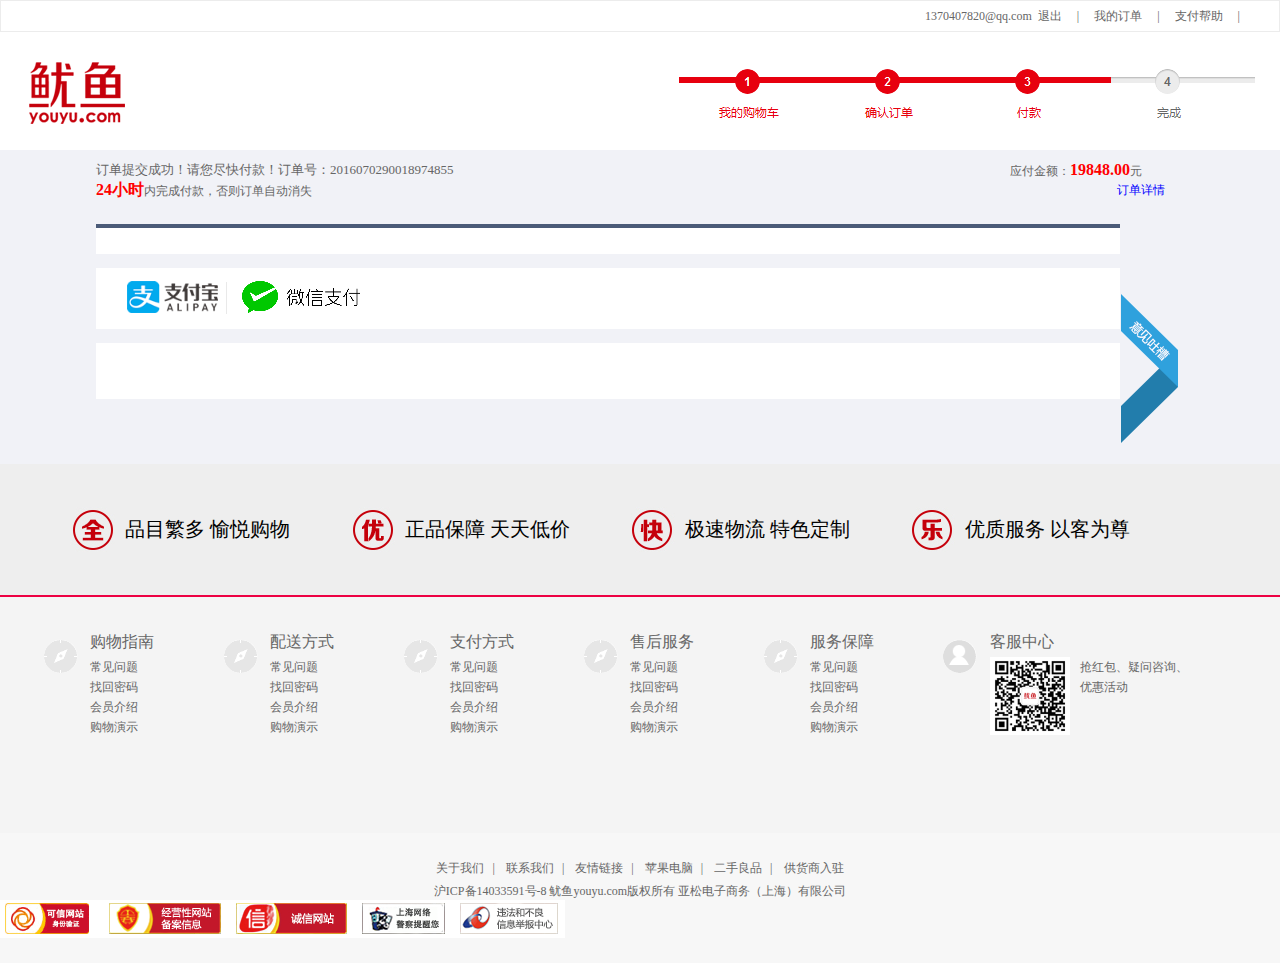
<file: youyuwang/apply.html>
<!DOCTYPE HTML PUBLIC "-//W3C//DTD HTML 4.01 Transitional//EN" "http://www.w3.org/TR/html4/loose.dtd">
<html lang="en">
<head>
	<meta http-equiv="Content-Type" content="text/html;charset=UTF-8">
	<title>鱿鱼网-支付页面</title>
	<link rel="stylesheet" href="css/apply.css" />
<link rel="stylesheet" href="css/common.css"/>
<link rel="stylesheet" href="css/icons.css" />
<link rel="stylesheet" href="css/table.css" />
</head>
<body>
<!--顶部-->
	<div class="top">
    	<div class="top_center">
        	
            <ul class="top_bars">
            	<li><a href="#">1370407820@qq.com&nbsp;&nbsp;退出</a>|</li>
                <li><a href="#">我的订单</a>|</li>
                <li><a href="#">支付帮助</a>|</li>
      
            </ul>
        </div>
    </div>
    <!--头部-->
    <div class="bgred">
    <div class="header3">
    	<a href="#"><img src="images/logo.png"  class="oneImg"></a>
    	

        <div class="h3_right">
        	<img src="images/10-鱿鱼网-支付_03.png" alt="">
        </div>
    </div>

    <!--中间内容部分-->
    <div class="content">
    	<div class="contentCenter">
    		<div class="contentHeader"><b>订单提交成功！请您尽快付款！订单号：2016070290018974855</b><p class="contentP">应付金额：<font>19848.00</font>元</p>
			<p><font>24小时</font>内完成付款，否则订单自动消失<a href="#">订单详情</a></p>
    	</div>
    	<div class="tableCenter">
    		<div class="div1"></div>
    		<div class="div2">
    			<img src="images/weixin_03.png" alt="">
    		</div>
    		<div class="div3"></div>
    	</div>
    	<img src="images/weixin_06.png" alt="" class="blueImg">
    	</div>
    	
    </div>
	 <!--脚部-->
    <div class="footer3">
    	<div class="f3_top">
        	<div class="f3_center">
                <div class="ts1">品目繁多 愉悦购物</div>
                <div class="ts2">正品保障 天天低价</div>
                <div class="ts3">极速物流 特色定制</div>
                <div class="ts4">优质服务 以客为尊</div>
            </div>
        </div>
        <div class="f3_middle">
        	<ul class="f3_center">
            	<li class="f3_mi_li01">
                	<h1>购物指南</h1>
                    <p>常见问题</p>
                    <p>找回密码</p>
                    <p>会员介绍</p>
                    <p>购物演示</p>
                </li>
                <li class="f3_mi_li01">
                	<h1>配送方式</h1>
                    <p>常见问题</p>
                    <p>找回密码</p>
                    <p>会员介绍</p>
                    <p>购物演示</p>
                </li>
                <li class="f3_mi_li01">
                	<h1>支付方式</h1>
                    <p>常见问题</p>
                    <p>找回密码</p>
                    <p>会员介绍</p>
                    <p>购物演示</p>
                </li>
                <li class="f3_mi_li01">
                	<h1>售后服务</h1>
                    <p>常见问题</p>
                    <p>找回密码</p>
                    <p>会员介绍</p>
                    <p>购物演示</p>
                </li>
                <li class="f3_mi_li01">
                	<h1>服务保障</h1>
                    <p>常见问题</p>
                    <p>找回密码</p>
                    <p>会员介绍</p>
                    <p>购物演示</p>
                </li>
                <li class="f3_mi_li06">
                	<h1>客服中心</h1>
                    <img src="images/QRCodes.png">
                    <p>抢红包、疑问咨询、优惠活动</p>
                </li>
            </ul>
        </div>
        <div class="f3_bottom">
        	<p class="f3_links">
                <a href="#">关于我们</a>|
                <a href="#">联系我们</a>|
                <a href="#">友情链接</a>|
                <a href="#">苹果电脑</a>|
                <a href="#">二手良品</a>|
                <a href="#">供货商入驻</a> 
           	</p>
            <p>沪ICP备14033591号-8 鱿鱼youyu.com版权所有 亚松电子商务（上海）有限公司 </p>
            <img src="images/police.png">
            
        </div>
    </div>
</body>
</html>
</file>
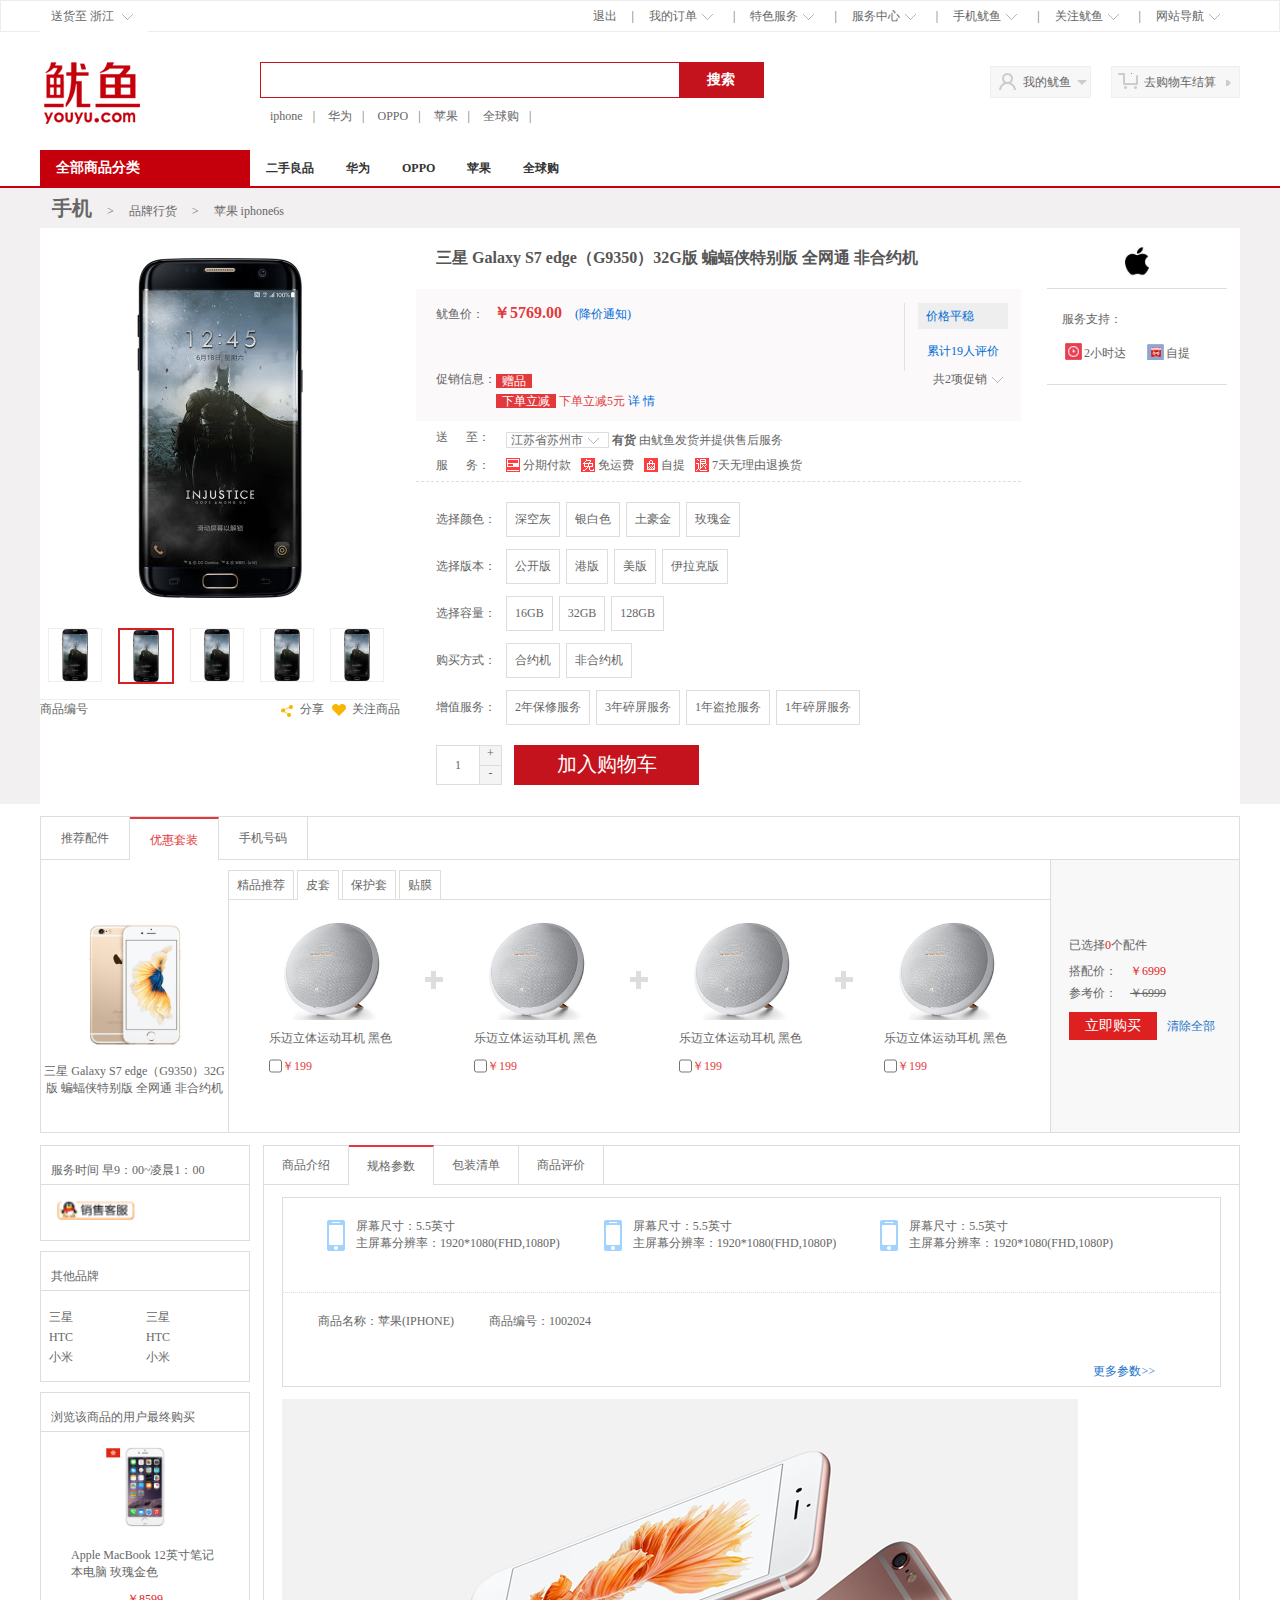
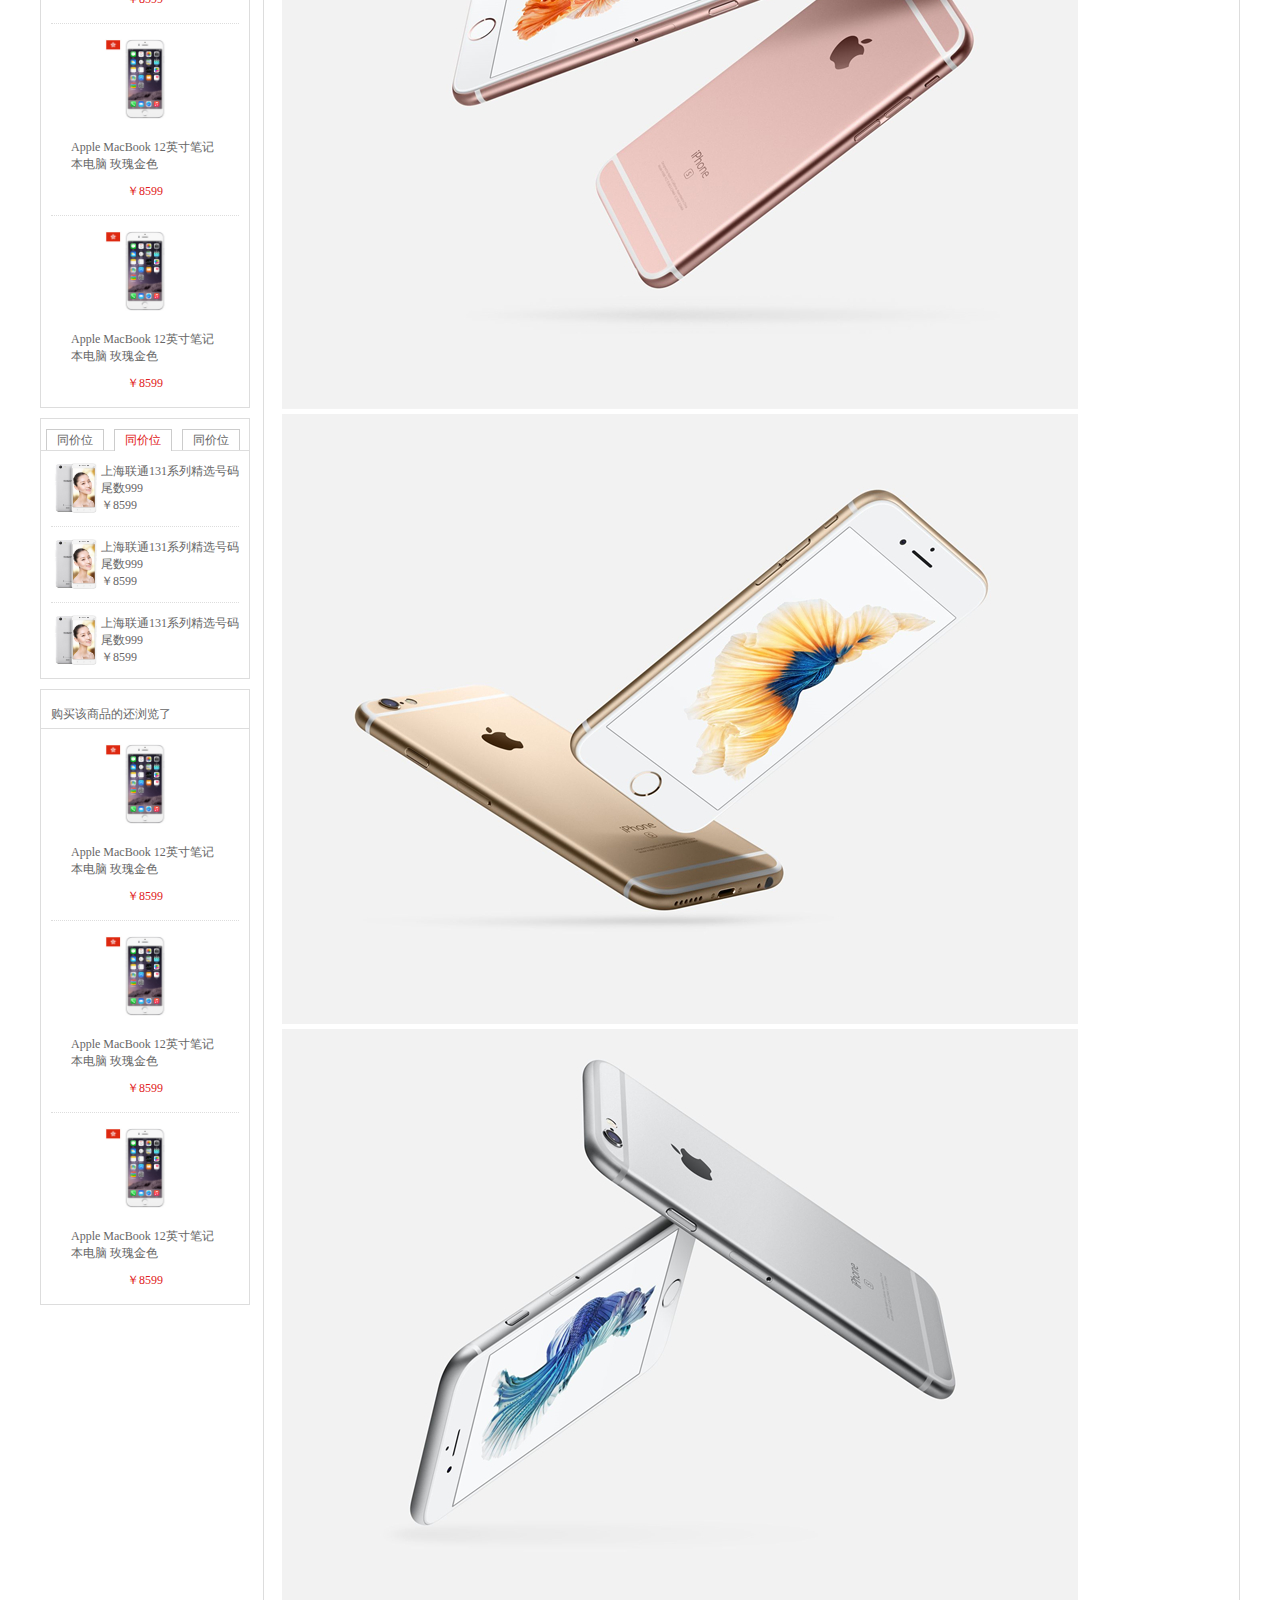
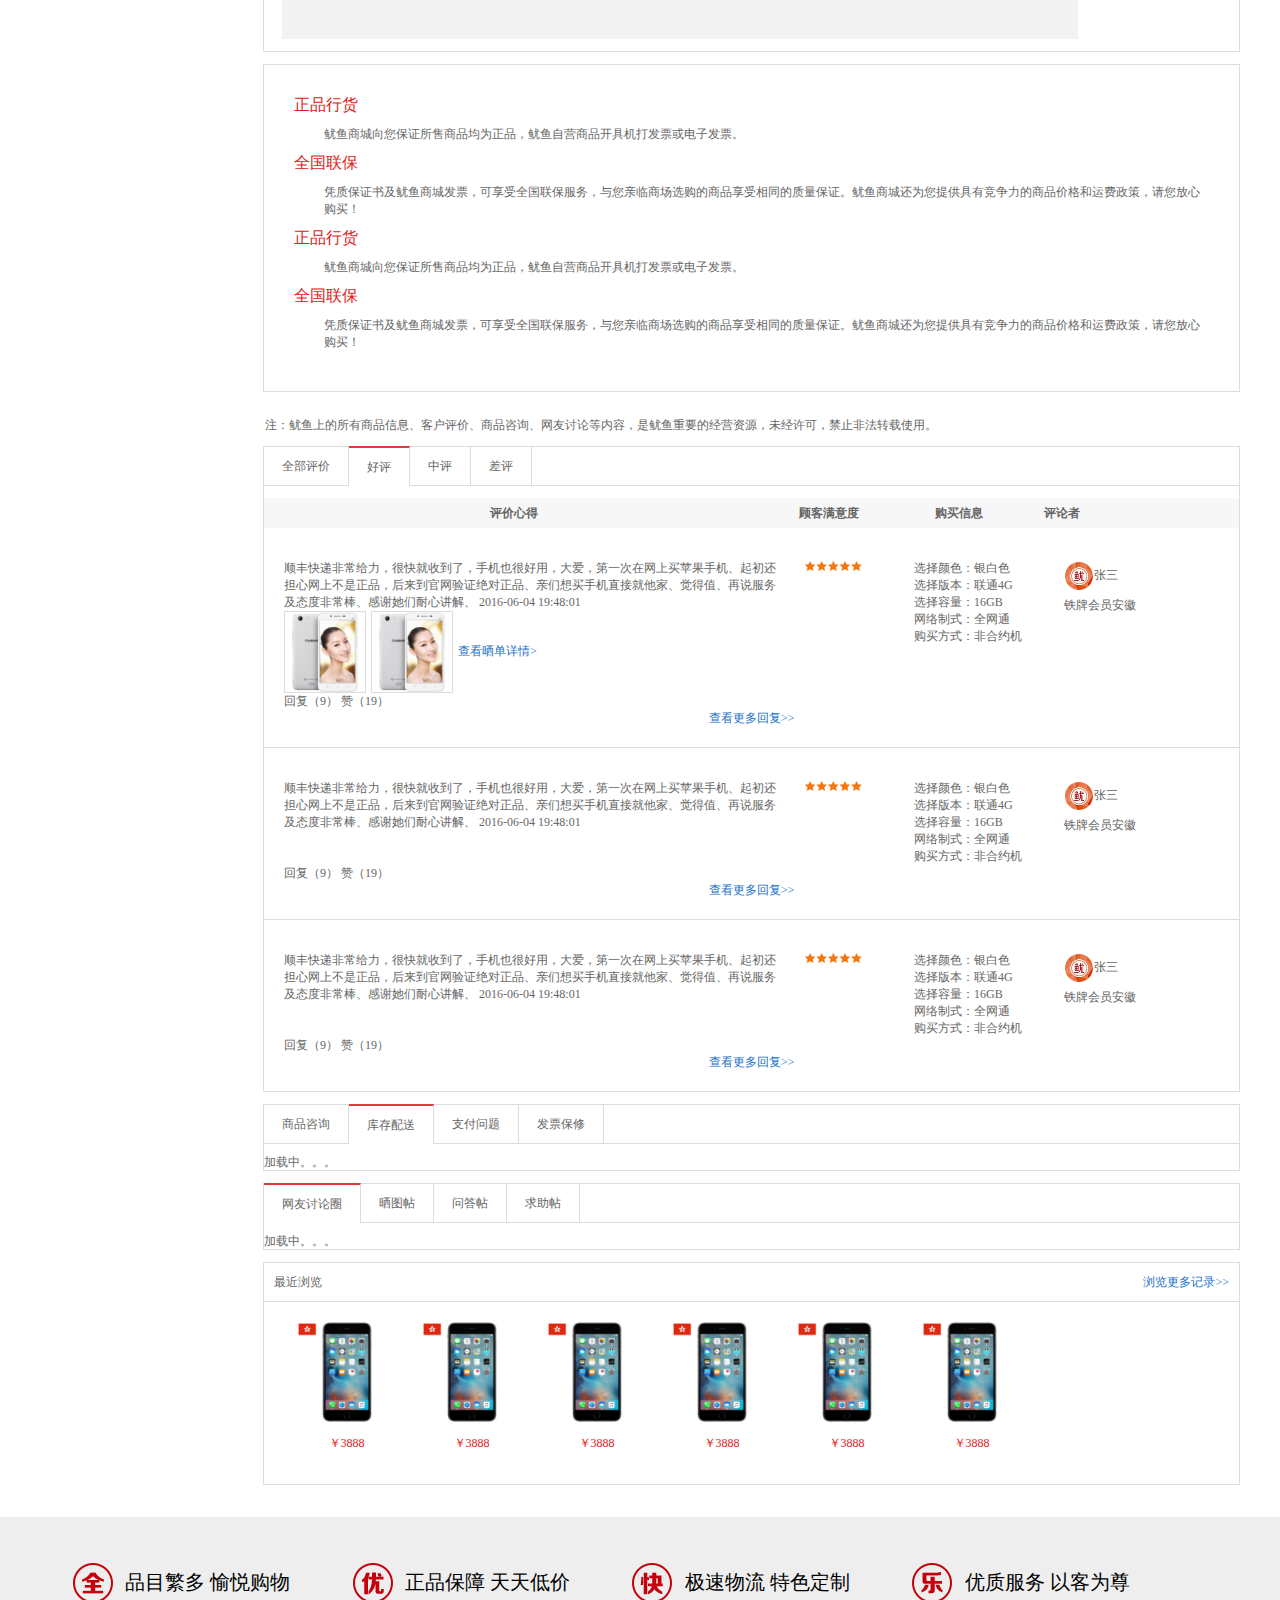
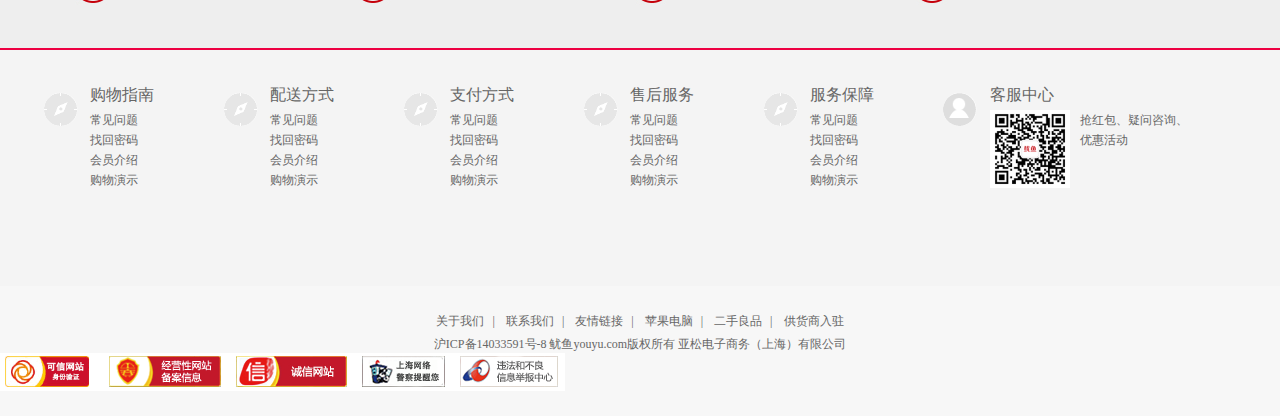
<file: youyuwang/content.html>
<!DOCTYPE HTML PUBLIC "-//W3C//DTD HTML 4.01 Transitional//EN" "http://www.w3.org/TR/html4/loose.dtd">
<html>
<head>
<meta http-equiv="Content-Type" content="text/html; charset=utf-8">
<title>鱿鱼网-内容页</title>
<link rel="stylesheet" href="css/common.css"/>
<link rel="stylesheet" href="css/style.css" />
<link rel="stylesheet" href="css/icons.css" />
<link rel="stylesheet" href="css/table.css" />
</head>
<body>
	<!--顶部-->
	<div class="top">
    	<div class="top_center">
        	<div class="ship">
            	送货至 
                <b>浙江</b>
                <span class="jt_down"></span>
            </div>
            <ul class="top_bars">
            	<li><a href="#">退出</a>|</li>
                <li><a href="#">我的订单<span class="jt_down"></span></a>|</li>
                <li><a href="#">特色服务<span class="jt_down"></span></a>|</li>
                <li><a href="#">服务中心<span class="jt_down"></span></a>|</li>
                <li><a href="#">手机鱿鱼<span class="jt_down"></span></a>|</li>
                <li><a href="#">关注鱿鱼<span class="jt_down"></span></a>|</li>
                <li><a href="#">网站导航<span class="jt_down"></span></a></li>
            </ul>
        </div>
    </div>
    <!--头部-->
    <div class="header3">
    	<a href="#"><img src="images/logo.png"></a>
    	<div class="h3_center">
        	<div class="search_box">
            	<input type="text"/>
                <span>搜索</span>
            </div>
            <p>
            	<a href="#">iphone</a>|
            	<a href="#">华为</a>|
                <a href="#">OPPO</a>|
                <a href="#">苹果</a>|
                <a href="#">全球购</a>|
            </p>
        </div>
        <div class="h3_right">
        	<div class="myyy">
            	我的鱿鱼
                <span class="sj_down"></span>
             </div>
            <div class="tsc">
            	去购物车结算
                <span class="sj_right"></span>
            </div>
        </div>
    </div>
    <!--头部导航-->
    <div class="nav_top">
    	<div class="nav_top_center">
            <div>
                全部商品分类
            </div>
            <ul>
                <li><a href="#">二手良品</a></li>
                <li><a href="#">华为</a></li>
                <li><a href="#">OPPO</a></li>
                <li><a href="#">苹果</a></li>
                <li><a href="#">全球购</a></li>
            </ul>
        </div>
    </div>
    
	<div class="container5">
    	<div class="cn5_top">
            <div class="cn5_top_x center01">
            	<a class="font20" href="#">手机</a> >
                <a href="#">品牌行货</a> >
                <a href="#">苹果 iphone6s</a> 
            </div>
            <div class="cn5_top_y center01">
            	<div class="cn5topy_1">
                	<div class="cn5topy_imgview">
                    	<img src="images/content_view_1.jpg"/>
                        <ul class="cn5topy_imglist">
                        	<li><a href="#"><img src="images/content_view_1.jpg"></a></li>
                            <li class="current"><a href="#"><img src="images/content_view_1.jpg"></a></li>
                            <li><a href="#"><img src="images/content_view_1.jpg"></a></li>
                            <li><a href="#"><img src="images/content_view_1.jpg"></a></li>
                            <li><a href="#"><img src="images/content_view_1.jpg"></a></li>
                        </ul>
                    </div>
                    <div class="cn5topy_share">
                    	商品编号
                        <div>
                        	<span class="share01"></span>分享
                            <span class="hart02"></span>关注商品
                        </div>
                    </div>
                </div>
                <div class="cn5topy_2">
                	<h1 class="pro_title font15">三星 Galaxy S7 edge（G9350）32G版 蝙蝠侠特别版 全网通 非合约机</h1>
                    <div class="pro_price">
                            <div class="pro_price_x">
                                <p> 鱿鱼价：<b>￥5769.00</b> <a href="#">(降价通知)</a></p>
                                <dl>
                                    <dd class="price_qs">价格平稳</dd>
                                    <dd class="price_enum">累计19人评价</dd>
                                </dl>
                            </div>
                            
                            <div class="pro_price_y">
                                <ul>
                                    <li class="propricey_1">促销信息：</li>
                                    <li class="propricey_2">
                                        <div><b>赠品</b></div>
                                        <div>
                                        	<b>下单立减</b>
                                             下单立减5元 
                                             <a href="#">详 情 </a>
                                         </div>
                                        
                                    </li>
                                    <li class="propricey_3">共2项促销<span class="jt_down"></span></li>
                                </ul>
                            </div>
                    </div>
                    <div class="pro_ship">
                    	<div>
                        	<div class="pro_key fl">送&nbsp;&nbsp;&nbsp;&nbsp;&nbsp;&nbsp;至：</div>
                            <div class="fl">
                                <span class="pro_ship_box">江苏省苏州市<span class="jt_down"></span></span> 
                                <strong>有货</strong> 由鱿鱼发货并提供售后服务
                            </div>
                            <div class="clear"></div>
                        </div>
                        <div>
                        	<div class="pro_key fl">服&nbsp;&nbsp;&nbsp;&nbsp;&nbsp;&nbsp;务：</div>
                            <ul class="pro_service f1">
                                <li class="service_fq">分期付款</li>
                                <li class="service_myf">免运费</li>
                                <li class="service_zt">自提</li>
                                <li class="service_th">7天无理由退换货</li>
                            </ul>
                        </div>
                    </div>
                    <div class="pro_selects">
                    	<div class="pro_select">
                        	<div class="pro_key pro_key_vertical fl">选择颜色：</div>
                            <ul class="pro_select_vals">
                                <li>深空灰</li>
                                <li>银白色</li>
                                <li>土豪金</li>
                                <li>玫瑰金</li>
                            </ul>
                        </div>
                        <div class="pro_select">
                        	<div class="pro_key pro_key_vertical fl">选择版本：</div>
                            <ul class="pro_select_vals">
                                <li>公开版</li>
                                <li>港版</li>
                                <li>美版</li>
                                <li>伊拉克版</li>
                            </ul>
                        </div>
                        
                        <div class="pro_select">
                        	<div class="pro_key pro_key_vertical fl">选择容量：</div>
                            <ul class="pro_select_vals">
                                <li>16GB</li>
                                <li>32GB</li>
                                <li>128GB</li>
                            </ul>
                        </div>
                        <div class="pro_select">
                        	<div class="pro_key pro_key_vertical fl">购买方式：</div>
                            <ul class="pro_select_vals">
                                <li>合约机</li>
                                <li>非合约机</li>
                               
                            </ul>
                        </div>
                        
                        <div class="pro_select">
                        	<div class="pro_key pro_key_vertical fl">增值服务：</div>
                            <ul class="pro_select_vals">
                                <li>2年保修服务</li>
                                <li>3年碎屏服务</li>
                                <li>1年盗抢服务</li>
                                <li>1年碎屏服务</li>
                               
                            </ul>
                        </div>
                    	
                    </div>
                    
                    <div class="pro_buy">
                    	<div class="pro_buy_nums">
                        	<input type="text" value="1"/>
                            <dl>
                            	<dd>+</dd>
                                <dd>-</dd>
                            </dl>
                        </div>
                        <div class="pro_addshop">加入购物车</div>
                    </div>
                    
                </div>
                <div class="cn5topy_3">
                	<div class="cn5topy_3_x">
                    	<img src="images/icons/content_2_03.png">
                    </div>
                    <div class="cn5topy_3_y">
                    	<h2>服务支持：</h2>
                        <ul class="pro_services">
                        	<li><span class="twohours"></span>2小时达</li>
                            <li><span class="ziti"></span>自提</li>
                        </ul>
                    </div>
                </div>
            </div>
        </div>
        
        <div class="c5_b1">
        	<ul class="c5_b1_x">
            	<li>推荐配件</li>
                <li class="current">优惠套装</li>
                <li>手机号码</li>
            </ul>
            <ul class="c5_b1_y" >

            	<li class="c5_b1_y1">
                	<p class="c5_b1_y1_x">
                    	已选择<b class="color_red1">0</b>个配件
                    </p>
                    <p class="c5_b1_y1_y">
                    	<span>搭配价：</span>
                        <b class="color_red1">￥6999</b>
                    </p>
                    <p class="c5_b1_y1_y">
                    	<span>参考价：</span>
                        <s>￥6999</s>
                    </p>
                    <p class="c5_b1_y1_z">
                    	<span>立即购买</span>
                        <a href="#">清除全部</a>
                    </p>
                </li>
                <li class="c5_b1_y2">
                	<dl class="c5_b1_y2_up">
                    	<dd>精品推荐</dd>
                        <dd class="current">皮套</dd>
                        <dd>保护套</dd>
                        <dd>贴膜</dd>
                    </dl>
                    <dl class="c5_b1_y2_down">
                    	<dd>
                        	<img src="images/c3_b4_2.jpg">
                            <p>乐迈立体运动耳机 黑色</p>
                            <p><input type="checkbox"/> <b>￥199</b></p>
                        </dd>
                        <dd class="add_space"></dd>
                        
                        <dd>
                        	<img src="images/c3_b4_2.jpg">
                            <p>乐迈立体运动耳机 黑色</p>
                            <p><input type="checkbox"/> <b>￥199</b></p>
                        </dd>
                        <dd class="add_space"></dd>
                        
                        <dd>
                        	<img src="images/c3_b4_2.jpg">
                            <p>乐迈立体运动耳机 黑色</p>
                            <p><input type="checkbox"/> <b>￥199</b></p>
                        </dd>
                        <dd class="add_space"></dd>
                        
                        <dd>
                        	<img src="images/c3_b4_2.jpg">
                            <p>乐迈立体运动耳机 黑色</p>
                            <p><input type="checkbox"/> <b>￥199</b></p>
                        </dd>
                    </dl>
                    
                </li>
                <li class="c5_b1_y3">
                	<img src="images/c3_b4_3.jpg">
                    <p>三星 Galaxy S7 edge（G9350）32G版 蝙蝠侠特别版 全网通 非合约机</p>
                </li>
            </ul>
        </div>
    
    	<div class="c5_b2">
        	
            <div class="c5_b2_right">
            	<!--选项卡-->
            	<ul class="c5_b2_tabs">
                	<li>商品介绍</li>
                    <li class="current">规格参数</li>
                    <li>包装清单</li>
                    <li>商品评价</li>
                </ul>
                <!--内容-->
              	<div class="c5_b2_right_1 box">
                		<ul class="introduce_item">
                        	<li>
                            	<img src="images/icons/item1_03.png">
                                <p>屏幕尺寸：5.5英寸</p>
                                <p>主屏幕分辨率：1920*1080(FHD,1080P)</p>
                            </li>
                            <li>
                            	<img src="images/icons/item1_03.png">
                                <p>屏幕尺寸：5.5英寸</p>
                                <p>主屏幕分辨率：1920*1080(FHD,1080P)</p>
                            </li>
                            <li>
                            	<img src="images/icons/item1_03.png">
                                <p>屏幕尺寸：5.5英寸</p>
                                <p>主屏幕分辨率：1920*1080(FHD,1080P)</p>
                            </li>
                        </ul>
                        <div class="c1dotted"></div>
                        <div class="introduce_item">
                        	<li>商品名称：苹果(IPHONE)</li>
                            <li>商品编号：1002024</li>
                            <li class="fr"><a class="color_link1" href="#">更多参数>></a></li>
                        </div>
               		</div>
                    <div class="intro_pics">
                    	<img class="intro_pic" src="images/content_introduce_03.png">
                        <img class="intro_pic" src="images/content_introduce_06.png">
                        <img class="intro_pic" src="images/content_introduce_08.png">
                        <!--<img class="intro_pic" src="images/content_introduce_03.png">
                        <img class="intro_pic" src="images/content_introduce_06.png">
                        <img class="intro_pic" src="images/content_introduce_08.png">-->
                    </div>
                </div>
                
                
            <div class="c5_b2_right">
              	<div class="c5_b2_right_2">
                    	<h1>正品行货</h1>
                        <p>鱿鱼商城向您保证所售商品均为正品，鱿鱼自营商品开具机打发票或电子发票。</p>
                        
                        <h1>全国联保</h1>
                        <p>凭质保证书及鱿鱼商城发票，可享受全国联保服务，与您亲临商场选购的商品享受相同的质量保证。鱿鱼商城还为您提供具有竞争力的商品价格和运费政策，请您放心购买！</p>
                        
                        <h1>正品行货</h1>
                        <p>鱿鱼商城向您保证所售商品均为正品，鱿鱼自营商品开具机打发票或电子发票。</p>
                        
                        <h1>全国联保</h1>
                        <p>凭质保证书及鱿鱼商城发票，可享受全国联保服务，与您亲临商场选购的商品享受相同的质量保证。鱿鱼商城还为您提供具有竞争力的商品价格和运费政策，请您放心购买！</p>
                        
            		</div> 
            </div>
            <p class="c5_b2_right_p p_h42 fr">
                注：鱿鱼上的所有商品信息、客户评价、商品咨询、网友讨论等内容，是鱿鱼重要的经营资源，未经许可，禁止非法转载使用。
            </p>
            <div class="c5_b2_right">
            	<!--选项卡-->
            	<ul class="c5_b2_tabs">
                	<li>全部评价</li>
                    <li class="current">好评</li>
                    <li>中评</li>
                    <li>差评</li>
                </ul>
                <!--内容-->
                <div class="c5_b2_tabscontent">
                	<ul class="c5_comments_header">
                    	<li class="comments_a">评价心得</li>
                        <li class="comments_b">顾客满意度</li>
                        <li class="comments_c">购买信息</li>
                        <li class="comments_d">评论者</li>
                    </ul>
                    <div class="c5_comments_item">
                        <ul>
                            <li class="comments_a"> 顺丰快递非常给力，很快就收到了，手机也很好用，大爱，第一次在网上买苹果手机、起初还担心网上不是正品，后来到官网验证绝对正品、亲们想买手机直接就他家、觉得值、再说服务及态度非常棒、感谢她们耐心讲解、 2016-06-04 19:48:01 
                            
                            <div class="user_showpics">
                            	<img src="images/c3_b4_1.jpg">
                            	<img src="images/c3_b4_1.jpg">             
                                <p><a class="color_link1" href="#">查看晒单详情></a></p>
                            </div>

                            </li>
                            <li class="comments_b">
                            	<img src="images/icon_star_03.png"/>
                            </li>
                            <li class="comments_c">
                            	<dl>                                	                                   
                                    <dd>选择颜色：银白色</dd>
                                    <dd>选择版本：联通4G</dd>                               
                                    <dd>选择容量：16GB</dd>                                    
                                    <dd>网络制式：全网通</dd>                                    
                                    <dd>购买方式：非合约机</dd>
                                </dl>
                            </li>
                            <li class="comments_d">
                            	<p><img src="images/icons/icon_1_03.png"/>张三</p>
                            	<p>铁牌会员安徽</p>
                            </li>
                        </ul>
                        <div>
                        	<span>回复（9）</span>
                            <span>赞（19）</span>
                        </div>
                        <p class="text_center"><a class="color_link1" href="#">查看更多回复>></a></p>
                    </div>
                    <div class="c5_comments_item">
                        <ul>
                            <li class="comments_a"> 顺丰快递非常给力，很快就收到了，手机也很好用，大爱，第一次在网上买苹果手机、起初还担心网上不是正品，后来到官网验证绝对正品、亲们想买手机直接就他家、觉得值、再说服务及态度非常棒、感谢她们耐心讲解、 2016-06-04 19:48:01 </li>
                            <li class="comments_b">
                            	<img src="images/icon_star_03.png"/>
                            </li>
                            <li class="comments_c">
                            	<dl>                                	                                   
                                    <dd>选择颜色：银白色</dd>
                                    <dd>选择版本：联通4G</dd>                               
                                    <dd>选择容量：16GB</dd>                                    
                                    <dd>网络制式：全网通</dd>                                    
                                    <dd>购买方式：非合约机</dd>
                                </dl>
                            </li>
                             <li class="comments_d">
                            	<p><img src="images/icons/icon_1_03.png"/>张三</p>
                            	<p>铁牌会员安徽</p>
                            </li>
                        </ul>
                        <div>
                        	<span>回复（9）</span>
                            <span>赞（19）</span>
                        </div>
                        <p class="text_center"><a class="color_link1" href="#">查看更多回复>></a></p>
                    </div>
                    <div class="c5_comments_item">
                        <ul>
                            <li class="comments_a"> 顺丰快递非常给力，很快就收到了，手机也很好用，大爱，第一次在网上买苹果手机、起初还担心网上不是正品，后来到官网验证绝对正品、亲们想买手机直接就他家、觉得值、再说服务及态度非常棒、感谢她们耐心讲解、 2016-06-04 19:48:01 </li>
                            <li class="comments_b">
                            	<img src="images/icon_star_03.png"/>
                            </li>
                            <li class="comments_c">
                            	<dl>                                	                                   
                                    <dd>选择颜色：银白色</dd>
                                    <dd>选择版本：联通4G</dd>                               
                                    <dd>选择容量：16GB</dd>                                    
                                    <dd>网络制式：全网通</dd>                                    
                                    <dd>购买方式：非合约机</dd>
                                </dl>
                            </li>
                            <li class="comments_d">
                            	<p><img src="images/icons/icon_1_03.png"/>张三</p>
                            	<p>铁牌会员安徽</p>
                            </li>
                        </ul>
                        <div>
                        	<span>回复（9）</span>
                            <span>赞（19）</span>
                        </div>
                        <p class="text_center"><a class="color_link1" href="#">查看更多回复>></a></p>
                    </div>
                    <!--评论项-->
                </div>
                
            </div>
            
            <div class="c5_b2_right">
            	<!--选项卡-->
            	<ul class="c5_b2_tabs">
                	<li>商品咨询</li>
                    <li class="current">库存配送</li>
                    <li>支付问题</li>
                    <li>发票保修</li>
                </ul>
                <!--内容-->
                <div class="c5_b2_tabscontent">
                加载中。。。
                </div>
            </div>
            
            <div class="c5_b2_right">
            	<!--选项卡-->
            	<ul class="c5_b2_tabs">
                	<li class="current">网友讨论圈</li>
                    <li>晒图帖</li>
                    <li>问答帖</li>
                    <li>求助帖</li>
                </ul>
                <!--内容-->
                <div class="c5_b2_tabscontent">
                加载中。。。
                </div>
            </div>
            
            <div class="c5_b2_right">
            	<h1 class="c5_b2_right_title">
                	最近浏览
                    <a class="color_link1 fr" href="#">浏览更多记录>></a>
                </h1>
                <ul class="latestScan_list">
                	<li>
                    	<img src="images/b13.jpg"/>                       
                        <p class="color_red1 text_center p_h42">￥3888</p>                     
                    </li>
                    <li>
                    	<img src="images/b13.jpg"/>                       
                        <p class="color_red1 text_center p_h42">￥3888</p>                       
                    </li>
                    <li>
                    	<img src="images/b13.jpg"/>                       
                        <p class="color_red1 text_center p_h42">￥3888</p>                     
                    </li>
                    <li>
                    	<img src="images/b13.jpg"/>                       
                        <p class="color_red1 text_center p_h42">￥3888</p>                       
                    </li>
                    <li>
                    	<img src="images/b13.jpg"/>                       
                        <p class="color_red1 text_center p_h42">￥3888</p>                     
                    </li>
                    <li>
                    	<img src="images/b13.jpg"/>                       
                        <p class="color_red1 text_center p_h42">￥3888</p>                       
                    </li>
                </ul>
            </div>
            
            <!--左侧栏-->
            <div class="c5_b2_left_container">
                <div class="c5_b2_left box">
                    <h1>服务时间 早9：00~凌晨1：00</h1>
                    <p>
                    <a href="#">
                        <img class="callmebyqq" src="images/icon_qq_03.png"/>
                    </a>
                    </p>
                </div>
                
                <div class="c5_b2_left box">
                    <h1>其他品牌</h1>
                    <dl>
                        <dd>三星</dd>
                        <dd>HTC</dd>
                        <dd>小米</dd>
                    </dl>
                    <dl>
                        <dd>三星</dd>
                        <dd>HTC</dd>
                        <dd>小米</dd>
                    </dl>
                </div>
                
                <div class="c5_b2_left box">
                    <h1>浏览该商品的用户最终购买</h1>
                    <ul class="c5_b2_prolist">
                        <li>
                            <img src="images/list_p2.jpg">
                            <p>
                            Apple MacBook 12英寸笔记本电脑 玫瑰金色 
                            </p>
                            <h2 class="promoney">￥8599</h2>
                        </li>
                        <li>
                            <img src="images/list_p2.jpg">
                            <p>
                            Apple MacBook 12英寸笔记本电脑 玫瑰金色 
                            </p>
                            <h2 class="promoney">￥8599</h2>
                        </li>
                        <li>
                            <img src="images/list_p2.jpg">
                            <p>
                            Apple MacBook 12英寸笔记本电脑 玫瑰金色 
                            </p>
                            <h2 class="promoney">￥8599</h2>
                        </li>                    
                    </ul>
                </div>
                
                <div class="c5_b2_left box">
                    <ul class="tabs_01">
                        <li>同价位</li>
                        <li class="current">同价位</li>
                        <li>同价位</li>
                    </ul>
                    <ul class="c5_b2_tab01content">
                        <li>
                            <img src="images/c3_b4_1.jpg">
                            <div>
                                <p>上海联通131系列精选号码 尾数999 </p>
                                <h2 class="promoney">￥8599</h2>
                            </div>
                        </li>
                        <li>
                            <img src="images/c3_b4_1.jpg">
                            <div>
                                <p>上海联通131系列精选号码 尾数999 </p>
                                <h2 class="promoney">￥8599</h2>
                            </div>
                        </li>
                        <li>
                            <img src="images/c3_b4_1.jpg">
                            <div>
                                <p>上海联通131系列精选号码 尾数999 </p>
                                <h2 class="promoney">￥8599</h2>
                            </div>
                        </li>
                    </ul>
    
                </div>
                
                <div class="c5_b2_left box">
                    <h1>购买该商品的还浏览了</h1>
                    <ul class="c5_b2_prolist">
                        <li>
                            <img src="images/list_p2.jpg">
                            <p>
                            Apple MacBook 12英寸笔记本电脑 玫瑰金色 
                            </p>
                            <h2 class="promoney">￥8599</h2>
                        </li>
                        <li>
                            <img src="images/list_p2.jpg">
                            <p>
                            Apple MacBook 12英寸笔记本电脑 玫瑰金色 
                            </p>
                            <h2 class="promoney">￥8599</h2>
                        </li>
                        <li>
                            <img src="images/list_p2.jpg">
                            <p>
                            Apple MacBook 12英寸笔记本电脑 玫瑰金色 
                            </p>
                            <h2 class="promoney">￥8599</h2>
                        </li>
                        
                    </ul>
                </div>
            </div> 
        </div>
    </div>
    	
    <div class="c20"></div>
    <!--脚部-->
    <div class="footer3">
    	<div class="f3_top">
        	<div class="f3_center">
                <div class="ts1">品目繁多 愉悦购物</div>
                <div class="ts2">正品保障 天天低价</div>
                <div class="ts3">极速物流 特色定制</div>
                <div class="ts4">优质服务 以客为尊</div>
            </div>
        </div>
        <div class="f3_middle">
        	<ul class="f3_center">
            	<li class="f3_mi_li01">
                	<h1>购物指南</h1>
                    <p>常见问题</p>
                    <p>找回密码</p>
                    <p>会员介绍</p>
                    <p>购物演示</p>
                </li>
                <li class="f3_mi_li01">
                	<h1>配送方式</h1>
                    <p>常见问题</p>
                    <p>找回密码</p>
                    <p>会员介绍</p>
                    <p>购物演示</p>
                </li>
                <li class="f3_mi_li01">
                	<h1>支付方式</h1>
                    <p>常见问题</p>
                    <p>找回密码</p>
                    <p>会员介绍</p>
                    <p>购物演示</p>
                </li>
                <li class="f3_mi_li01">
                	<h1>售后服务</h1>
                    <p>常见问题</p>
                    <p>找回密码</p>
                    <p>会员介绍</p>
                    <p>购物演示</p>
                </li>
                <li class="f3_mi_li01">
                	<h1>服务保障</h1>
                    <p>常见问题</p>
                    <p>找回密码</p>
                    <p>会员介绍</p>
                    <p>购物演示</p>
                </li>
                <li class="f3_mi_li06">
                	<h1>客服中心</h1>
                    <img src="images/QRCodes.png">
                    <p>抢红包、疑问咨询、优惠活动</p>
                </li>
            </ul>
        </div>
        <div class="f3_bottom">
        	<p class="f3_links">
                <a href="#">关于我们</a>|
                <a href="#">联系我们</a>|
                <a href="#">友情链接</a>|
                <a href="#">苹果电脑</a>|
                <a href="#">二手良品</a>|
                <a href="#">供货商入驻</a> 
           	</p>
            <p>沪ICP备14033591号-8 鱿鱼youyu.com版权所有 亚松电子商务（上海）有限公司 </p>
            <img src="images/police.png">
            
        </div>
    </div>

</body>
</html>
</file>
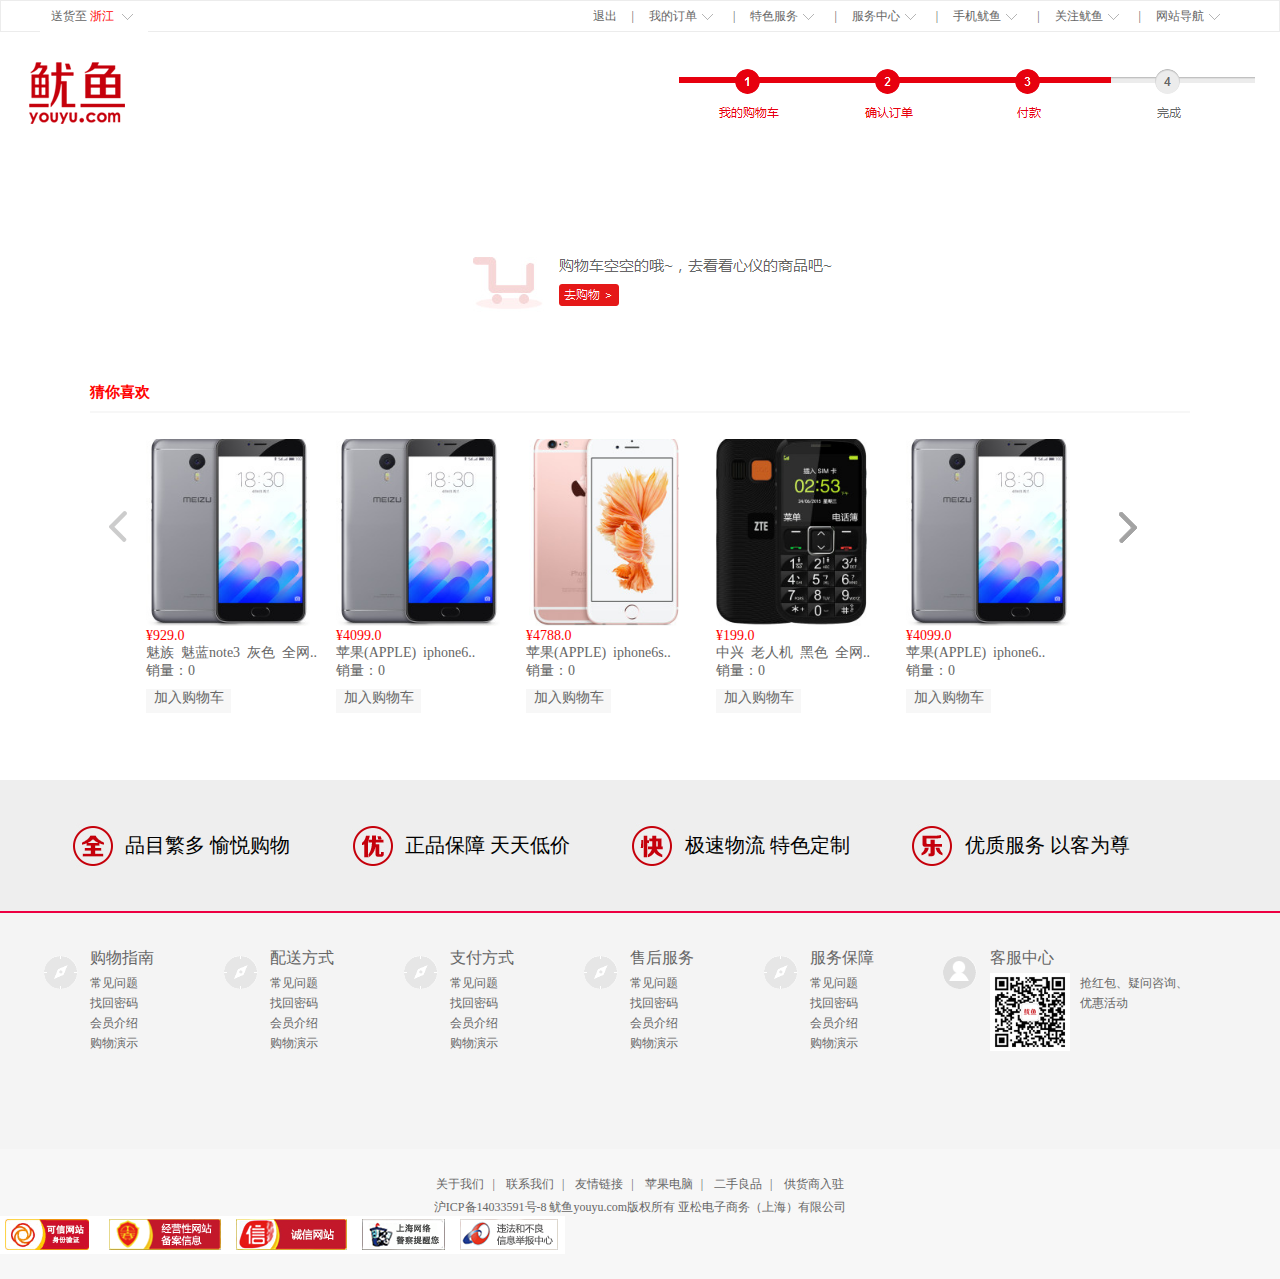
<file: youyuwang/emptyCat.html>
<!DOCTYPE HTML PUBLIC "-//W3C//DTD HTML 4.01 Transitional//EN" "http://www.w3.org/TR/html4/loose.dtd">
<html lang="en">
<head>
	<meta http-equiv="Content-Type" content="text/html;charset=UTF-8">
	<title>空购物车页面</title>
<link rel="stylesheet" href="css/emptyCar.css" />
<link rel="stylesheet" href="css/common.css"/>
<link rel="stylesheet" href="css/icons.css" />
<link rel="stylesheet" href="css/table.css" />
</head>
<body>
	<!--顶部-->
	<div class="top">
    	<div class="top_center">
        	<div class="ship">
            	送货至 
                <b>浙江</b>
                <span class="jt_down"></span>
            </div>
            <ul class="top_bars">
            	<li><a href="#">退出</a>|</li>
                <li><a href="#">我的订单<span class="jt_down"></span></a>|</li>
                <li><a href="#">特色服务<span class="jt_down"></span></a>|</li>
                <li><a href="#">服务中心<span class="jt_down"></span></a>|</li>
                <li><a href="#">手机鱿鱼<span class="jt_down"></span></a>|</li>
                <li><a href="#">关注鱿鱼<span class="jt_down"></span></a>|</li>
                <li><a href="#">网站导航<span class="jt_down"></span></a></li>
      
            </ul>
        </div>
    </div>
    <!--头部-->
    <div class="bgred">
    <div class="header3">
    	<a href="#"><img src="images/logo.png"  class="oneImg"></a>
    	

        <div class="h3_right">
        	<img src="images/10-鱿鱼网-支付_03.png" alt="">
        </div>
       
    </div>
<!--中间部分div-->
<div class="empty">
	<img src="images/empty_03.png" class="car">
	<p>猜你喜欢</p>
	<div class="gress">
		<img src="images/jiantou_03.png" class="left">
		<ul>
                      <li>
                          <img src="images/phone_03.png" alt="">
                          <font>¥929.0</font>
                          <p>魅族&nbsp;&nbsp;魅蓝note3&nbsp;&nbsp;灰色&nbsp;&nbsp;全网.. <br>销量：0</p>
                          <span class="add">加入购物车</span>
                      </li>
                      <li>
                            <img src="images/phone_03.png" alt="">
                            <font>¥4099.0</font>
                            <p>苹果(APPLE)&nbsp;&nbsp;iphone6.. <br>销量：0</p>
                             <span class="add">加入购物车</span>
                      </li>
                      <li>
                            <img src="images/phone_07.png" alt="">
                            <font>¥4788.0</font>
                            <p>苹果(APPLE)&nbsp;&nbsp;iphone6s.. <br>销量：0</p>
                             <span class="add">加入购物车</span>
                      </li>
                      <li>
                            <img src="images/phone_09.png" alt="">
                            <font>¥199.0</font>
                            <p>中兴&nbsp;&nbsp;老人机&nbsp;&nbsp;黑色&nbsp;&nbsp;全网.. <br>销量：0</p>
                             <span class="add">加入购物车</span>
                      </li>
                       <li>
                            <img src="images/phone_03.png" alt="">
                            <font>¥4099.0</font>
                            <p>苹果(APPLE)&nbsp;&nbsp;iphone6.. <br>销量：0</p>
                             <span class="add">加入购物车</span>
                      </li>
                      
                  </ul>
		<img src="images/jiantou_05.png" class="right">
	</div>
</div>
     <!--脚部-->
    <div class="footer3">
    	<div class="f3_top">
        	<div class="f3_center">
                <div class="ts1">品目繁多 愉悦购物</div>
                <div class="ts2">正品保障 天天低价</div>
                <div class="ts3">极速物流 特色定制</div>
                <div class="ts4">优质服务 以客为尊</div>
            </div>
        </div>
        <div class="f3_middle">
        	<ul class="f3_center">
            	<li class="f3_mi_li01">
                	<h1>购物指南</h1>
                    <p>常见问题</p>
                    <p>找回密码</p>
                    <p>会员介绍</p>
                    <p>购物演示</p>
                </li>
                <li class="f3_mi_li01">
                	<h1>配送方式</h1>
                    <p>常见问题</p>
                    <p>找回密码</p>
                    <p>会员介绍</p>
                    <p>购物演示</p>
                </li>
                <li class="f3_mi_li01">
                	<h1>支付方式</h1>
                    <p>常见问题</p>
                    <p>找回密码</p>
                    <p>会员介绍</p>
                    <p>购物演示</p>
                </li>
                <li class="f3_mi_li01">
                	<h1>售后服务</h1>
                    <p>常见问题</p>
                    <p>找回密码</p>
                    <p>会员介绍</p>
                    <p>购物演示</p>
                </li>
                <li class="f3_mi_li01">
                	<h1>服务保障</h1>
                    <p>常见问题</p>
                    <p>找回密码</p>
                    <p>会员介绍</p>
                    <p>购物演示</p>
                </li>
                <li class="f3_mi_li06">
                	<h1>客服中心</h1>
                    <img src="images/QRCodes.png">
                    <p>抢红包、疑问咨询、优惠活动</p>
                </li>
            </ul>
        </div>
        <div class="f3_bottom">
        	<p class="f3_links">
                <a href="#">关于我们</a>|
                <a href="#">联系我们</a>|
                <a href="#">友情链接</a>|
                <a href="#">苹果电脑</a>|
                <a href="#">二手良品</a>|
                <a href="#">供货商入驻</a> 
           	</p>
            <p>沪ICP备14033591号-8 鱿鱼youyu.com版权所有 亚松电子商务（上海）有限公司 </p>
            <img src="images/police.png">
            
        </div>
    </div>
</body>
</html>
</file>
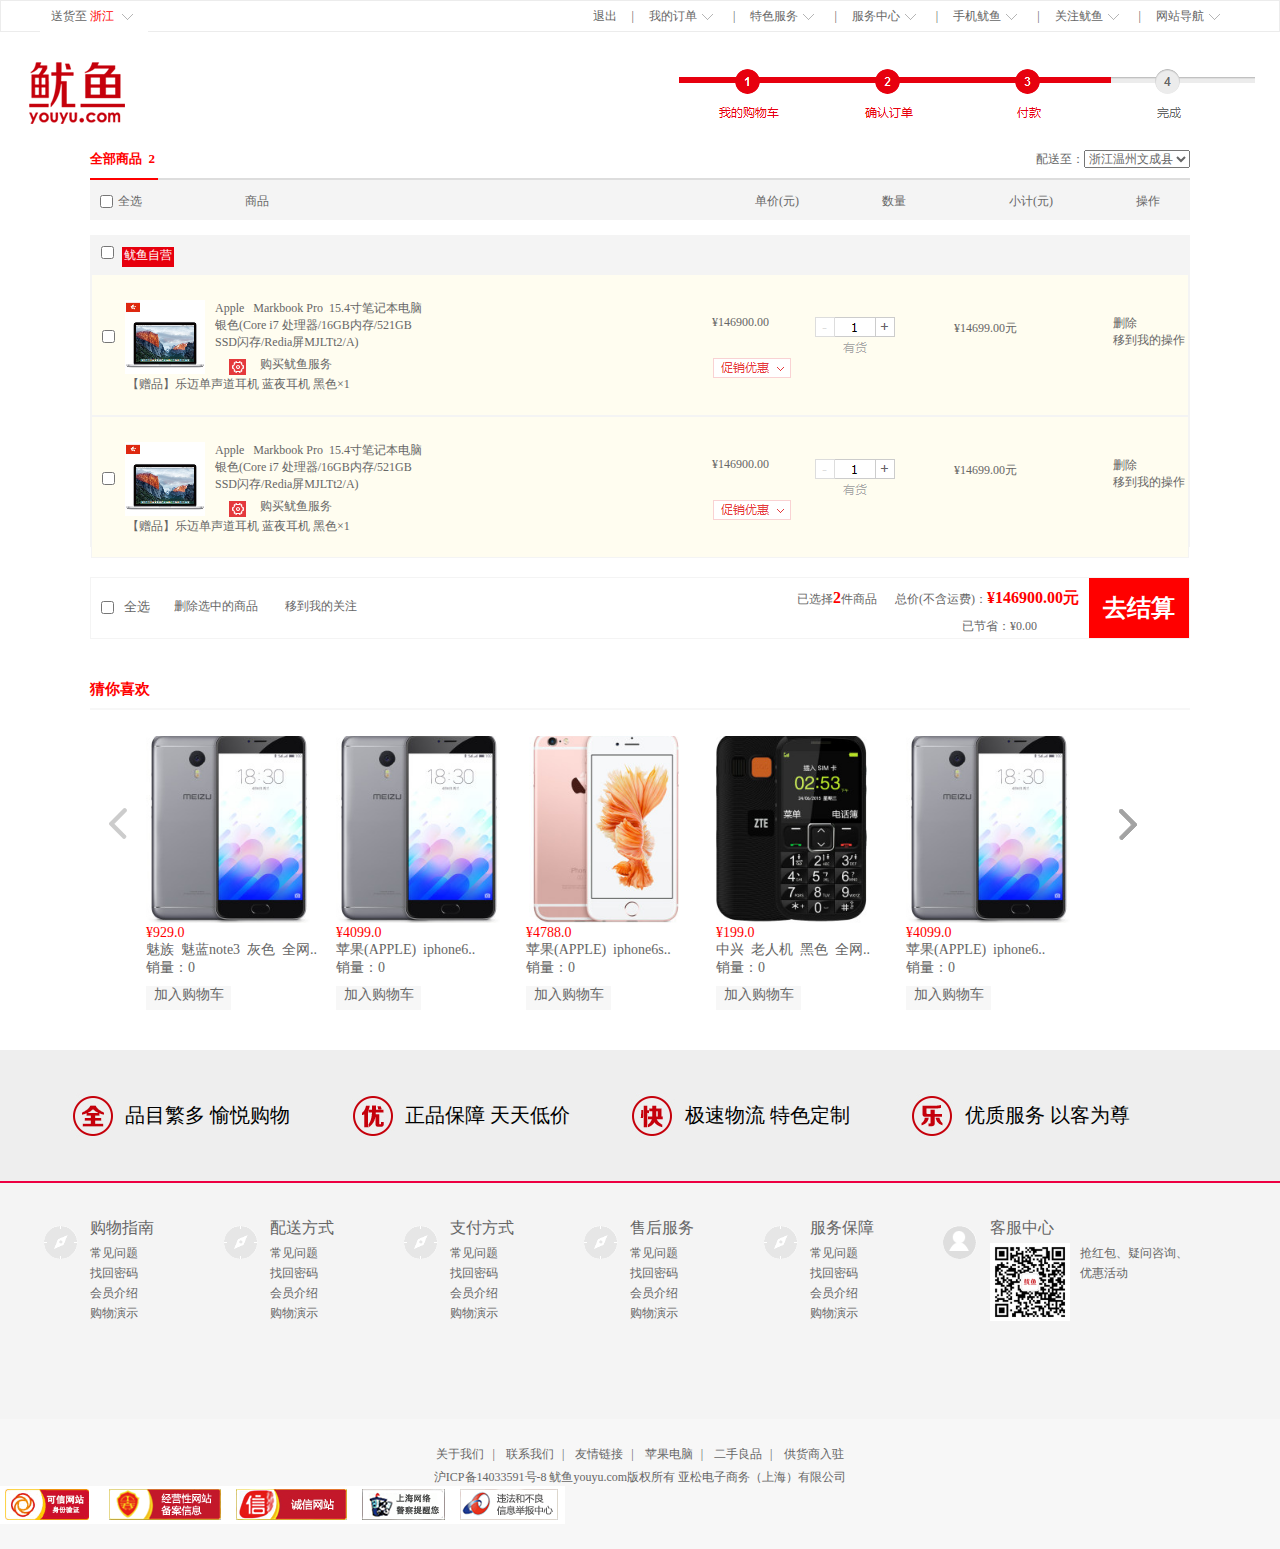
<file: youyuwang/fullCar.html>
<!DOCTYPE HTML PUBLIC "-//W3C//DTD HTML 4.01 Transitional//EN" "http://www.w3.org/TR/html4/loose.dtd">
<html lang="en">
<head>
	<meta http-equiv="Content-Type" content="text/html;charset=UTF-8">
	<title>购物车页面</title>
<link rel="stylesheet" href="css/fullCar.css" />
<link rel="stylesheet" href="css/common.css"/>
<link rel="stylesheet" href="css/icons.css" />
<link rel="stylesheet" href="css/table.css" />
</head>
<body>
	<!--顶部-->
	<div class="top">
    	<div class="top_center">
        	<div class="ship">
            	送货至 
                <b>浙江</b>
                <span class="jt_down"></span>
            </div>
            <ul class="top_bars">
            	<li><a href="#">退出</a>|</li>
                <li><a href="#">我的订单<span class="jt_down"></span></a>|</li>
                <li><a href="#">特色服务<span class="jt_down"></span></a>|</li>
                <li><a href="#">服务中心<span class="jt_down"></span></a>|</li>
                <li><a href="#">手机鱿鱼<span class="jt_down"></span></a>|</li>
                <li><a href="#">关注鱿鱼<span class="jt_down"></span></a>|</li>
                <li><a href="#">网站导航<span class="jt_down"></span></a></li>
      
            </ul>
        </div>
    </div>
    <!--头部-->
    <div class="bgred">
    <div class="header3">
    	<a href="#"><img src="images/logo.png"  class="oneImg"></a>
    	

        <div class="h3_right">
        	<img src="images/10-鱿鱼网-支付_03.png" alt="">
        </div>
       
    </div>
<!--中间部分div-->
<div class="empty">
	<div class="peisong"><pre>全部商品  2 </pre><span>配送至：<select name="" id=""><option value="">浙江温州文成县</option></select></span></div>
	<div class="mainCenter">
		<div class="allCheck">
			<input type="checkbox"><p>全选</p>
			<p class="leftM">商品</p>
			<p class="rightM">单价(元)</p>
			<p class="leftM">数量</p>
			<p class="leftM">小计(元)</p>
			<p class="leftM">操作</p>
		</div>
		<div class="mainPro">
			<div class="aa">
				<input type="checkbox"><span id="but">鱿鱼自营</span>
			</div>
			<div class="bb">
				<input type="checkbox" >
				<img src="images/bgPic_07.png" >
				 <span>
                    Apple&nbsp;&nbsp; Markbook&nbsp;Pro &nbsp;15.4寸笔记本电脑<br>银色(Core&nbsp;i7&nbsp;处理器/16GB内存/521GB <br>SSD闪存/Redia屏MJLTt2/A)
                    <br>
                   <img src="images/icons/suo_06.png" style="margin-top:5px"><span style="margin-top:5px">购买鱿鱼服务</span>
                   <span style="margin-left:-205px">
                   	【赠品】乐迈单声道耳机  蓝夜耳机 黑色×1
                   </span>
                   
                </span>
                <div class="mm">
                	<span>¥146900.00</span>
                	<img src="images/icons/suo_03.png" alt="">
                </div>
                <img src="images/have_03.png" style="margin-top:40px">
                <div class="ri">¥14699.00元</div>
               	<div class="righ">
               		 <div class="rig">删除</div>
                	<div class="rig">移到我的操作</div>
               	</div>
			</div>
				
			<div class="bb">
				<input type="checkbox" >
				<img src="images/bgPic_07.png" >
				 <span>
                    Apple&nbsp;&nbsp; Markbook&nbsp;Pro &nbsp;15.4寸笔记本电脑<br>银色(Core&nbsp;i7&nbsp;处理器/16GB内存/521GB <br>SSD闪存/Redia屏MJLTt2/A)
                    <br>
                   <img src="images/icons/suo_06.png" style="margin-top:5px"><span style="margin-top:5px">购买鱿鱼服务</span>
                   <span style="margin-left:-205px">
                   	【赠品】乐迈单声道耳机  蓝夜耳机 黑色×1
                   </span>
                   
                </span>
                <div class="mm">
                	<span>¥146900.00</span>
                	<img src="images/icons/suo_03.png" alt="">
                </div>
                <img src="images/have_03.png" style="margin-top:40px">
                <div class="ri">¥14699.00元</div>
               	<div class="righ">
               		 <div class="rig">删除</div>
                	<div class="rig">移到我的操作</div>
               	</div>
			</div>
			
		</div>
		<div class="allButtom">
			<input type="checkbox"><p>全选</p>
			<pre>删除选中的商品         移到我的关注</pre>
			<p class="caozuo">去结算</p>
			<span>已选择<font>2</font>件商品&nbsp;&nbsp;&nbsp;&nbsp;&nbsp;&nbsp;总价(不含运费)：<font>¥146900.00元</font></span>
			<span class="save">已节省：¥0.00</span>

			
		</div>
	</div>
	<p>猜你喜欢</p>
	<div class="gress">
		<img src="images/jiantou_03.png" class="left">
		<ul>
                      <li>
                          <img src="images/phone_03.png" alt="">
                          <font>¥929.0</font>
                          <p>魅族&nbsp;&nbsp;魅蓝note3&nbsp;&nbsp;灰色&nbsp;&nbsp;全网.. <br>销量：0</p>
                          <span class="add">加入购物车</span>
                      </li>
                      <li>
                            <img src="images/phone_03.png" alt="">
                            <font>¥4099.0</font>
                            <p>苹果(APPLE)&nbsp;&nbsp;iphone6.. <br>销量：0</p>
                             <span class="add">加入购物车</span>
                      </li>
                      <li>
                            <img src="images/phone_07.png" alt="">
                            <font>¥4788.0</font>
                            <p>苹果(APPLE)&nbsp;&nbsp;iphone6s.. <br>销量：0</p>
                             <span class="add">加入购物车</span>
                      </li>
                      <li>
                            <img src="images/phone_09.png" alt="">
                            <font>¥199.0</font>
                            <p>中兴&nbsp;&nbsp;老人机&nbsp;&nbsp;黑色&nbsp;&nbsp;全网.. <br>销量：0</p>
                             <span class="add">加入购物车</span>
                      </li>
                       <li>
                            <img src="images/phone_03.png" alt="">
                            <font>¥4099.0</font>
                            <p>苹果(APPLE)&nbsp;&nbsp;iphone6.. <br>销量：0</p>
                             <span class="add">加入购物车</span>
                      </li>
                      
                  </ul>
		<img src="images/jiantou_05.png" class="right">
	</div>
</div>
     <!--脚部-->
    <div class="footer3">
    	<div class="f3_top">
        	<div class="f3_center">
                <div class="ts1">品目繁多 愉悦购物</div>
                <div class="ts2">正品保障 天天低价</div>
                <div class="ts3">极速物流 特色定制</div>
                <div class="ts4">优质服务 以客为尊</div>
            </div>
        </div>
        <div class="f3_middle">
        	<ul class="f3_center">
            	<li class="f3_mi_li01">
                	<h1>购物指南</h1>
                    <p>常见问题</p>
                    <p>找回密码</p>
                    <p>会员介绍</p>
                    <p>购物演示</p>
                </li>
                <li class="f3_mi_li01">
                	<h1>配送方式</h1>
                    <p>常见问题</p>
                    <p>找回密码</p>
                    <p>会员介绍</p>
                    <p>购物演示</p>
                </li>
                <li class="f3_mi_li01">
                	<h1>支付方式</h1>
                    <p>常见问题</p>
                    <p>找回密码</p>
                    <p>会员介绍</p>
                    <p>购物演示</p>
                </li>
                <li class="f3_mi_li01">
                	<h1>售后服务</h1>
                    <p>常见问题</p>
                    <p>找回密码</p>
                    <p>会员介绍</p>
                    <p>购物演示</p>
                </li>
                <li class="f3_mi_li01">
                	<h1>服务保障</h1>
                    <p>常见问题</p>
                    <p>找回密码</p>
                    <p>会员介绍</p>
                    <p>购物演示</p>
                </li>
                <li class="f3_mi_li06">
                	<h1>客服中心</h1>
                    <img src="images/QRCodes.png">
                    <p>抢红包、疑问咨询、优惠活动</p>
                </li>
            </ul>
        </div>
        <div class="f3_bottom">
        	<p class="f3_links">
                <a href="#">关于我们</a>|
                <a href="#">联系我们</a>|
                <a href="#">友情链接</a>|
                <a href="#">苹果电脑</a>|
                <a href="#">二手良品</a>|
                <a href="#">供货商入驻</a> 
           	</p>
            <p>沪ICP备14033591号-8 鱿鱼youyu.com版权所有 亚松电子商务（上海）有限公司 </p>
            <img src="images/police.png">
            
        </div>
    </div>
</body>
</html>
</file>
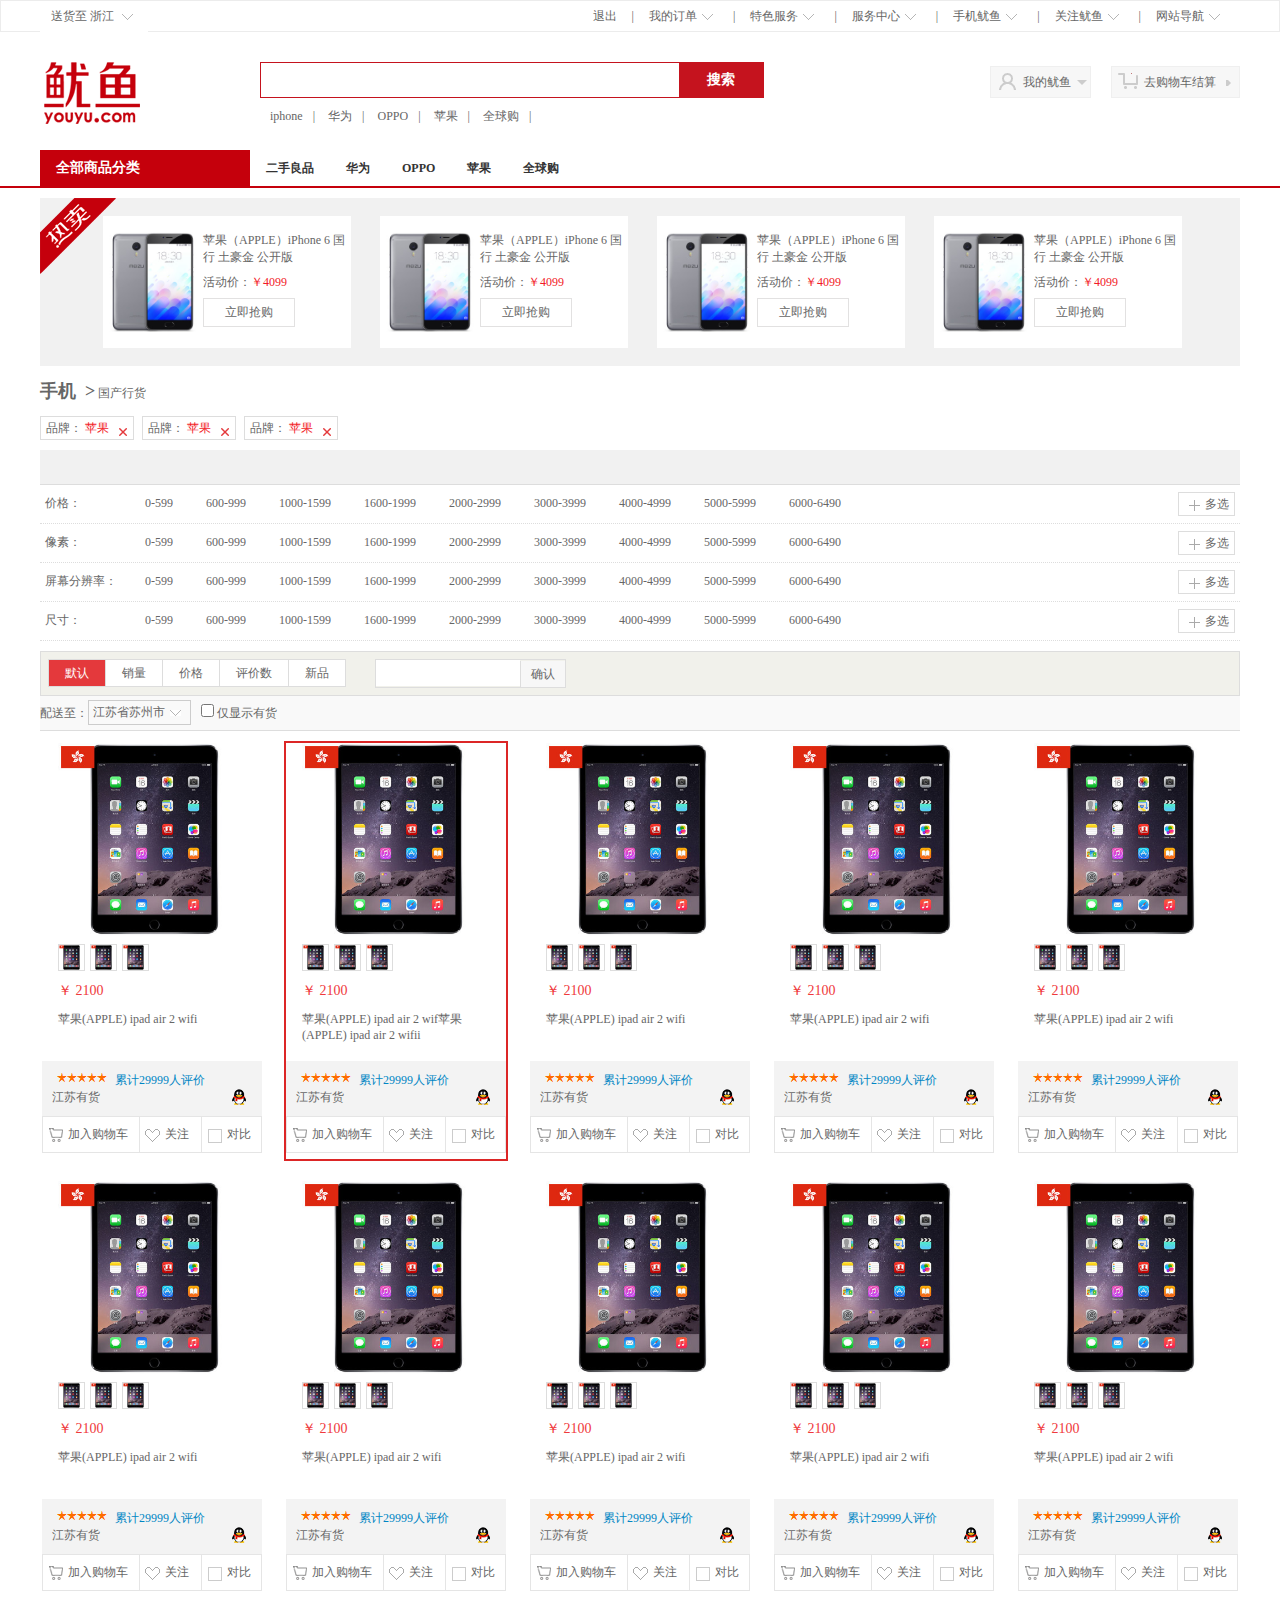
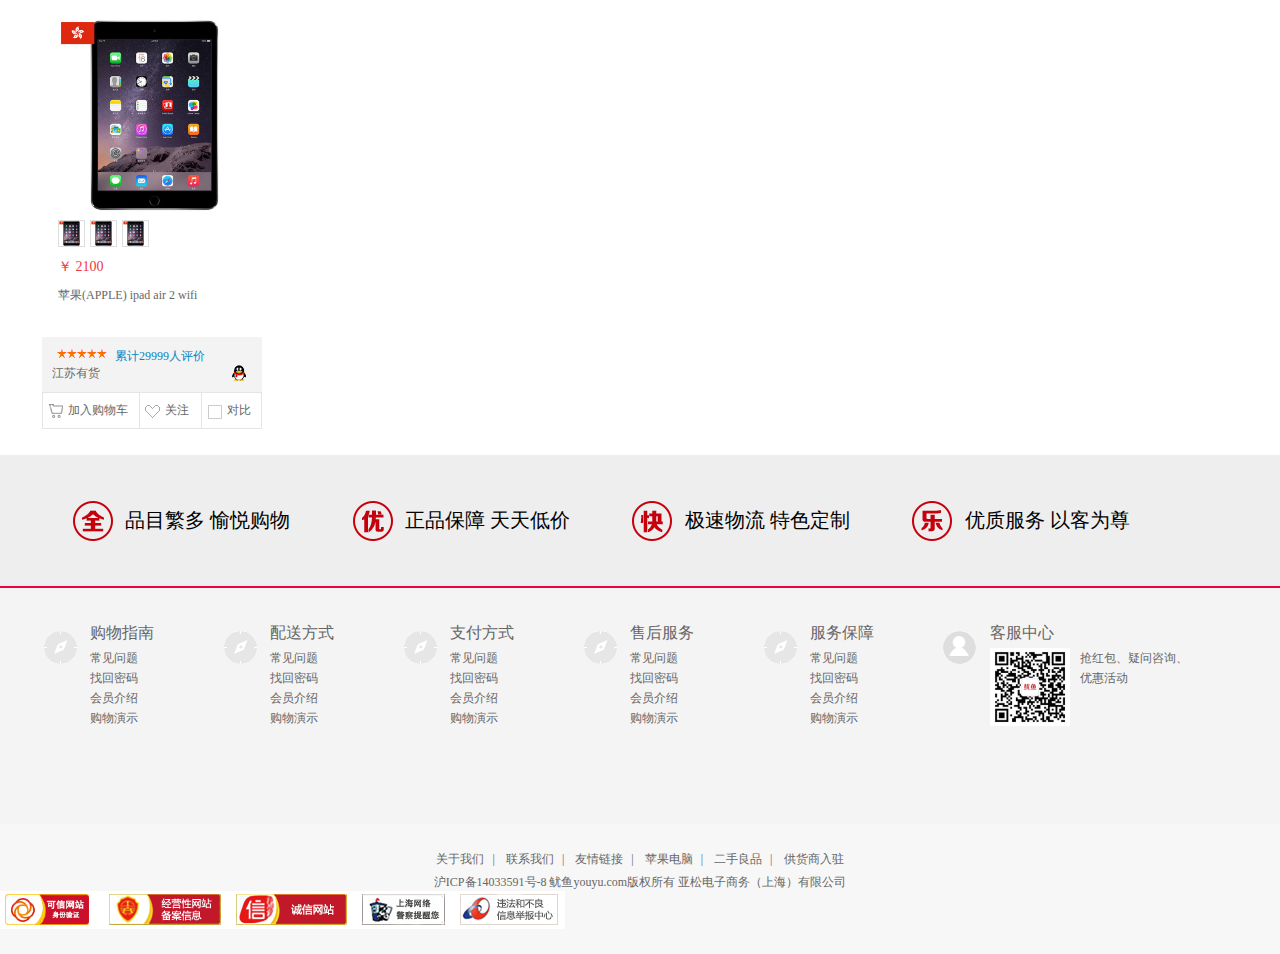
<file: youyuwang/list.html>
<!DOCTYPE HTML PUBLIC "-//W3C//DTD HTML 4.01 Transitional//EN" "http://www.w3.org/TR/html4/loose.dtd">
<html>
<head>
<meta http-equiv="Content-Type" content="text/html; charset=utf-8">
<title>鱿鱼网-列表页</title>
<link rel="stylesheet" href="css/style.css" />
<link rel="stylesheet" href="css/common.css"/>
<link rel="stylesheet" href="css/icons.css" />
<link rel="stylesheet" href="css/table.css" />
</head>
<body>
	<!--顶部-->
	<div class="top">
    	<div class="top_center">
        	<div class="ship">
            	送货至 
                <b>浙江</b>
                <span class="jt_down"></span>
            </div>
            <ul class="top_bars">
            	<li><a href="#">退出</a>|</li>
                <li><a href="#">我的订单<span class="jt_down"></span></a>|</li>
                <li><a href="#">特色服务<span class="jt_down"></span></a>|</li>
                <li><a href="#">服务中心<span class="jt_down"></span></a>|</li>
                <li><a href="#">手机鱿鱼<span class="jt_down"></span></a>|</li>
                <li><a href="#">关注鱿鱼<span class="jt_down"></span></a>|</li>
                <li><a href="#">网站导航<span class="jt_down"></span></a></li>
            </ul>
        </div>
    </div>
    <!--头部-->
    <div class="header3">
    	<a href="#"><img src="images/logo.png"></a>
    	<div class="h3_center">
        	<div class="search_box">
            	<input type="text"/>
                <span>搜索</span>
            </div>
            <p>
            	<a href="#">iphone</a>|
            	<a href="#">华为</a>|
                <a href="#">OPPO</a>|
                <a href="#">苹果</a>|
                <a href="#">全球购</a>|
            </p>
        </div>
        <div class="h3_right">
        	<div class="myyy">
            	我的鱿鱼
                <span class="sj_down"></span>
             </div>
            <div class="tsc">
            	去购物车结算
                <span class="sj_right"></span>
            </div>
        </div>
    </div>
     <!--头部导航-->
    <div class="nav_top">
    	<div class="nav_top_center">
            <div>
                全部商品分类
            </div>
            <ul>
                <li><a href="#">二手良品</a></li>
                <li><a href="#">华为</a></li>
                <li><a href="#">OPPO</a></li>
                <li><a href="#">苹果</a></li>
                <li><a href="#">全球购</a></li>
            </ul>
        </div>
    </div>
    
    <!--内容-->
    <div class="container4">
    	<!--热卖-->
    	<div class="c4_b1">
        	<ul class="c4_b1_boxes">
            	<li>
                	<img src="images/hot_1.jpg">
                    <div class="c4_b1_box_txt">
                    	<p>苹果（APPLE）iPhone 6 国行 土豪金 公开版 </p>
                        <h1>活动价：<b>￥4099</b></h1>
                        <h2>立即抢购</h2>
                    </div>
                </li>
                <li>
                	<img src="images/hot_1.jpg">
                    <div class="c4_b1_box_txt">
                    	<p>苹果（APPLE）iPhone 6 国行 土豪金 公开版 </p>
                        <h1>活动价：<b>￥4099</b></h1>
                        <h2>立即抢购</h2>
                    </div
                ></li>
                <li>
                	<img src="images/hot_1.jpg">
                    <div class="c4_b1_box_txt">
                    	<p>苹果（APPLE）iPhone 6 国行 土豪金 公开版 </p>
                        <h1>活动价：<b>￥4099</b></h1>
                        <h2>立即抢购</h2>
                    </div
                ></li>
                <li>
                	<img src="images/hot_1.jpg">
                    <div class="c4_b1_box_txt">
                    	<p>苹果（APPLE）iPhone 6 国行 土豪金 公开版 </p>
                        <h1>活动价：<b>￥4099</b></h1>
                        <h2>立即抢购</h2>
                    </div
                ></li>
            </ul>
        </div>
        <div class="c4_b2">
            <h1 class="c4_b2_x">
            	<a href="#">手机&nbsp;&nbsp;></a>
                <span><a href="#">国产行货</a></span>
            </h1> 
                
            <ul class="c4_b2_y">
            	<li>
                	<span class="search_key">品牌：</span>
                    <span class="search_val">苹果</span>
                    <span class="search_del"></span>
                </li>
                <li>
                	<span class="search_key">品牌：</span>
                    <span class="search_val">苹果</span>
                    <span class="search_del"></span>
                </li>
                <li>
                	<span class="search_key">品牌：</span>
                    <span class="search_val">苹果</span>
                    <span class="search_del"></span>
                </li>
            </ul>
        </div>
        <div class="c4_b3">
        	<h1></h1>
        	<div>
            	<ul class="c4_b3_search">
                	<li class="c4_b3_name">价格：</li>
                    <li class="c4_b3_vals">
                        <a href="#">0-599</a>
                        <a href="#">600-999</a>
                        <a href="#">1000-1599</a>
                        <a href="#">1600-1999</a>
                        <a href="#">2000-2999</a>
                        <a href="#">3000-3999</a>
                        <a href="#">4000-4999</a>
                        <a href="#">5000-5999</a>
                        <a href="#">6000-6490</a>
					</li>
                    <li class="c4_b3_box"><span class="add01"></span>多选</li>
                </ul><ul class="c4_b3_search">
                	<li class="c4_b3_name">像素：</li>
                    <li class="c4_b3_vals">
                        <a href="#">0-599</a>
                        <a href="#">600-999</a>
                        <a href="#">1000-1599</a>
                        <a href="#">1600-1999</a>
                        <a href="#">2000-2999</a>
                        <a href="#">3000-3999</a>
                        <a href="#">4000-4999</a>
                        <a href="#">5000-5999</a>
                        <a href="#">6000-6490</a>
					</li>
                    <li class="c4_b3_box"><span class="add01"></span>多选</li>
                </ul>
                <ul class="c4_b3_search">
                	<li class="c4_b3_name">屏幕分辨率：</li>
                    <li class="c4_b3_vals">
                        <a href="#">0-599</a>
                        <a href="#">600-999</a>
                        <a href="#">1000-1599</a>
                        <a href="#">1600-1999</a>
                        <a href="#">2000-2999</a>
                        <a href="#">3000-3999</a>
                        <a href="#">4000-4999</a>
                        <a href="#">5000-5999</a>
                        <a href="#">6000-6490</a>
					</li>
                    <li class="c4_b3_box"><span class="add01"></span>多选</li>
                </ul>
                <ul class="c4_b3_search">
                	<li class="c4_b3_name">尺寸：</li>
                    <li class="c4_b3_vals">
                        <a href="#">0-599</a>
                        <a href="#">600-999</a>
                        <a href="#">1000-1599</a>
                        <a href="#">1600-1999</a>
                        <a href="#">2000-2999</a>
                        <a href="#">3000-3999</a>
                        <a href="#">4000-4999</a>
                        <a href="#">5000-5999</a>
                        <a href="#">6000-6490</a>
					</li>
                    <li class="c4_b3_box"><span class="add01"></span>多选</li>
                </ul>
            </div>
        </div>
    	<div class="c4_b4">
        	<div class="c4_b4_x">
            	<ul class="c4_b4_nav">
                	<li class="current"><a href="#">默认</a></li>
                    <li><a href="#">销量</a></li>
                    <li><a href="#">价格</a></li>
                    <li><a href="#">评价数</a></li>
                    <li><a href="#">新品</a></li>
                </ul>
                <div class="c4_b4_search">
                	<input type="text"/><span>确认</span>
                </div>
                <div class="c4_b4_pages">
                	
                </div>
				<div class="clear"></div>
            </div>
            
            <div class="c4_b4_y">
            	<ul>
                  	<li>配送至：</li>
                    <li class="shipbox">江苏省苏州市<span class="jt_down"></span></li>
                    <li><input type="checkbox"> 仅显示有货</li>
                </ul>               
            </div>
       	</div>
    	<!--商品列表-->
        <div class="c4_b5">	
        	<div class="c4_b5_content">
            	<ul class="c4_b5_c_boxes">
                	<li class="c4_b5_c_box">
                    	<!--图片-->
                    	<div class="c4_b5_c_box_pic">
                        	<div class="c4b5_pic_view">
                            	<a href="#"><img src="images/list_p1.jpg"></a>
                            </div>
                            <ul class="c4b5_pic_smalls">
                            	<li><a href="#"><img src="images/list_p1.jpg"></a></li>
                                <li><a href="#"><img src="images/list_p1.jpg"></a></li>
                                <li><a href="#"><img src="images/list_p1.jpg"></a></li>
                            </ul>
                        </div>
                        <!--价钱-->
                        <div class="c4_b5_c_box_txt">
                        	<h1>￥ 2100</h1>
                            <h2><a href="#">苹果(APPLE) ipad air 2 wifi</a></h2>
                        </div>
                        <!--购买等操作-->
                        <div class="c4b5_el">
                        	<div class="c4b5_el_x">
                            	<span class="wjx01"></span>
                                <span class="elNum">累计29999人评价</span>
                            </div>
                            <div class="c4b5_el_y">
                            	江苏有货
                            	<span class="qq01"></span>
                            </div>
                            
                        </div>
                        <ul class="c4b5_option">
                                <li class="shopcar_box"><span class="shopcar01"></span>加入购物车</li>
                                <li class="hart_box"><span class="hart01"></span>关注</li>
                                <li class="square_box"><span class="square01"></span>对比</li>
                        </ul>
                    </li>
                    <li class="c4_b5_c_box c4b5_current">
                    	<!--图片-->
                    	<div class="c4_b5_c_box_pic">
                        	<div class="c4b5_pic_view">
                            	<a href="#"><img src="images/list_p1.jpg"></a>
                            </div>
                            <ul class="c4b5_pic_smalls">
                            	<li><a href="#"><img src="images/list_p1.jpg"></a></li>
                                <li><a href="#"><img src="images/list_p1.jpg"></a></li>
                                <li><a href="#"><img src="images/list_p1.jpg"></a></li>
                            </ul>
                        </div>
                        <!--价钱-->
                        <div class="c4_b5_c_box_txt">
                        	<h1>￥ 2100</h1>
                            <h2><a href="#">苹果(APPLE) ipad air 2 wif苹果(APPLE) ipad air 2 wifii</a></h2>
                        </div>
                        <!--购买等操作-->
                        <div class="c4b5_el">
                        	<div class="c4b5_el_x">
                            	<span class="wjx01"></span>
                                <span class="elNum">累计29999人评价</span>
                            </div>
                            <div class="c4b5_el_y">
                            	江苏有货
                            	<span class="qq01"></span>
                            </div>
                        </div>
                        <ul class="c4b5_option">
                                <li class="shopcar_box"><span class="shopcar01"></span>加入购物车</li>
                                <li class="hart_box"><span class="hart01"></span>关注</li>
                                <li class="square_box"><span class="square01"></span>对比</li>
                        </ul>
                    </li>
                    <li class="c4_b5_c_box">
                    	<!--图片-->
                    	<div class="c4_b5_c_box_pic">
                        	<div class="c4b5_pic_view">
                            	<a href="#"><img src="images/list_p1.jpg"></a>
                            </div>
                            <ul class="c4b5_pic_smalls">
                            	<li><a href="#"><img src="images/list_p1.jpg"></a></li>
                                <li><a href="#"><img src="images/list_p1.jpg"></a></li>
                                <li><a href="#"><img src="images/list_p1.jpg"></a></li>
                            </ul>
                        </div>
                        <!--价钱-->
                        <div class="c4_b5_c_box_txt">
                        	<h1>￥ 2100</h1>
                            <h2><a href="#">苹果(APPLE) ipad air 2 wifi</a></h2>
                        </div>
                        <!--购买等操作-->
                        <div class="c4b5_el">
                        	<div class="c4b5_el_x">
                            	<span class="wjx01"></span>
                                <span class="elNum">累计29999人评价</span>
                            </div>
                            <div class="c4b5_el_y">
                            	江苏有货
                            	<span class="qq01"></span>
                            </div>
                            
                        </div>
                        <ul class="c4b5_option">
                                <li class="shopcar_box"><span class="shopcar01"></span>加入购物车</li>
                                <li class="hart_box"><span class="hart01"></span>关注</li>
                                <li class="square_box"><span class="square01"></span>对比</li>
                        </ul>
                    </li>
                    <li class="c4_b5_c_box">
                    	<!--图片-->
                    	<div class="c4_b5_c_box_pic">
                        	<div class="c4b5_pic_view">
                            	<a href="#"><img src="images/list_p1.jpg"></a>
                            </div>
                            <ul class="c4b5_pic_smalls">
                            	<li><a href="#"><img src="images/list_p1.jpg"></a></li>
                                <li><a href="#"><img src="images/list_p1.jpg"></a></li>
                                <li><a href="#"><img src="images/list_p1.jpg"></a></li>
                            </ul>
                        </div>
                        <!--价钱-->
                        <div class="c4_b5_c_box_txt">
                        	<h1>￥ 2100</h1>
                            <h2><a href="#">苹果(APPLE) ipad air 2 wifi</a></h2>
                        </div>
                        <!--购买等操作-->
                        <div class="c4b5_el">
                        	<div class="c4b5_el_x">
                            	<span class="wjx01"></span>
                                <span class="elNum">累计29999人评价</span>
                            </div>
                            <div class="c4b5_el_y">
                            	江苏有货
                            	<span class="qq01"></span>
                            </div>
                            
                        </div>
                        <ul class="c4b5_option">
                                <li class="shopcar_box"><span class="shopcar01"></span>加入购物车</li>
                                <li class="hart_box"><span class="hart01"></span>关注</li>
                                <li class="square_box"><span class="square01"></span>对比</li>
                        </ul>
                    </li>
                    <li class="c4_b5_c_box">
                    	<!--图片-->
                    	<div class="c4_b5_c_box_pic">
                        	<div class="c4b5_pic_view">
                            	<a href="#"><img src="images/list_p1.jpg"></a>
                            </div>
                            <ul class="c4b5_pic_smalls">
                            	<li><a href="#"><img src="images/list_p1.jpg"></a></li>
                                <li><a href="#"><img src="images/list_p1.jpg"></a></li>
                                <li><a href="#"><img src="images/list_p1.jpg"></a></li>
                            </ul>
                        </div>
                        <!--价钱-->
                        <div class="c4_b5_c_box_txt">
                        	<h1>￥ 2100</h1>
                            <h2><a href="#">苹果(APPLE) ipad air 2 wifi</a></h2>
                        </div>
                        <!--购买等操作-->
                        <div class="c4b5_el">
                        	<div class="c4b5_el_x">
                            	<span class="wjx01"></span>
                                <span class="elNum">累计29999人评价</span>
                            </div>
                            <div class="c4b5_el_y">
                            	江苏有货
                            	<span class="qq01"></span>
                            </div>
                            
                        </div>
                        <ul class="c4b5_option">
                                <li class="shopcar_box"><span class="shopcar01"></span>加入购物车</li>
                                <li class="hart_box"><span class="hart01"></span>关注</li>
                                <li class="square_box"><span class="square01"></span>对比</li>
                        </ul>
                    </li>
                    <li class="c4_b5_c_box">
                    	<!--图片-->
                    	<div class="c4_b5_c_box_pic">
                        	<div class="c4b5_pic_view">
                            	<a href="#"><img src="images/list_p1.jpg"></a>
                            </div>
                            <ul class="c4b5_pic_smalls">
                            	<li><a href="#"><img src="images/list_p1.jpg"></a></li>
                                <li><a href="#"><img src="images/list_p1.jpg"></a></li>
                                <li><a href="#"><img src="images/list_p1.jpg"></a></li>
                            </ul>
                        </div>
                        <!--价钱-->
                        <div class="c4_b5_c_box_txt">
                        	<h1>￥ 2100</h1>
                            <h2><a href="#">苹果(APPLE) ipad air 2 wifi</a></h2>
                        </div>
                        <!--购买等操作-->
                        <div class="c4b5_el">
                        	<div class="c4b5_el_x">
                            	<span class="wjx01"></span>
                                <span class="elNum">累计29999人评价</span>
                            </div>
                            <div class="c4b5_el_y">
                            	江苏有货
                            	<span class="qq01"></span>
                            </div>
                            
                        </div>
                        <ul class="c4b5_option">
                                <li class="shopcar_box"><span class="shopcar01"></span>加入购物车</li>
                                <li class="hart_box"><span class="hart01"></span>关注</li>
                                <li class="square_box"><span class="square01"></span>对比</li>
                        </ul>
                    </li>
                    <li class="c4_b5_c_box">
                    	<!--图片-->
                    	<div class="c4_b5_c_box_pic">
                        	<div class="c4b5_pic_view">
                            	<a href="#"><img src="images/list_p1.jpg"></a>
                            </div>
                            <ul class="c4b5_pic_smalls">
                            	<li><a href="#"><img src="images/list_p1.jpg"></a></li>
                                <li><a href="#"><img src="images/list_p1.jpg"></a></li>
                                <li><a href="#"><img src="images/list_p1.jpg"></a></li>
                            </ul>
                        </div>
                        <!--价钱-->
                        <div class="c4_b5_c_box_txt">
                        	<h1>￥ 2100</h1>
                            <h2><a href="#">苹果(APPLE) ipad air 2 wifi</a></h2>
                        </div>
                        <!--购买等操作-->
                        <div class="c4b5_el">
                        	<div class="c4b5_el_x">
                            	<span class="wjx01"></span>
                                <span class="elNum">累计29999人评价</span>
                            </div>
                            <div class="c4b5_el_y">
                            	江苏有货
                            	<span class="qq01"></span>
                            </div>
                            
                        </div>
                        <ul class="c4b5_option">
                                <li class="shopcar_box"><span class="shopcar01"></span>加入购物车</li>
                                <li class="hart_box"><span class="hart01"></span>关注</li>
                                <li class="square_box"><span class="square01"></span>对比</li>
                        </ul>
                    </li>
                    <li class="c4_b5_c_box">
                    	<!--图片-->
                    	<div class="c4_b5_c_box_pic">
                        	<div class="c4b5_pic_view">
                            	<a href="#"><img src="images/list_p1.jpg"></a>
                            </div>
                            <ul class="c4b5_pic_smalls">
                            	<li><a href="#"><img src="images/list_p1.jpg"></a></li>
                                <li><a href="#"><img src="images/list_p1.jpg"></a></li>
                                <li><a href="#"><img src="images/list_p1.jpg"></a></li>
                            </ul>
                        </div>
                        <!--价钱-->
                        <div class="c4_b5_c_box_txt">
                        	<h1>￥ 2100</h1>
                            <h2><a href="#">苹果(APPLE) ipad air 2 wifi</a></h2>
                        </div>
                        <!--购买等操作-->
                        <div class="c4b5_el">
                        	<div class="c4b5_el_x">
                            	<span class="wjx01"></span>
                                <span class="elNum">累计29999人评价</span>
                            </div>
                            <div class="c4b5_el_y">
                            	江苏有货
                            	<span class="qq01"></span>
                            </div>
                            
                        </div>
                        <ul class="c4b5_option">
                                <li class="shopcar_box"><span class="shopcar01"></span>加入购物车</li>
                                <li class="hart_box"><span class="hart01"></span>关注</li>
                                <li class="square_box"><span class="square01"></span>对比</li>
                        </ul>
                    </li>
                    <li class="c4_b5_c_box">
                    	<!--图片-->
                    	<div class="c4_b5_c_box_pic">
                        	<div class="c4b5_pic_view">
                            	<a href="#"><img src="images/list_p1.jpg"></a>
                            </div>
                            <ul class="c4b5_pic_smalls">
                            	<li><a href="#"><img src="images/list_p1.jpg"></a></li>
                                <li><a href="#"><img src="images/list_p1.jpg"></a></li>
                                <li><a href="#"><img src="images/list_p1.jpg"></a></li>
                            </ul>
                        </div>
                        <!--价钱-->
                        <div class="c4_b5_c_box_txt">
                        	<h1>￥ 2100</h1>
                            <h2><a href="#">苹果(APPLE) ipad air 2 wifi</a></h2>
                        </div>
                        <!--购买等操作-->
                        <div class="c4b5_el">
                        	<div class="c4b5_el_x">
                            	<span class="wjx01"></span>
                                <span class="elNum">累计29999人评价</span>
                            </div>
                            <div class="c4b5_el_y">
                            	江苏有货
                            	<span class="qq01"></span>
                            </div>
                            
                        </div>
                        <ul class="c4b5_option">
                                <li class="shopcar_box"><span class="shopcar01"></span>加入购物车</li>
                                <li class="hart_box"><span class="hart01"></span>关注</li>
                                <li class="square_box"><span class="square01"></span>对比</li>
                        </ul>
                    </li>
                   <li class="c4_b5_c_box">
                    	<!--图片-->
                    	<div class="c4_b5_c_box_pic">
                        	<div class="c4b5_pic_view">
                            	<a href="#"><img src="images/list_p1.jpg"></a>
                            </div>
                            <ul class="c4b5_pic_smalls">
                            	<li><a href="#"><img src="images/list_p1.jpg"></a></li>
                                <li><a href="#"><img src="images/list_p1.jpg"></a></li>
                                <li><a href="#"><img src="images/list_p1.jpg"></a></li>
                            </ul>
                        </div>
                        <!--价钱-->
                        <div class="c4_b5_c_box_txt">
                        	<h1>￥ 2100</h1>
                            <h2><a href="#">苹果(APPLE) ipad air 2 wifi</a></h2>
                        </div>
                        <!--购买等操作-->
                        <div class="c4b5_el">
                        	<div class="c4b5_el_x">
                            	<span class="wjx01"></span>
                                <span class="elNum">累计29999人评价</span>
                            </div>
                            <div class="c4b5_el_y">
                            	江苏有货
                            	<span class="qq01"></span>
                            </div>
                            
                        </div>
                        <ul class="c4b5_option">
                                <li class="shopcar_box"><span class="shopcar01"></span>加入购物车</li>
                                <li class="hart_box"><span class="hart01"></span>关注</li>
                                <li class="square_box"><span class="square01"></span>对比</li>
                        </ul>
                    </li>
                    <li class="c4_b5_c_box">
                    	<!--图片-->
                    	<div class="c4_b5_c_box_pic">
                        	<div class="c4b5_pic_view">
                            	<a href="#"><img src="images/list_p1.jpg"></a>
                            </div>
                            <ul class="c4b5_pic_smalls">
                            	<li><a href="#"><img src="images/list_p1.jpg"></a></li>
                                <li><a href="#"><img src="images/list_p1.jpg"></a></li>
                                <li><a href="#"><img src="images/list_p1.jpg"></a></li>
                            </ul>
                        </div>
                        <!--价钱-->
                        <div class="c4_b5_c_box_txt">
                        	<h1>￥ 2100</h1>
                            <h2><a href="#">苹果(APPLE) ipad air 2 wifi</a></h2>
                        </div>
                        <!--购买等操作-->
                        <div class="c4b5_el">
                        	<div class="c4b5_el_x">
                            	<span class="wjx01"></span>
                                <span class="elNum">累计29999人评价</span>
                            </div>
                            <div class="c4b5_el_y">
                            	江苏有货
                            	<span class="qq01"></span>
                            </div>
                            
                        </div>
                        <ul class="c4b5_option">
                                <li class="shopcar_box"><span class="shopcar01"></span>加入购物车</li>
                                <li class="hart_box"><span class="hart01"></span>关注</li>
                                <li class="square_box"><span class="square01"></span>对比</li>
                        </ul>
                    </li>
                </ul>
            </div>
        </div>
    </div>
    <!--脚部-->
    <div class="footer3">
    	<div class="f3_top">
        	<div class="f3_center">
                <div class="ts1">品目繁多 愉悦购物</div>
                <div class="ts2">正品保障 天天低价</div>
                <div class="ts3">极速物流 特色定制</div>
                <div class="ts4">优质服务 以客为尊</div>
            </div>
        </div>
        <div class="f3_middle">
        	<ul class="f3_center">
            	<li class="f3_mi_li01">
                	<h1>购物指南</h1>
                    <p>常见问题</p>
                    <p>找回密码</p>
                    <p>会员介绍</p>
                    <p>购物演示</p>
                </li>
                <li class="f3_mi_li01">
                	<h1>配送方式</h1>
                    <p>常见问题</p>
                    <p>找回密码</p>
                    <p>会员介绍</p>
                    <p>购物演示</p>
                </li>
                <li class="f3_mi_li01">
                	<h1>支付方式</h1>
                    <p>常见问题</p>
                    <p>找回密码</p>
                    <p>会员介绍</p>
                    <p>购物演示</p>
                </li>
                <li class="f3_mi_li01">
                	<h1>售后服务</h1>
                    <p>常见问题</p>
                    <p>找回密码</p>
                    <p>会员介绍</p>
                    <p>购物演示</p>
                </li>
                <li class="f3_mi_li01">
                	<h1>服务保障</h1>
                    <p>常见问题</p>
                    <p>找回密码</p>
                    <p>会员介绍</p>
                    <p>购物演示</p>
                </li>
                <li class="f3_mi_li06">
                	<h1>客服中心</h1>
                    <img src="images/QRCodes.png">
                    <p>抢红包、疑问咨询、优惠活动</p>
                </li>
            </ul>
        </div>
        <div class="f3_bottom">
        	<p class="f3_links">
                <a href="#">关于我们</a>|
                <a href="#">联系我们</a>|
                <a href="#">友情链接</a>|
                <a href="#">苹果电脑</a>|
                <a href="#">二手良品</a>|
                <a href="#">供货商入驻</a> 
           	</p>
            <p>沪ICP备14033591号-8 鱿鱼youyu.com版权所有 亚松电子商务（上海）有限公司 </p>
            <img src="images/police.png">
            
        </div>
    </div>

</body>
</html>
</file>
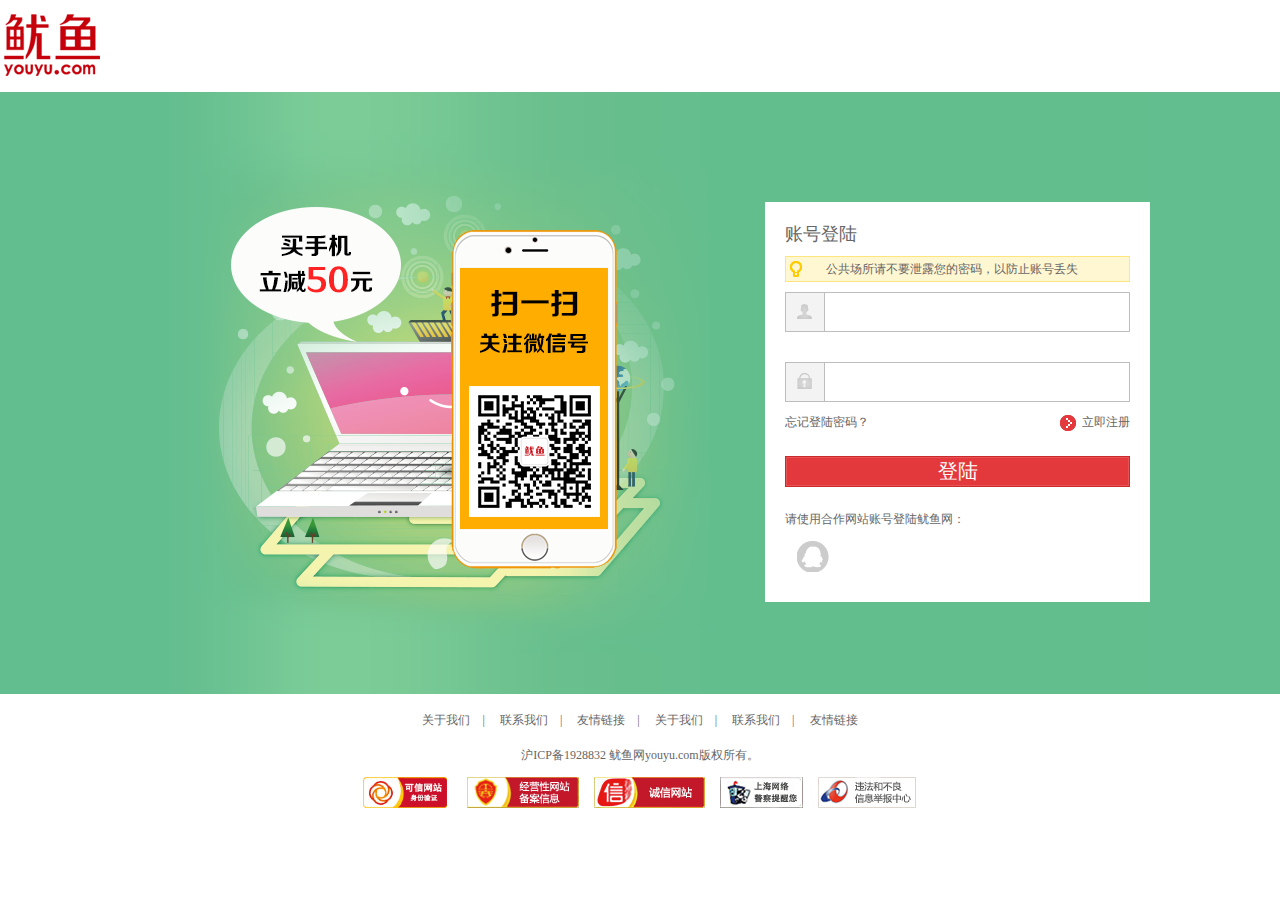
<file: youyuwang/login.html>
<!DOCTYPE HTML PUBLIC "-//W3C//DTD HTML 4.01 Transitional//EN" "http://www.w3.org/TR/html4/loose.dtd">
<html>
<head>
<meta http-equiv="Content-Type" content="text/html; charset=utf-8">
<title>鱿鱼网-登录页</title>
<link rel="stylesheet" href="css/common.css"/>
<link rel="stylesheet" href="css/style.css" />
</head>
<body>
	<div class="header1">
    	<a href="#">
        	<img src="images/logo.png">
        </a>
    </div>
    <div class="content1">	<!--背景颜色-->
    	<div class="c1_box1"><!--背景图片-->
        	<div class="login_box"><!--登陆框-->
            	<div class="center1">
                	<h1>账号登陆</h1>
                    <h2>公共场所请不要泄露您的密码，以防止账号丢失
                    </h2>
                    <div class="si_box">
                    	<span class="usr_icon"></span>
                        <input type="text"/>
                    </div>
                    <!--分割条-->
                    <div class="c10"></div>
                    <div class="si_box">
                    	<span class="pwd_icon"></span>
                        <input type="password"/>
                    </div>
                    <div class="fg_box">
                    	<a class="fg" href="#">忘记登陆密码？</a>
                        <a class="treg" href="#">立即注册</a>
                    </div>
                    <div class="sub_box">
                    	<input type="submit" value="登陆"/>
                    </div>
                    <div>
                    	请使用合作网站账号登陆鱿鱼网：
                    </div>
                    <div class="com_box">
                    	<span class="tencent"></span>
                        
                    </div>
                </div>
            </div>
        </div>
    </div>
    <div class="footer1">
    	<div class="links">
        	<a href="#">关于我们</a>|
            <a href="#">联系我们</a>|
            <a href="#">友情链接</a>|
            <a href="#">关于我们</a>|
            <a href="#">联系我们</a>|
            <a href="#">友情链接</a>
        </div>
        <div>
        	沪ICP备1928832 鱿鱼网youyu.com版权所有。
        </div>
        
        <img src="images/police.png">
        
    </div>
</body>
</html>
</file>
<file: QQemail/style/style.css>
/* CSS Document */
*{
	margin:0;
	padding:0;}
body{
	font-family:"微软雅黑";
	font-size:14px;
	color:#000;}
a{
	text-decoration:none;}
a:hover{
	text-decoration:underline;}
.clear{
	clear:both;}
	
#wrap{
	width:800px;
	margin:0 auto;
/*可以叫自适应，可以理解成居中。*/}

/*head*/
#head{
	margin-top:40px;
	height:30px;
	background:#EAF3FF;
	border-radius:5px;}
#head img{
	margin-top:-17px;
	background:#fff;
	float:left;}
#head_menu{
	float:right;
	color:#D9D9D9;
	font-size:13px;}
#head_menu ul{
	list-style-type:none;
	line-height:30px;
	margin-right:8px;}
#head_menu ul li{
	display:inline;

/*如果一个列表横向显示后，需要做宽度和高度的处理，那么你 用float去处理。*/}
#head_menu ul li a{
	padding-right:4px;
	color:#03309D;}
	
/*content*/
#content{
	margin-top:20px;}
#con_left{
	width:435px;
	height:330px;
	float:left;}
#con_right{
	width:342px;
	height:330px;
	background:#EDF5FF;
	float:right;
	border:1px solid #ACC3E4;
	border-radius:10px;
	padding-left:20px;}
	
#con_left img{
	float:left;
	margin:10px 15px 0 7px;}
#con_text{
	margin-top:30px;}
#con_text h2{
	font-size:17px;
	color:#03309D;}
#con_text p{
	font-size:15px;
	line-height:27px;}
#con_text span{
	font-size:12px;
	line-height:30px;}
#con_menu{
	color:#9886AB;
	font-size:12px;
	margin:42px 0 0 23px;}
	
	
#con_right h3{
	margin-top:20px;
	color:#274587;}
#user{
	margin-top:20px;}
#username,#mail,#password{
	height:32px;
	border-radius:5px;}
#username{
	width:180px;
	float:left;}
#mail{
	width:124px;}
#password{
	width:310px;
	margin-top:10px;}
#con_right .zt{
	margin-top:8px;
	font-size:12px;}
#con_right .zt a{
	float:right;
	margin-right:30px;}
#login{
	margin-top:15px;
	background:#7AAF12;
	color:#fff;
	width:85px;
	height:32px;
	border:1px solid #55850A;
	border-radius:5px;
	font-size:16px;
	font-weight:bold;}
#con_right .qh{
	font-size:13px;
	line-height:55px;}
#con_right .ft{
	color:#868686;
	font-size:12px;}
	
/*footer*/

#footer{
	margin-top:30px;
	text-align:center;}
#footer_menu{
	height:30px;
	background:#EAF3FF;}
#footer_menu ul{
	line-height:30px;}
#footer_menu li{
	display:inline;
	font-size:12px;}
#footer_menu li a{
	padding-right:4px;}
#footer_con{
	color:#666;
	font-size:13px;
	line-height:30px;}
</file>
<file: youyuwang/css/common.css>
/* CSS Document */
*{ 
	margin:0;
	padding:0;
	font-size:12px;
	font-family:"微软雅黑","宋体";
	color:#666;
}
img{
	border:none; 
	display:block;
}
h1,h2,h3{font-weight:normal;}
a{ text-decoration:none;}
li{ list-style:none;}
b{ font-weight:normal}

.fl{
	float:left;	
}
.fr{
	float:right;	
}

.clear{ clear:both}
.c10{ height:10px;}
.c15{ height:15px;}
.c20{ height:20px;}
.c1dotted{
	height:1px;
	border-bottom:1px dotted #ddd;
}
.center02{/*居中*/
	width:1000px;
	margin:0 auto;	
}
.center01{/*居中*/
	width:1200px;
	margin:0 auto;	
}

.bkr_fw{
	background-color:#e7000e;
	color:#fff;
}
/*字体大小*/
.font20{/*20号字体*/
	font-size:20px;
	color:#666666;
	font-weight:bold;
}
.font15{
	font-size:16px;
	color:#555555;
	font-weight:bold;
}
/*字体颜色*/
.color_red1{
	color:#df2020;	
}
.color_link1{
	color:#2272c8;
}
/*字体居中*/
.text_center{
	text-align:center;
}
.p_h42{
	height:42px;
	line-height:42px;
}

.box{/*盒子*/
	border:1px solid #ddd;	
}


.service_fq{
	float:left;
	padding:0 10px 0 17px;
	background:url(../images/icons/service_03.png) no-repeat left;
}
.service_myf{
	float:left;
	padding:0 10px 0 17px;
	background:url(../images/icons/service_05.png) no-repeat left;
}
.service_zt{
	float:left;
	padding:0 10px 0 17px;
	background:url(../images/icons/service_07.png) no-repeat left;
}
.service_th{
	float:left;
	padding:0 10px 0 17px;
	background:url(../images/icons/service_09.png) no-repeat left;
}


.tabs_01{
	height:21px;
	border-bottom:1px solid #ddd;
}
.tabs_01 li{
	padding:0 10px;
	height:20px;
	line-height:20px;
	margin:0 5px;
	float:left;
	border-left:1px solid #ccc;
	border-right:1px solid #ccc;
	border-top:1px solid #ccc;
}
.tabs_01 li.current{
	color:#df2020;
	position:relative;
	bottom:0;
	background:#fff;
	height:21px;
}
</file>
<file: youyuwang/css/style.css>
/* CSS Document */
/**-------登陆页面-------**/
.header1{
	width:1020;
	margin:0 auto;
}
.header1 img{
	margin:12px 0;	
}
.content1{
	background-color:#63be8f;	
}
.content1 .c1_box1{
	width:1020px;
	height:602px;
	margin:0 auto;
	background:url(../images/bg_login.png) no-repeat center;
	position:relative;/*相对定位*/
}
/*登陆框*/
.content1 .login_box{
	width:385px;
	background-color:#FFF;
	position:absolute;/*绝对定位*/
	top:110px;
	right:0px;
}
.login_box .center1{
	width:345px;
	margin:20px 20px;	
}
.login_box h1{
	font-size:18px;
	margin-bottom:10px;	
}
.login_box h2{
	height:24px;
	line-height:24px;
	border:1px solid #ffe57d;
	background:#fff6d2 url(../images/icons/icon_light_03.png) no-repeat left;
	padding-left:40px;
}

.login_box .si_box{
	border:1px solid #bdbdbd;
	overflow:hidden;
	margin:10px 0;
}
.login_box .si_box span{
	width:38px;
	height:38px;
	float:left;
	border-right:1px solid #bdbdbd;
}
.login_box .si_box input{
	border:none;
	height:38px;
	width:260px;
	padding-left:10px;
}
span.usr_icon{
	background:#f3f3f3 url(../images/icons/icon_04.jpg) no-repeat center;	
}
span.pwd_icon{
	background:#f3f3f3 url(../images/icons/icon_05.jpg) no-repeat center;	
}

.login_box .fg_box{
	overflow:hidden;
}

.login_box .fg_box a{
	height:20px;
	line-height:20px;	
}
.login_box .fg_box .fg{
	float:left;
}
.login_box .fg_box .treg{
	float:right;
	background:url(../images/icons/icon_06.png) no-repeat left;
	padding-left:24px;
}
.login_box .sub_box{
	border:1px solid #cb2a2d;
	margin:24px 0;
}
.login_box .sub_box input{
	border:1px solid #e85356;
	width:100%;
	background-color:#e4393c;
	color:#FFF;
	font-size:20px;
	cursor:pointer;
}
.login_box .com_box{
	overflow:hidden;
}
.login_box .com_box span{
	float:left;
	width:34px;
	height:34px;
	margin:10px;
	cursor:pointer;
}
.com_box span.tencent{
	background:url(../images/icons/icon_03.png) no-repeat center;
}

.footer1{
	width:1020px;
	margin:0 auto;
	text-align:center;
}
.footer1 .links{
	margin:18px 0;	
}
.footer1 .links a{
	padding:0 12px;/*?*/
}
.footer1 img{
	margin:10px auto 70px auto;	
}

/**-----注册页面-----**/
.container2{
	background-color:#f2f2f2;
	
}
.header2{/* 48+ 68 = 116px -41*/
	height:116px;
	width:1020px;
	margin:0 auto;	
	position:relative;
}
.header2>div{
	float:left;
}
.header2 img.logo{
	margin:24px 0;
}
.header2 ul.tabs{
	overflow:hidden;
	margin-top:75px;
	height:40px;
	position:absolute;
	left:188px;
	bottom:-1px;
}
.header2 ul.tabs li{
	float:left;
	border:1px solid #ddd;
	border-bottom:none;
	margin:0 4px;
	height:26px;
	line-height:26px;
	padding:7px 24px;
}
.header2 ul.tabs li.phone{/*phone*/
	background:#f7f6f6 url(../images/icons/icon_01.png) no-repeat 10px 5px;
	padding-left:45px;
}
.header2 ul.tabs li.email{/*email*/
	background:#f7f6f6  url(../images/icons/icon_02.png) no-repeat 10px 5px;
	padding-left:45px;
}

.header2 ul.tabs li.current{/*当前选中的按钮*/
	border-top:2px solid #c5131e;
	background-color:#FFF;
}
.header2 .tlg{
	position:absolute;/*绝对定位，相对于header2*/
	bottom:0px;
	right:110px;
	height:40px;
	line-height:40px;
}
.header2 .tlg a{
	color:#396ebe;	
}

.content2{
	width:1020px;
	margin:0 auto;	
	background-color:#FFF;
	height:600px;
	border:1px solid #ddd;
	border-bottom:none;
}

.reg_box{
	margin:15px 0 15px 95px	;
}
.reg_box li{
	overflow:hidden;	
	margin:30px 0;	
}
.reg_box li span{
	float:left;
	width:90px;
	height:38px;
	line-height:38px;
	text-align:right;
	font-size:14px;	
}
.reg_box li span b{
	color:#db2e2e;
	padding:0 5px;	
}
.reg_box li input{
	float:left;
	height:32px;
	padding:2px;
	border:1px solid #CCC;
	width:264px;
	margin-left:20px;
}

.reg_box li div{
	float:left;
	height:34px;
	border:1px solid #CCC;
	background-color:#f4f4f4;
	margin:1px 16px;
	padding:0 22px;
	line-height:34px;
	color:#000;
}
.content2 p{
	margin-left:205px;	
}
.content2 p a{
	color:#396ebe;
}
/*.content2 input[type='submit']{*/
.content2 input.btn_submit{
	border:none;
	background-color:#e33a3d;
	height:36px;
	width:270px;
	margin:34px 0 34px 205px;
	font-size:16px;
	color:#FFF;
}


/**--------------首页------------**/
/*首页头部开始*/
.top{
	border:1px solid #ececec;	
}
.top_center{
	height:30px;
	width:1200px;
	margin:0 auto;	
}
.top_center .ship{
	height:31px;
	width:108px;
	background-color:#FFF;
	line-height:31px;
	text-align:center;
	float:left;
	cursor:pointer;
}
.top_center .top_bars{
	float:right;	
}
.top_center .top_bars li{
	float:left;	
}
.top_bars li a{
	height:30px;
	line-height:30px;	
	padding:0 15px;
}

.header3{
	width:1200px;
	margin:0 auto;	
	overflow:hidden;
}
.header3 img,.header4 img{
	float:left;
	margin:28px 108px 22px 0;	
}
.header3 .h3_center{
	float:left;
	margin:30px 0 0 10px;	
}
.header3 .search_box{
	border:1px solid #c5131e;
	overflow:hidden;
}
.header3 .search_box input{
	float:left;
	width:418px;
	height:34px;
	border:none;	
}
.h3_center .search_box span{
	float:left;
	width:84px;
	height:34px;
	background-color:#c5131e;
	line-height:34px;
	text-align:center;
	font-size:14px;
	font-weight:bold;
	color:#FFF;
}
.h3_center p{
	height:16px;
	line-height:16px;
	margin:10px 0;	
}
.h3_center p a{
	padding:0 10px;
}
.header3 .h3_left{
	float:left;	
}
.header3 .h3_right{
	float:right;	
	margin-top:34px;
}
.h3_right div{
	float:left;	
	height:30px;
	line-height:30px;
	border:1px solid #efefef;
	margin-left:20px;
	padding-left:32px;
	cursor:pointer;
}
.h3_right div.myyy{
	background:	#f7f7f7 url(../images/icons/shopcar_03.png) no-repeat 8px 6px;
}

.h3_right div.tsc{
	background:	#f7f7f7 url(../images/icons/shopcar_06.png) no-repeat 6px 6px;
}

.nav_top{
	border-bottom:2px solid #c5000c	
}
.nav_top_center{
	width:1200px;
	margin:0 auto;	
	overflow:hidden;
}
.nav_top_center>div{
	float:left;
	width:194px;
	height:36px;
	background-color:#c5000c;
	padding-left:16px;
	text-align:left;
	line-height:36px;
	color:#FFF;
	font-size:14px;
	font-weight: bold;
}
.nav_top_center>ul>li{
	float:left;	
	height: 36px;
	line-height:36px;
	padding:0 16px;
	color:#333333;
	font-size:14px;
	font-weight:bold;
	
}
.nav_top_center li a{
	color:#333333;
}
/*首页头部结束*/
/*首页内容第一行开始*/
.container3,.container4{
	width:1200px;
	margin:0 auto;	
}
.c3_b1{
	overflow:hidden;		
}
.c3_b1_left{
	float:left;
	width:208px;
	border:1px solid #c5000c;	
	border-top:none;
	background-color:#fff0f2;
}
.c3_b1_left dd{
	height:71px;
	border-bottom:1px solid #e8e8e8;	
}
.c3_b1_left dd.last{
	border-bottom:none;	
}
.c3_b1_left h1{
	font-weight:bolder;
	color:#010138;
	height:14px;
	line-height:14px;
	padding:14px 0 18px 10px;
	
}
.c3_b1_left p{
	color:#010138;
	margin-left:10px;
	margin-right:30px;
}
.c3_b1_left p>a{
	color:#010138;
	margin-right:14px;
}

.c3_b1_center{
	float:left;
	width:696px;
	margin:12px 10px 0 9px;
}
.c3_b1_c_bottom{
	border:1px solid #eeeeee;
	height:203px;
}
.c3_b1_c_bottom ul{
	overflow:hidden;
	width:624px;
	margin:0 auto;
	position:relative;
}
.c3_b1_c_bottom ul li{
	float:left;
	width:208px;
	height:203px;
}

.sw1{/*宽度1px分割线*/
	float:left;
	width:1px;
	height:203px;
	position:absolute;
	left:208px;
	background-color: #eeeeee;
}
.sw2{/*宽度1px分割线*/
	float:left;
	width:1px;
	height:203px;
	position:absolute;
	left:416px;
	background-color: #eeeeee;
}

.c3_b1_right{
	border:1px solid #efefef;
	height:492px;
	width:273px;
	margin:14px 0 0 925px;
}
.c3_b1_right h1{
	font-size:14px;
	height:34px;
	line-height:34px;
	padding:0 9px;
	border-bottom:1px solid #efefef;
}
.c3_b1_right h1>a{
	font-size:12px;
	color:#c5131e;
	float:right;
}
.c3_b1_right ul{
	padding:10px 9px;
}
.c3_b1_right ul li{
	height:12px;
	line-height:12px;
	font-size:12px;
	margin-bottom:18px;
	list-style-image:url(../images/icons/icon_li_1_03.png);
	list-style-position:inside;
}
/*第二行*/
.c3_b2{
	
}
.c3_b2 ul{
	overflow:hidden;
	margin:16px 0;
}
.c3_b2 ul li{
	width:291px;
	height:191px;
	float:left;
	margin-right:12px;
	background:url(../images/p021.jpg) no-repeat center;
	cursor:pointer;
}
.c3_b2 ul li.no_mr{
	margin-right:0px;
}
.c3_b2_txt{
	width:125px;
	height:165px;
	margin:15px;
}
.c3_b2_txt h1{
	font-size:16px;
	font-weight:bolder;
	color:#000;
	line-height:36px;
}
.c3_b2_txt h2{
	font-size:14px;
	color:#ff003a;
	margin:8px 0;
}


/*第三行布局*/
.c3_b3{
	
}
.c3_b3>h1{
	line-height:28px;
	height:28px;
	padding:8px 0;
	font-size:18px;
	border-bottom:2px solid #b4b4b4;
}
.c3_b3_box{
	overflow:hidden;
	border-bottom:1px solid #efefef;
}
.c3_b3_box_x{
	width: 192px;
	float:left;	
}
.c3_b3_box_x_top{
	height:160px;
	overflow:hidden;
}
.c3_b3_box_x_top ul{
	width:75px;
	padding:10px;
	float:left;
}
.c3_b3_box_x_top ul li{
	margin:6px;
}
.c3_b3_box_x_bottom{
	height:247px;
}
.c3_b3_box_y {
	height:407px;
}
.c3_b3_box_tbl{
	margin-left:192px;
	width:1008px;
}
.c3_b3_box_tbl td{
	width:167px;
	height:203px;
	border-left:1px solid #efefef;
	border-bottom:1px solid #efefef;
}

.c3_b3_box_tbl_p1 img{
	margin:0 auto;
	width:117px;
	height:117px;
}
.c3_b3_box_tbl_p1 div{
	margin:0 auto;
	height:30px;
	padding:10px 15px;
}
.c3_b3_box_tbl_p1 div>h2{
	margin:0 auto;
	color:#ed0043;
}

.c3_b4{
	height:302px;
	border-top:2px solid #b4b4b4;
	border-bottom:1px solid #efefef;
	border-left:1px solid #efefef;
	border-right:1px solid #efefef;
}
.c3_b4 h1{
	height:38px;
	line-height:38px;
	border-bottom:1px solid #efefef;
	background-color:#f4f4f4;	
	font-size:14px;
	padding-left:14px;
}
.c3_b4_x{
	width:381px;
	border-right:1px solid #efefef;
	float:left;
}
.c3_b4_x_box{
	margin:20px 10px;
	overflow:hidden;
}
.c3_b4_x_box>img{
	width:100px;
	height:100px;
	float:left;
}
.c3_b4_x_box>div{
	margin-left:110px;	
}
.c3_b4_x_box>div>h2{
	height:30px;
	line-height:30px;
	padding:0 35px;
	background:url(../images/icons/icon_1_03.png) no-repeat left;	
}
.c3_b4_x_box>div>p{
	height:44px;
	margin:8px 0;
	padding:5px;
	background-color:#f8f8f8;
	-moz-border-radius: 15px;	/*css3属性，圆角框*/ 
    -webkit-border-radius: 15px; 
    border-radius:15px;    	
}
.c3_b4_y{
	width:518px;
	border-right:1px solid #efefef;
	float:left;
	
}
.c3_b4_y_box,.c3_b4_z_box{
	height:85px;
	border-bottom:1px dashed #efefef;
	margin:0 10px;
}
.c3_b4_y_box>img,.c3_b4_z_box>img{
	width:70px;
	height:70px;
	float:left;
	margin-top:8px;
}
.c3_b4_y_box>div,.c3_b4_z_box>div{
	margin-left:80px;	
	padding:10px 0;
}
.c3_b4_y_box>div p{
	height:26px;
	line-height:26px;
	margin:6px 0;
	padding-left:25px;
}
.c3_b4_y_box>div p.question{
	background:url(../images/icons/icon_1_10.png) no-repeat left;
}
.c3_b4_y_box>div p.answer{
	background:url(../images/icons/icon_1_14.png) no-repeat left;
}

.c3_b4_z{
	width:297px;
	margin-left:901px;
}
.c3_b4_z_box>div p{
	height:26px;
	line-height:26px;
	margin:6px 0;
	color:#ed006e;
}



/*首页脚部*/
.f3_top{
	border-bottom:2px solid #ed0042;
	background-color:#eeeeee;
	overflow:hidden;
}
.f3_center{
	width:1200px;
	margin:0 auto;		
}
.f3_top>.f3_center>div{
	float:left;	
	height:45px;
	line-height:45px;
	padding-left:55px;	
	font-size:20px;
	color:#000;
	margin:43px 30px;
}
.f3_top .ts1{
	background:url(../images/icons/icon_1_17.png) no-repeat left;
}
.f3_top .ts2{
	background:url(../images/icons/icon_1_20.png) no-repeat left;
}
.f3_top .ts3{
	background:url(../images/icons/icon_1_23.png) no-repeat left;	
}
.f3_top .ts4{
	background:url(../images/icons/icon_1_25.png) no-repeat left;
}
.f3_middle{
	height:236px;
	background-color:#f4f4f4	
}
.f3_middle li{
	float:left;
	width:80px;
	padding:30px 50px;
}
.f3_middle li h1{
	font-size:16px;
	line-height:30px;
	height:30px;	
}
.f3_middle li p{
	line-height:20px;
	height:20px;	
}
.f3_mi_li01{
	background:url(../images/icons/icon_1_32.png) no-repeat 0 40px;	
}

.f3_middle .f3_mi_li06{
	width:200px;
	background:url(../images/icons/icon_1_45.png) no-repeat 0 40px;	
}
.f3_mi_li06 img{
	float:left;
}
.f3_mi_li06 p{
	margin-left:90px;
}

.f3_bottom{
	padding:20px 0;
	height:90px;	
	background-color:#f7f7f7;
	text-align:center;
}
.f3_links{
	height:20px;
	line-height:20px;
	margin:5px 0;	
}
.f3_links a{
	padding:0 8px;	
}

.f3_bottom>img{
	margin:10 auto;	
	
}
/*首页结束*/

/**-----------列表页面-----------**/
.c4_b1{
	background:#f1f1f1 url(../images/c4_b1_bg_03.png) no-repeat;	
	margin:10px 0;
}
.c4_b1_boxes{
	overflow:hidden;
	padding:18px 29px 18px 63px;
}
.c4_b1_boxes li{
	height:100px;
	width:248px;
	padding:16px 0;
	background-color:#FFF;
	float:left;
	margin-right:29px;
}

.c4_b1_boxes li img{
	width:100px;
	height:100px;
	float:left;		
}	
.c4_b1_box_txt{
	margin-left:100px;	
}
.c4_b1_box_txt h1{
	height:32px;
	line-height:32px;
}
.c4_b1_box_txt h1>b{
	color:#f21a27;
}
.c4_b1_box_txt h2{
	height:27px;
	width:90px;
	line-height:27px;
	border:1px solid #e2e1e1;
	text-align:center;
}

.c4_b2_x{
	margin:10px 0;
}
.c4_b2_x>a{
	font-size:18px;
	height:30px;
	line-height:30px;
	font-weight:bolder;	
}
.c4_b2_x>span>a{
	font-size:12px;
}

.c4_b2_y{
	overflow:hidden;
	margin:10px 0;	
}
.c4_b2_y li{
	float:left;
	border:1px solid #dddddd;
	padding-left:5px;
	height:22px;
	line-height:22px;
	margin-right:8px;
}
.c4_b2_y .search_val{
	color:#f21a27;
}
.c4_b2_y .search_del{
	width:21px;
	height:21px;
	background:url(../images/icons/icon_del_03.png) no-repeat center;
	display:inline-block;
	vertical-align:text-top;
	cursor:pointer;
}

.c4_b3 h1{
	height:34px;
	border-bottom:1px solid #dddddd;
	background-color:#f1f1f1;	
}
.c4_b3_search{
	overflow:hidden;	
	border-bottom:1px dotted #dddddd;
		padding:0 5px;
}
.c4_b3_search li{
	height:16px;
	line-height:16px;
	float:left;	
	margin:10px 0;
}
.c4_b3_name{
	width:85px;		
}
.c4_b3_vals a{
	padding:0 15px;
}

.c4_b3_search li.c4_b3_box{
	float:right;	
	height:22px;
	line-height:22px;
	border:1px solid  #dddddd;
	padding:0 5px 0 5px;
	margin:7px 0;
}

.c4_b4{
	margin:10px 0;	
	background-color: #f1f1eb;
	overflow:hidden;
}
.c4_b4_x{
	border:1px solid #ddd;	
}
.c4_b4_nav{
	float:left;
	margin:7px 7px;
	border-left:1px solid #dddddd;
	border-top:1px solid #dddddd;
	border-bottom:1px solid #dddddd;
}
.c4_b4_nav li{
	float:left;	
	border-right:1px solid #dddddd;
	background-color:#fff;
}

.c4_b4_nav li.current{
	background-color:#e4393c;	
}
.c4_b4_nav li.current a{
	color:#fff;
}
.c4_b4_nav li a{
	height:26px;
	line-height:26px;
	padding:0 16px;
}

.c4_b4_search{
	float:left;	
	border:1px solid #dddddd;
	margin:7px 22px;
}
.c4_b4_search>input{
	border:none;	
	height:22px;
	padding:2px 0;
	width:144px;
}
.c4_b4_search>span{
	display:inline-block;
	vertical-align:middle;
	height:26px;
	line-height:26px;
	border-left:1px solid #dddddd;
	padding:0 10px;
	background-color:#f7f7f7;
}
.c4_b4_y{
	background-color:#f9f9f9;
	border-bottom:1px solid #dddddd;
}
.c4_b4_y ul{
	overflow:hidden;	
}
.c4_b4_y ul li{
	float:left;	
	line-height:34px;
}
.c4_b4_y ul li.shipbox{
	border:1px solid #cccccc;
	height:23x;
	line-height:23px;
	padding:0 4px;
	margin:4px 10px 5px 0;	
}

.c4_b5{
	overflow: hidden;	
}
.c4_b5_content{
	width:1220px;	
}
.c4_b5_c_boxes{
	overflow:hidden;	
}
.c4_b5_c_box{
	float:left;
	width:220px;
	height:416px;
	border:2px solid #fff;
	margin:0 20px 18px 0px;
	
}
.c4b5_current{
	border:2px solid #dc2626;
}
.c4b5_pic_view{
	
}
.c4b5_pic_view img{
	width:193px;
	height:193px;
	margin:0 0 8px 16px;
}
.c4b5_pic_smalls {
	overflow:hidden;
	margin-left:16px;
}
.c4b5_pic_smalls li{
	float:left;	
	border:1px solid #dddddd;
	margin-right:5px;
}
.c4b5_pic_smalls li img{
	width:25px;
	height:25px;
}
.c4_b5_c_box_txt{
	margin:0 16px 8px 16px;	
}
.c4_b5_c_box_txt h1{
	color:#ef393c;
	font-size:14px;
	line-height:40px;
	height:40px;
}
.c4_b5_c_box_txt h2{
	height:40px;
}
.c4b5_el{
	background:#f3f3f3;
	padding:10px;	
	margin-top:10px;
}
.c4b5_el_x{
	height:18px;
}
.c4b5_el .elNum{
	color:#0086c4;
	line-height:18px;	
}
.c4b5_el .qq01{
	float:right;
}
.c4b5_option{
	overflow:hidden;
	border-top:1px solid #e5e5e5;
	border-left:1px solid #e5e5e5;
	border-bottom:1px solid #e5e5e5;
}
.c4b5_option li{
	border-right:1px solid #e5e5e5;
	float:left;
	height:35px;
	line-height:35px;
	cursor:pointer;
}
.shopcar_box{
	width:96px;	
}
.hart_box{
	width:61px;	
}
.square_box{
	width:59px;	
}


/**-----------------内容页-----------------**/
.cn5_top{
	background-color:#f2f0f0;	
}
.cn5_top_x{
	height:40px;
	line-height:40px;
	padding:0 10px;	
}
.cn5_top_x a{
	padding:0 12px;	
}

.cn5_top_y{
	overflow:hidden;	
	background-color:#fff;
}
.cn5topy_1{
	float:left;
	width:360px;
	height:576px;
	overflow:hidden;	
}
.cn5topy_imgview{
	padding-bottom:15px;
	border-bottom:1px solid #eeeeee;	
}
.cn5topy_imgview>img{
	width:340px;
	height:340px;
	margin:30px 10px;	
}
.cn5topy_imglist{
	overflow:hidden;	
}
.cn5topy_imglist li{
	float:left;	
	border:1px solid #eeeeee;
	margin:0 8px;
}
.cn5topy_imglist li.current{
	border:2px solid #d72023;
}
.cn5topy_imglist li img{
	width:52px;
	height:52px;
	display:block;
	border:none;
}
.cn5topy_share{
	height:18px;
	line-height:18px;
	margin:10 10px;	
}
.cn5topy_share>div{
	float:right;
}
.cn5topy_2{
	float:left;
	width:605px;
	height:576px;
	margin:0 16px;
}
.cn5topy_2 .pro_title{
	padding:20px;	
}
.pro_price{
	background-color:#fbf9fa;	
	padding:14px 0 10px 20px;
}
.pro_price_x{
	overflow:hidden;	
}
.pro_price_x p{
	float:left;	
}
.pro_price_x p>b{
	color:#e4393c;
	font-size:16px;
	font-weight: bold;
	padding:0 10px;
}
.pro_price_x p>a{
	color:#006cd7;
}
.pro_price_x dl{
	float:right;
	border-left:1px solid #e2e2e2;	
	
}
dd.price_qs{
	background-color:#eeeeee;
	height:26px;
	line-height:26px;
	width:74px;
	padding:0 8px;
	margin: 0 13px;	
	color:#006cd7;
}
dd.price_enum{
	text-align:center;
	height:28px;
	margin-top:14px;
	color:#006cd7;
}

.pro_price_y{
	overflow:hidden;
}
.propricey_1{
	float:left;	
}
.propricey_2{
	float:left;	
}
.propricey_2>div{
	color:#e4393c;
}
.propricey_2 a{
	color:#006cd7;
}
.propricey_2 b{
	height:20x;
	line-height:20px;
	padding:0 6px;
	background-color:#e4393c;
	color:#fff;	
}
.propricey_3{
	float:right;
	padding-right:13px;
	
}
.pro_key{
	width:70px;
}
.pro_key_vertical{
	height:35px;
	line-height:35px;
}
.pro_ship{
	height:44px;
	padding:8px 20px;
	border-bottom:1px dashed #dddddd;	
}
.pro_ship_box{
	height:23px;
	line-height:23px;
	padding:0 4px;
	border:1px solid #dddddd;
}
.pro_service{
	margin:5px 0px;
	overflow:hidden;
}
.pro_selects{
	padding:8px 20px;
}
.pro_select{
	margin:12px 0;	
}
.pro_select_vals{
	overflow:hidden;	
}
.pro_select_vals li{
	float:left;
	height:33px;
	line-height:33px;
	border:1px solid #ddd;
	padding:0 8px;
	margin-right:6px;	
}
.pro_buy_nums{
	float:left;	
	margin-left:20px;
	width:64px;
	height:38px;
	border:1px solid #ddd;	
	overflow:hidden;
	text-align:center;
}
.pro_buy_nums input{
	float:left;
	border:none;
	padding:2px;
	height:34px;
	width:38px;
	text-align:center;
}
.pro_buy_nums dl{
	margin-left:42px;
}
.pro_buy_nums dl dd{
	background-color:#f4f4f4;
	width:21px;
	height:19px;
	border-left:1px solid #ddd;
	border-bottom:1px solid #ddd;
	cursor:pointer;	
}
.pro_addshop{
	float:left;	
	height:40px;
	line-height:38px;
	width:185px;
	text-align:center;
	background:#c5131e;
	margin:0 12px;
	color:#fff;
	font-size:20px;
	cursor:pointer;
}
.cn5topy_3{
	float:left;
	width:180px;
	height:576px;
	padding:0 10px;
}
.cn5topy_3_x{
	border-bottom:1px solid #ddd;	
}
.cn5topy_3_x img{
	margin:18px auto 12px auto;
}
.cn5topy_3_y{
	padding:22px 15px;
	border-bottom:1px solid #ddd;
}
.pro_services{
	overflow:hidden;	
}
.pro_services li{
	float:left;
	margin:15px 18px 0 0;	
}

/*--内容第二行--*/
.c5_b1{
	width:1198px;
	margin:12px auto;
	border:1px solid #ddd;	
}
.c5_b1_x{
	border-bottom:1px solid #ddd;
	height:42px;	
}
.c5_b1_x li{
	float:left;
	height:42px;
	line-height:42px;
	padding:0 20px;
	border-right:1px solid #ddd;
}
.c5_b1_x li.current{
	position:relative;
	background:#fff;
	height:41px;
	border-top:2px solid #e4393c;
	color:#e4393c;
}
.c5_b1_y{
	overflow:hidden;
}
.c5_b1_y1{
	float:right;
	width:152px;
	height:132px;
	border-left:1px solid #ddd;
	background:#f8f8f8;
	padding:70px 18px;
}
.c5_b1_y2{
	float:right;
	width:821px;
	margin-top:10px;
	border-left:1px solid #ddd;
}
.c5_b1_y2_up{
	height:29px;
	border-bottom:1px solid #ddd;
	margin-left:-1px;
}
.c5_b1_y2_up dd{
	float:left;
	height:28px;
	line-height:28px;
	border:1px solid #ddd;
	padding:0 8px;
	margin:0 3px 0 0;
}
.c5_b1_y2_up dd.current{
	height:29px;
	position:relative;
	border:1px solid #ddd;
	border-bottom:none;
	background:#fff;
	overflow:hidden;
}
.c5_b1_y2_down{
	margin-top:20px;
	overflow:hidden;
	padding:0 30px;
}
.c5_b1_y2_down dd{
	float:left;
	width:145px;
	height:212px;
}
.c5_b1_y2_down dd.last{
	float:none;
	margin-left:630px;
}
.c5_b1_y2_down dd.add_space{
	width:60px;
	background:url(../images/icons/icon_add_pro_03.png) no-repeat 20px 50px;
}
.c5_b1_y2_down dd img{
	width:100px;
	height:100px;	
	margin:0 auto;
}
.c5_b1_y2_down dd p{
	margin:10px;
}
.c5_b1_y2_down dd input{
	float:left;
	height:18px;
}
.c5_b1_y2_down dd b{
	color:#e4393c;
	float:left;
	height:18px;
	line-height:18px;
}
.c5_b1_y3{
	width:188px;
	text-align:center;
}
.c5_b1_y3 img{
	width:120px;
	height:120px;
	margin:65px auto 18px auto;	
}
.c5_b1_y1_x{
	height:30px;
	line-height:30px;	
}
.c5_b1_y1_y{
	height:22px;
	line-height:22px;	
}
.c5_b1_y1_y span{
	margin-right:10px;	
}
.c5_b1_y1_z{
	overflow:hidden;
	margin-top:8px;
}
.c5_b1_y1_z span{
	float:left;
	height:28px;
	line-height:28px;
	padding:0 16px;
	background:#df2020;
	font-size:14px;
	color:#fff;		
}
.c5_b1_y1_z a{
	float:left;
	margin-left:10px;
	height:28px;
	line-height:28px;
	color:#2272c8;
}
/*内容第二行*/
.c5_b2{
	width:1200px;
	margin:0 auto;
	overflow:hidden;
}
.c5_b2_right{
	width:975px;
	border:1px solid #ddd;	
	float:right;
	margin-bottom:12px;
}
.c5_b2_tabs{
	height:38px;
	border-bottom:1px solid #ddd;	
}
.c5_b2_tabs>li{
	float:left;
	height:38px;
	line-height:38px;
	padding:0 18px;
	border-right:1px solid #ddd;	
	cursor:pointer;
}
.c5_b2_tabs>li.current{
	height:38px;
	background:#fff;
	position:relative;
	top:-1px;
	border-top:2px solid #e4393c;
	overflow:hidden;
		
}

.c5_b2_right_1{
	margin:12px 18px;
}
.introduce_item{
	height:38px;	
	padding:20px 30px 35px 35px;
	overflow:hidden;
}
.introduce_item li{
	float:left;
	overflow:hidden;	
	margin-right:35px;
}
.introduce_item li.fr{
	float:right;
	margin-top:50px;	
}
.introduce_item li img{
	height:32px;	
	width:32px;
	margin:2px 2px;
	float:left;
}
.introduce_item li p{
	margin-left:38px;
}
.intro_pics{
	margin:12px 18px;
}
img.intro_pic{
	margin:5px 0;	
}

.c5_b2_right_2{
	padding:30px;
}
.c5_b2_right_2 h1{
	font-size:16px;
	color:#df2020;	
}

.c5_b2_right_2 p{
	margin:10px 0 10px 30px;	
}
.c5_b2_right_p{
	width:975px;
}

/*评论*/
.c5_b2_tabscontent{
	margin-top:10px;
	margin-bottom:-1px;
}
.c5_b2_tabscontent ul{
	overflow:hidden;
	margin-top:12px;
}
.c5_b2_tabscontent ul li{
	float:left;
	margin-right:20px;
}
.c5_b2_tabscontent ul li.comments_a{
	width:500px;
}
.c5_b2_tabscontent ul li.comments_b{
	width:90px;
}
.c5_b2_tabscontent ul li.comments_c{
	width:130px;
}
.c5_b2_tabscontent ul li.comments_ad{
	width:130px;
}
.c5_comments_header{
	background:#f7f7f7;
	text-align:center;
}
.c5_comments_header li{
	height:30px;
	line-height:30px;
	font-weight:bolder;
}
.c5_comments_item{
	padding:20px;
	border-bottom:1px solid #ddd;
}
.user_showpics img{
	width:80px;
	height:80px;
	border:1px solid #ddd;
	float:left;
	margin-right:5px;
}
.user_showpics p{
	height:80px;
	line-height:80px;
}
.comments_d p{
	height:30px;
	line-height:30px;
}
.comments_d p img{
	height:30px;
	width:30px;
	display:inline;
	vertical-align:middle;
}

/*最近浏览*/
.c5_b2_right_title{
	height:18px;
	line-height:18px;
	border-bottom:1px solid #ddd;
	padding:10px;	
}
.latestScan_list{
	overflow:hidden;
	padding:20px;
}
.latestScan_list li{
	float:left;
	width:125px;
}
.latestScan_list li img{
	width:100px;
	height:100px;
	margin:0 auto;
}

/**内容左侧栏*/
.c5_b2_left{
	width:208px;
	margin-bottom:10px;
	padding-top:10px;
	overflow:hidden;
}

.c5_b2_left>h1{
	height:28px;
	line-height:28px;
	padding-left:10px;
	border-bottom:1px solid #ddd;
}
.callmebyqq{
	width:80px;
	height:20px;
	margin:15px 0 20px 15px;
}
.c5_b2_left>dl{
	margin:15px 65px 15px 8px;
	float:left;
}
.c5_b2_left>dl dd{
	height:20px;
	line-height:22px;
}

.c5_b2_prolist{
	margin-bottom:-1px;/*隐藏最后一个下边框*/
}
.c5_b2_prolist li{
	width:168px;
	margin:0 auto;
	padding:15px 10px;
	border-bottom:1px dotted #ddd;
}
.c5_b2_prolist img{
	width:80px;
	height:80px;
	margin:0 auto 10px;
	
}
.c5_b2_prolist p{
	padding: 10px;
}
.c5_b2_prolist .promoney{
	text-align:center;
	color:#df2020;
}
.c5_b2_tab01content{
	width:188px;
	margin:0 10px -1px;
}

.c5_b2_tab01content li{
	border-bottom:1px dotted #ddd;
	padding:12px 0;
}
.c5_b2_tab01content li>img{
	width:50px;
	height:50px;
	float:left
}
.c5_b2_tab01content li>div{
	margin-left:50px;
}


/**订单页面*/

.buy_progress{
	overflow:hidden;
}
.buy_progress li{
	float:left;
	width:145px;
}
.buy_progress li p{
	padding-left:40px;
}

.shopcarlist{
	
}
.shopcarlist ul{
	overflow:hidden;
	padding:10px;
}
.shopcarlist ul.shopcar_header{
	height:20px;
	line-height:20px;
	border-top:2px solid #ddd;
	background-color:#f4f4f4;
	text-align:center;
}
.shopcarlist ul.shopcar_items{
	background-color:#fffdf0;
	border:1px solid #ddd;
	border-top:none;
}
.shopcarlist ul.shopcar_bar1{
	height:20px;
	line-height:20px;
	background-color:#f4f4f4;
}
.shopcar_bar1 li.bkr_fw{
	margin-left:5px;
	padding:0 5px;
}
.shopcarlist li{
	float:left;
}
.shopcarlist ul.shopcar_header li.car_lia{
	text-align:left;
}

.shopcarlist li.car_check{
	padding-top:60px;
}
.shopcarlist li.car_lia{
	width:360px;
	margin-right:200px;
}
.shopcarlist li.car_lib{
	width:110px;
}
.shopcarlist li.car_lic{
	width:110px;
}
.shopcarlist li.car_lid{
	width:90px;
}
.shopcarlist li.car_lie{
	width:90px;
}
.shopcar_items_pro{
	margin:10px;
}
.shopcar_items_pro .pro_x{
	overflow:hidden;
}
.shopcar_items_pro .pro_y{
	margin-top:10px;
}
.shopcar_items_pro .pro_x img{
	width:80px;
	height:80px;
	border:1px solid #dd;
	float:left;
}
.shopcar_items_pro .pro_x p{
	margin-left:90px;
}
.shopcar_items_pro .pro_x .buy_yyservice{
	height:16px;
	line-height:16px;
	margin:10px 0 10px 90px;
}
.shopcarlist .pro_num {
	width:80px;
	border:1px solid #ddd;
	overflow:hidden;
	text-align:center;
}
.shopcarlist .pro_num input{
	float:left;
	width:38px;
	height:20px;
	border:none;
	border-left:1px solid #ddd;
	border-right:1px solid #ddd;
	text-align:center;
}
.shopcarlist .pro_num span{
	width:20px;
	line-height:20px;
	float:left;
}
</file>
<file: youyuwang/css/icons.css>
/* CSS Document */
.jt_down{
	width:11px;
	height:6px;
	display:inline-block;
	vertical-align:middle;
	background:url(../images/icons/jt_down.png) no-repeat center;
	padding:0 5px;
	cursor:pointer;
}

.sj_down{
	width:6px;
	height:10px;
	display:inline-block;
	vertical-align:middle;
	background: url(../images/icons/sj_06.png) no-repeat center;
	padding:0 5px;
}
.sj_right{
	width:10px;
	height:6px;
	display:inline-block;
	vertical-align:middle;
	background: url(../images/icons/sj_03.png) no-repeat center;
	padding:0 5px;
}
.add01{
	width:11px;
	height:11px;
	display:inline-block;
	vertical-align:middle;
	background: url(../images/icons/icon_add_03.png) no-repeat center;
	padding:0 5px;
}
.wjx01{
	width:50px;
	height:9px;
	display:inline-block;
	vertical-align:text-top;
	background: url(../images/icons/icon_10_03.png) no-repeat center;
	padding:0 5px;
}
.qq01{
	width:16px;
	height:16px;
	display:inline-block;
	vertical-align:middle;
	background: url(../images/icons/icon_10_07.png) no-repeat center;
	padding:0 5px;
}
.shopcar01{
	width:15px;
	height:15px;
	display:inline-block;
	vertical-align:middle;
	background: url(../images/icons/icon_10_11.png) no-repeat center;
	padding:0 5px;
}

.hart01{
	width:15px;
	height:15px;
	display:inline-block;
	vertical-align:middle;
	background: url(../images/icons/icon_10_13.png) no-repeat center;
	padding:0 5px;
}
.square01{
	width:15px;
	height:15px;
	display:inline-block;
	vertical-align:middle;
	background: url(../images/icons/icon_10_15.png) no-repeat center;
	padding:0 5px;
}
.share01{
	width:15px;
	height:15px;
	display:inline-block;
	vertical-align:middle;
	background: url(../images/icons/content_1_03.png) no-repeat center;
	padding:0 5px;
}

.hart02{
	width:15px;
	height:15px;
	display:inline-block;
	vertical-align:middle;
	background: url(../images/icons/content_1_05.png) no-repeat center;
	padding:0 5px;
}

.twohours{
	width:17px;
	height:17px;
	display:inline-block;
	vertical-align:text-bottom;
	background: url(../images/icons/content_1_07.png) no-repeat center;
	padding-right:5px;	
}
.ziti{
	width:17px;
	height:17px;
	display:inline-block;
	vertical-align:text-bottom;
	background: url(../images/icons/content_1_09.png) no-repeat center;
	padding-right:5px;	
}

.ziti{
	width:17px;
	height:17px;
	display:inline-block;
	vertical-align:text-bottom;
	background: url(../images/icons/content_1_09.png) no-repeat center;
	padding-right:5px;	
}
</file>
<file: youyuwang/css/table.css>
/* CSS Document */
table,tbody,thead,tfoot,tr,th,td{ margin:0; padding:0; border-spacing:0;}
table{ border-collapse:collapse; display:block;}
</file>
<file: jingdong/图片轮播/style/style.css>
*{
	margin: 0;
	padding: 0;
}
#jd{
	width: 730px;
	height: 454px;
	overflow: hidden;
	position: relative;
}
#jd ul{
	position: absolute;
	bottom: 20px;
	left:20px;
	list-style: none;
}
#jd ul li{
	float: left;
	width: 20px;
	height: 20px;
	text-align: center;
	background: blue;
	color: #fff;
	line-height: 20px;
	margin-left:10px;
	border-radius: 50%;
	font-size: 12px; 
	cursor: pointer;
}

#jd ul li.sky{
	background: skyblue;
}
</file>
<file: weiketao/style/style.css>
/* CSS Document */
*{
	margin:0 auto;
	padding:0;}

#shouye{
	width:100%;
	height:110px;
	background:url(../images/images/images/shouye.jpg) no-repeat ;
	background-size:100%;}
#caidan{
	width:100%;
	height:22px;
	float:left;
	margin-top:85px;
	background:url(../images/images/images/caidan_03.jpg) no-repeat;
	background-size:100%;}
#caidan ul{
	text-align:center;
	}
#caidan ul li {
	display:inline;
	}
#caidan ul li a{
	text-decoration:none;
	color:#fff;
	margin-left:30px;
	text-align:center;}
#caidan a:hover{
	background:#F00;
	}
#shouye2{
	background:#F00;
	}
#taohua{
	width:100%;}
#fenjing{
	width:100%;
	height:450px;
	background:url(../images/images/images/taohua_09.jpg) no-repeat;
	float:left;
	background-size:100%;}
#sousuo{
	width:100%;
	height:22px;
	background:#E7E2DA;}
#sousuo2{
	background:#82726B;
	color:#FFF;
	border:none;}
#beijing{
	width:100%;
	height:4000px;
	background:url(../images/images/images/beijingtupian_10.jpg);
	margin-top:400px;
	background-size:100%;}
#sousuo a{
	color:#000;
	text-decoration:none;}
#kuang1{
	width:661px;
	height:443px;}
#wenzi{
	width:661px;
	margin-top:10px;}
#qiannianbaoguan{
	width:661px;
	height:327px;
	background:url(../images/images/images/wenzibeijing_16.jpg) no-repeat;
	background-size:100%;}
#shipin{
	width:338px;
	height:273px;
	background:#000;
	float:left;
	margin-top:30px;
	margin-left:30px;}
#kuang2{
	width:661px;
	height:495px;
	margin-top:25px;
	background:url(../images/images/images/kuang2beijing_07.jpg);
	background-size:100%;}
#xiangzhen{
	width:661px;
	height:230px;
	background:url(../images/images/images/xiangzhen_05.jpg) no-repeat;
	background-size:100%;
	margin-top:10px;}
#kuang3{
	width:661px;
	height:700px;
	background:url(../images/images/images/kuang3beijing_05.jpg) no-repeat;
	background-size:100%;
	margin-top:5px;}
.tupian1{
	float:right;}
#yuelao{
	width:661px;
	height:230px;
	background:url(../images/images/images/yuelao_05.jpg) no-repeat;
	background-size:100%;
	margin-top:5px;}
#kuang4{
	width:661px;
	height:570px;
	background:url(../images/images/images/dian_05.jpg) no-repeat;
	background-size:100%;
	margin-top:5px;}
#tupiankuang{
	width:500px;
	height:505px;
	margin-top:7px;
	margin-left:7px;}
#kuang5{
	width:661px;
	height:230px;
	background:url(../images/images/images/yuelao2_05.jpg) no-repeat;
	background-size:100%;
	margin-top:5px;}
#kuang6{
	width:661px;
	height:240px;
	background:url(../images/images/images/daohang_43.png) no-repeat;
	margin-top:15px;
	background-size:100%;}
#shang{
	width:661px;
	height:135px;}
#xia{
	width:661px;
	height:108px;}
#fen{
	width:37px;
	height:80px;
	border:1px solid #B6A194;
	position:relative;
	top:20px;
	left:-290px;}
#fen1{
	width:29px;
	height:73px;
	margin-top:3px;
	margin-left:3px;
	background:#9C8478;
	color:#FFF;
	text-align:center;
	font-family:"微软雅黑";}
#fu{
	width:37px;
	height:80px;
	border:1px solid #B6A194;
	margin-left:20px;
	margin-top:5px;}
#fu1{
	width:29px;
	height:73px;
	margin-top:3px;
	margin-left:3px;
	background:#9C8478;
	color:#FFF;
	text-align:center;
	font-family:"微软雅黑";}
#zuo1{
	width:}
#cai1{
	width:595px;
	height:129px;
	margin-top:-75px;
	margin-left:63px;}
#kai{
	width:595px;
	height:35px;}
#shui{
	width:595px;
	height:49px;
	border:1px solid #A69186;
	border-bottom-style:dashed;
	border-top-style:dashed;
	border-bottom-color:#A69186;
	border-top-color:#A69186;
	border-left-color:#FFF;}
#an{
	width:595px;
	height:35px;}
#cai2{
	width:595px;
	height:110px;
	margin-top:-95px;
	margin-left:63px;}
#shou1{
	width:595px;
	height:34px;}
#shou2{
	width:595px;
	height:34px;}
#wu{
	width:595px;
	height:34px;}
#zuo1{
	width:52px;
	height:35px;
	float:left;
	color:#6B6666;
	line-height:43px;}
#zuo2{
	width:52px;
	height:49px;
	float:left;
	color:#6B6666;
	line-height:23px;}
#zuo3{
	width:52px;
	height:35px;
	float:left;
	color:#6B6666;
	line-height:30px;}
#zuo4{
	width:52px;
	height:32px;
	float:left;
	color:#6B6666;
	line-height:30px;
	margin-left:-50px;}
#zuo5{
	width:52px;
	height:34px;
	float:left;
	color:#6B6666;
	line-height:30px;}
#zuo6{
	width:52px;
	height:34px;
	float:left;
	color:#6B6666;
	line-height:30px;}
#kai ul li{
	display:inline;
	text-decoration:none;
	font-size:10px;
	color:#908D8B;}
#kai ul li a{
	text-decoration:none;
	margin-left:3px;}
#you1{
	line-height:40px;
	color:#908D8B;}
#shui ul li{
	display:inline;
	text-decoration:none;
	font-size:10px;
	margin-left:3px;
	color:#908D8B;}
#shui ul li a{
	text-decoration:none;}
#you1 ul li a{
	color:#908D8B;}
#you2 ul li a{
	color:#908D8B;}
#you3 ul li a{
	color:#908D8B;}
#you4 ul li a{
	color:#908D8B;}
#you5 ul li a{
	color:#908D8B;}
#you6 ul li a{
	color:#908D8B;}
#an ul li{
	display:inline;
	text-decoration:none;
	font-size:10px;
	margin-left:5px;
	color:#908D8B;}
#an ul li a{
	text-decoration:none;}
you3{
	line-height:40px;}
#you4 ul li{
	display:inline;
	text-decoration:none;
	font-size:10px;
	margin-left:10px;
	color:#908D8B;}
#you4 ul li a{
	text-decoration:none;}
#you4{
	line-height:30px;
	border:1px solid #A69186;
	border-bottom-style:dashed;
	border-bottom-color:#A69186;
	border-left-color:#FFF;}
#you5 ul li{
	display:inline;
	text-decoration:none;
	font-size:10px;
	margin-left:10px;
	color:#908D8B;}
#you5 ul li a{
	text-decoration:none;}
#you5{
	line-height:30px;}
#you6 ul li{
	display:inline;
	text-decoration:none;
	font-size:10px;
	margin-left:10px;
	color:#908D8B;}
#you6 ul li a{
	text-decoration:none;}
#you6{
	line-height:30px;
	border:1px solid #A69186;
	border-bottom-style:dashed;
	border-top-style:dashed;
	border-bottom-color:#A69186;
	border-top-color:#A69186;
	border-left-color:#FFF;}
#jing{
	width:661px;
	height:240px;
	background:url(../images/images/images/jing_05.jpg) no-repeat;
	background-size:100%;
	margin-top:5px;}
</file>
<file: xiaomi/style/style.css>
/* CSS Document */
*{
	margin:0 auto;
	padding:0;}/*初学时可以使用，大型项目中不采用*，要逐个标注margin0 auto；*/
body{
	font-family:""
	font-size:14px"MILT_RG";
	color:000;}
a{
	text-decoration:none;}
ul{
	list-style-type:none;}
.clear{
	clear:both;}
img{
	border:none;}
#head{
	height:49px;
	line-height:49px;
	background:#000;}
#head_left{
	float:left;
	padding:16px 0 0 50px;}
#head_right{
	float:right;
	padding-right:50px;}
#head_right ul li{
	display:inline;
	padding:0 16px;}
#head_right ul li a{
	color:#ddd;}
#head_right ul li a:hover{
	color:#868686;}
/*xm_con_1*/
#xm_con_1{
	height:796px;
	background:#EEE url(../images/miui7.5-001.jpg) center center no-repeat;
	text-align:center;
	overflow:hidden;/*溢出隐藏*/}
#xm_con_1_m{
	position:relative;
	top:200px;}
#xm_con_1_m a{
	display:block;
	width:154px;
	height:36px;
	color:#636363;
	border:1px solid #828282;
	border-radius:20px;/*css3*/
	/* behavior: url(ie-css3.htc); */
	margin:35px auto;
	line-height:36px;}
#xm_con_1_m p{
	font-size:18px;
	color:#878787;
	line-height:30px;}
/*xm_con_2*/
#xm_con_2{
	height:1280px;
	background:url(../images/miui7.5-031.jpg) no-repeat center center;
	text-align:center;
	overflow:hidden;}
#xm_con_2_m{
	margin-top:80px;}
#xm_con_2_m h2{
	font-size:36px;
	font-weight:100;
	line-height:90px;
	}
#xm_con_2_m p{
	color:#9E9D9B;
	font-size:18px;
	line-height:30px;}
/*xm_con_3*/
#xm_con_3{
	height:1600px;
	padding-top:110px;
	text-align:center;}
#xm_con_3 h2{
	color:#585858;
	font-size:36px;
	font-weight:100;
	margin-bottom:30px;}
#xm_con_3 p{
	color:#8D8D8D;
	font-size:18px;
	line-height:30px;
	letter-spacing:1px;}
#xm_con_3 p.zs{
	color:#B8B8B8;
	font-size:16px;
	margin-top:25px;}
#xm_con_3_sj{
	margin:0 auto;
	margin-top:35px;
	width:1240px;
	height:800px;
	background:url(../images/miui7.5-002.jpg) center center no-repeat;
	overflow:hidden;}
#xm_con_3_sj ul{
	margin-top:760px;}
#xm_con_3_sj ul li{
	display:inline;
	font-size:18px;
	color:#8D8D8D;
	line-height:30px;}
.sj_1{
	position:relative;
	right:265px;}
.sj_2{
	position:relative;
	left:20px;}
.sj_3{
	position:relative;
	left:290px;}
#xm_con_3 h4{
	color:#585858;
	font-size:22px;
	line-height:30px;
	font-weight:100;
	margin-top:40px;}
#xm_con_3_gj{
	width:1125px;
	height:320px;
	margin:0 auto;
	margin-top:30px;
	background:url(../images/miui7.5-004.jpg) no-repeat;
	overflow:hidden;}
#xm_con_3_gj ul{
	margin-top:295px;}
#xm_con_3_gj ul li{
	display:inline;
	font-size:18px;
	color:#8D8D8D;
	line-height:30px;
	padding:0 234px;}
/*footer*/
#footer{
	height:160px;
	background:#F2F2F2;
	text-align:center;
	overflow:hidden;}
#footer ul{
	margin-top:50px;}
#footer ul li{
	display:inline;
	color:D9D9D9;
	padding-left:23px}
#footer ul li a{
	padding-right:27px;
	color:#858585;}
#footer p{
	font-size:12px;
	line-height:30px;
	color:#C5C6C8;}
/*xm_con_4*/
#xm_con_4{
	height:125px;
	text-align:center;
	margin-bottom:80px;
	overflow:hidden;}
#xm_con_4 h2{
	color:#585858;
	font-size:36px;
	font-weight:100;
	margin-top:30px;}
#xm_con_4 p{
	margin-top:20px;
	font-size:16px;
	line-height:30px;
	color:#8D8D8D;
	letter-spacing:2px;
	}
#xm_con_4_img{
	width:1090px;
	height:546px;
	background:url(../images/miui7.5-005.jpg) no-repeat center center;
	overflow:hidden;}
/*xm_con_5*/
#xm_con_5{
	width:1095px;
	height:1000px;
	margin-top:40px;
	overflow:hidden;
	text-align:center;}
#xm_con_5 h2{
	color:#585858;
	font-size:36px;
	font-weight:100;
	margin-top:30px;}
#xm_con_5 p{
	margin-top:20px;
	font-size:16px;
	line-height:30px;
	color:#8D8D8D;
	letter-spacing:2px;
	}
#xm_con_5_sj{
	width:1095px;
	height:980px;
	background:url(../images/miui7.5-006.jpg) no-repeat center center;}
/*xm_con_6*/
#xm_con_6{
	height:900px;
	padding-top:110px;
	text-align:center;}
#xm_con_6 h2{
	color:#585858;
	font-size:36px;
	font-weight:100;
	margin-bottom:30px;}
#xm_con_6 p{
	color:#8D8D8D;
	font-size:18px;
	line-height:30px;
	letter-spacing:1px;}
#xm_con_6 p.zs{
	color:#B8B8B8;
	font-size:16px;
	margin-top:25px;}
#xm_con_6_sj{
	margin:0 auto;
	margin-top:35px;
	width:1240px;
	height:800px;
	background:url(../images/miui7.5-007.jpg) center center no-repeat;
	overflow:hidden;}
/*xm_con_7*/
#xm_con_7{
	height:830px;
	padding-top:110px;
	text-align:center;}
#xm_con_7 h2{
	color:#585858;
	font-size:36px;
	font-weight:100;
	margin-bottom:30px;}
#xm_con_7 p{
	color:#8D8D8D;
	font-size:18px;
	line-height:30px;
	letter-spacing:1px;}
#xm_con_7_sj{
	margin:0 auto;
	margin-top:35px;
	width:1240px;
	height:800px;
	background:url(../images/miui7.5-050.jpg)center center no-repeat;
	overflow:hidden;}
/*xm_con_8*/
#xm_con_8{
	height:850px;
	padding-top:110px;
	text-align:center;}
#xm_con_8 h2{
	color:#585858;
	font-size:36px;
	font-weight:100;
	margin-bottom:30px;}
#xm_con_8 p{
	color:#8D8D8D;
	font-size:18px;
	line-height:30px;
	letter-spacing:1px;}
#xm_con_8_sj{
	margin:0 auto;
	margin-top:35px;
	width:1240px;
	height:800px;
	background:url(../images/miui7.5-008.jpg) center center no-repeat;
	overflow:hidden;}
/*xm_con_9*/
#xm_con_9{
	height:1100px;
	padding-top:110px;
	text-align:center;}
#xm_con_9 h2{
	color:#585858;
	font-size:36px;
	font-weight:100;
	margin-bottom:30px;}
#xm_con_9 p{
	color:#8D8D8D;
	font-size:18px;
	line-height:30px;
	letter-spacing:1px;}
#xm_con_9 p.zs{
	color:#B8B8B8;
	font-size:16px;
	margin-top:25px;}
#xm_con_9_sj{
	margin:0 auto;
	margin-top:35px;
	width:1240px;
	height:800px;
	background:url(../images/miui7.5-009.jpg) center center no-repeat;
	overflow:hidden;}
</file>
<file: youyuwang/css/orderSure.css>
/*顶部样式*/

.top{
	border:1px solid #ececec;	

}
.top_center{
	height:30px;
	width:1200px;
	margin:0 auto;	

}
.top_center .ship{
	height:31px;
	width:108px;
	background-color:#FFF;
	line-height:31px;
	text-align:center;
	float:left;
	cursor:pointer;
}
.top_center .ship b{
	color:red;
}
.top_center .top_bars{
	float:right;	
}
.top_center .top_bars li{
	float:left;	
}
.top_bars li a{
	height:30px;
	line-height:30px;	
	padding:0 15px;
}

/*头部样式*/
.bgred{
	background-color: #fff
}
.header3{
	width:1230px;
	margin:0 auto;	
	overflow:hidden;
}

.header3 .oneImg{
	float:left;
	margin:28px 108px 22px 0;	
}



.header3 .h3_right{
	float:right;	
	margin:35px 0px 22px 0;
}
/*脚部样式*/
.f3_top{
	border-bottom:2px solid #ed0042;
	background-color:#eeeeee;
	overflow:hidden;
}
.f3_center{
	width:1200px;
	margin:0 auto;		
}
.f3_top>.f3_center>div{
	float:left;	
	height:45px;
	line-height:45px;
	padding-left:55px;	
	font-size:20px;
	color:#000;
	margin:43px 30px;
}
.f3_top .ts1{
	background:url(../images/icons/icon_1_17.png) no-repeat left;
}
.f3_top .ts2{
	background:url(../images/icons/icon_1_20.png) no-repeat left;
}
.f3_top .ts3{
	background:url(../images/icons/icon_1_23.png) no-repeat left;	
}
.f3_top .ts4{
	background:url(../images/icons/icon_1_25.png) no-repeat left;
}
.f3_middle{
	height:236px;
	background-color:#f4f4f4	
}
.f3_middle li{
	float:left;
	width:80px;
	padding:30px 50px;
}
.f3_middle li h1{
	font-size:16px;
	line-height:30px;
	height:30px;	
}
.f3_middle li p{
	line-height:20px;
	height:20px;	
}
.f3_mi_li01{
	background:url(../images/icons/icon_1_32.png) no-repeat 0 40px;	
}

.f3_middle .f3_mi_li06{
	width:200px;
	background:url(../images/icons/icon_1_45.png) no-repeat 0 40px;	
}
.f3_mi_li06 img{
	float:left;
}
.f3_mi_li06 p{
	margin-left:90px;
}

.f3_bottom{
	padding:20px 0;
	height:90px;	
	background-color:#f7f7f7;
	text-align:center;
}
.f3_links{
	height:20px;
	line-height:20px;
	margin:5px 0;	
}
.f3_links a{
	padding:0 8px;	
}

.f3_bottom>img{
	margin:10 auto;	
	
}

/*中间复杂部分样式*/
.orderButtom{
	font-size: 18px;
	color: black;
	
	height: 32px;
	width: 1250px;
	margin:0 auto;

}
.content{
	height: 1000px;
}
.contentCenter{
	width: 1250px;
	margin:0 auto;
}
.contentCenter .centerTop{
	height: 113px;
	padding-top: 20px;
	border-top:1px solid #D5D5D5;
	border-bottom:1px solid #D5D5D5;
}
.centerTop font{
	float: right;
	font-weight: bold;
	font-size: 13px;
	color: #009EE6
}
.centerTop b{
	font-size: 15px
}
.centerTop .name{
	margin-top: 15px;
	margin-left: -1px;
}
.centerTop span{
	float: right;
	margin-top: -30px;
	margin-right:750px;
	padding-top: 3px
}
.centerTop p{
	margin-top:8px;
}
.centerTop p a{
	
	width: 200px;
	margin-left: 20px	
}
.centerTop p a img{
	margin-top: 2px;
	float: right;
	margin-right: 1152px
}
.applyMethed{
	height:75px;
	border-bottom:1px solid #D5D5D5;
	padding-top: 22px
}
.applyMethed span{
	font-size: 16px
}
.applyMethed img{
	margin-top: 10px;
	margin-left: -1px
}
.contentCenter .singleP{
	height: 36px;
	padding-top:16px;

}
.contentCenter .singleP b{
	font-size: 16px;
	color: #333333;

}
.contentCenter .singleP span a{
	color:#005EA7;
	float: right;
}
.bigDiv{
	height: 312px;
	border:1px solid #D5D5D5;
}
.bigDiv .oneDiv{
	width: 390px;
	height: 288px;
	float: left;
}
.bigDiv .oneDiv .oneDivTop{
	height: 126px;
}
.bigDiv .oneDiv .oneDivTop p{
	margin-top: 18px;
	font-size: 14px;
	width: 370px;
	margin:12 0 0 16;
}
.bigDiv .oneDiv .oneDivTop p img{
	float: right;
	margin-left:100px;
}
.bigDiv .oneDiv .oneDivTop p a{
	float: right;
	margin-right: 40px
}
.bigDiv .oneDiv .oneDivTop .kuai{
	margin-top: 18px;
	margin-left: 12px
}
.bigDiv .oneDiv .oneDivTop span{
	border:2px solid #D5D5D5;
	float: right;
	width: 145px;
	height: 22px;
	margin-top: -32px;
	margin-right: 40px;
	text-align: center;
	font-size: 12px;
	padding-top: 5px
}
.oneDivTop pre{
	height: 28px;
	padding-top: 20px;
	width: 331px;
	margin-left: 14px;
	font-size: 13px;
	border-bottom: 1px solid #D5D5D5
}
.oneDivTop pre a{
	color:#005EA7;
	font-weight: bold;
}
.oneDivBottom{
	
	margin-top: 116px;
}
.oneDivBottom p{
	font-size: 13px;
	width: 331px;
	margin-left: 14px
}
.oneDivBottom p font{
	color: red;
	font-size: 13px;
}
.twoDiv{
	
	width: 624px;
	float: left;
	height: 280px;
	margin-left: 75px;
	padding-top: 10px
}
.twoDiv .twoUL{
	margin-top:15px
}
.oneUL{
	margin-top: 5px
}
.twoDiv ul li {
	overflow: hidden;
	margin-top:-5px;
}
.twoDiv ul li .pic{
	border:1px solid #D5D5D5;
	margin-top: 5px;
	width: 95px;
	height: 92px;
	float: left
}
.twoDiv ul li p{
	width: 410px;
	float: left;
	margin-left: 13px;
	margin-top: 8px;
	margin-bottom: 8px
}
.twoDiv ul li p font{
	color:#E4393C;
	font-size: 13px;
	font-weight: bold;
}
.twoDiv ul li p img{
	float: left
}
.twoDiv ul li p span{
	float: left;
	margin-left: 2px;
	color: #F96900
}
.contentCenter .fa{
	height: 26px;
	font-size: 14px;
	font-weight: bold;
	padding-top: 10px
}
.contentCenter .fapiao{
	height: 26px;
	background-color: #FAFAFA;
	padding-top: 10px
}
.contentCenter .fapiao a{
	color: #005EA7
}
.money{
	height: 185px;
}
.money span font{
	color: red
}
.money span{
	float: right;
	width: 1080px;
	height: 30px;
	text-align: right;
}
.money span img{
	float: left;
	margin-left: 920px;
	
}
.submit{
	height: 52px;
	background-color: #FAFAFA;

}
.submit span{
	width:330px;
	float: right;
	font-size: 15px;
	height: 52px;line-height: 52px
}
.submit span img{
	float: right;
	margin-top: 8px
}
.submit span font{
	color: red;
	font-size: 16px;font-weight: bold;
}
.adress{
	width: 330px;
	height: 50px;
	float: right;
	text-align: right;

}
.adress p{
	font-size: 12px
}

/*摸态框样式*/
.model{
	height: 640px;
	overflow: hidden;
	background-image: url("../images/bg.png");
	background-size: 100%;
	position: relative;
	top:-1700px;
}
.model .addTable{
	width: 628px;
	height: 408px;
	background-color: #fff;
	margin:0 auto;
	margin-top: 111px;
	border:5px solid #B2B2B2;
}

.model .addTable .title{
	background-color: #F8F8F8;
	padding-left: 15px;
	font-size: 14px;
	color: black;
	height: 30px;
	padding-top: 10px
}
.model .addTable .title img{
	float: right;
}
.model .addTable .titleB{
	height: 30px;
	margin-left: 25px;
	margin-top: 15px;
	color:black;

}
.model .addTable .titleB input{
	width: 170px;
	height: 25px
}
.model .addTable .titleB input.care{
	width: 230px
}
.model .addTable .titleB font{
	color:red;
}
.model .addTable .titleB select{
	background-color: white;
	width: 100px;
	font-size: 14px;
	color: black;
	height:33px;
	text-align: center;
	border:1px solid #CCCCCC;
}
.model .addTable .titleB span{
	display: block;
	width: 500px;
	margin-left: 70px;
	margin-top: 3px;
	font-size: 13px
}
.model .addTable .titleC{
	width: 119px;
	height: 29px;
	background-color: #F5F5F5;
	text-align: center;
	line-height: 29px;
	color: black;
	margin-left: 96px;
	margin-top: 30px
}
.model .addTable .titleD{
	margin-top:35px
}
</file>
<file: youyuwang/css/apply.css>
/*顶部样式*/

.top{
	border:1px solid #ececec;	

}
.top_center{
	height:30px;
	width:1200px;
	margin:0 auto;	

}
.top_center .ship{
	height:31px;
	width:108px;
	background-color:#FFF;
	line-height:31px;
	text-align:center;
	float:left;
	cursor:pointer;
}
.top_center .ship b{
	color:red;
}
.top_center .top_bars{
	float:right;	
}
.top_center .top_bars li{
	float:left;	
}
.top_bars li a{
	height:30px;
	line-height:30px;	
	padding:0 15px;
}

/*头部样式*/
.bgred{
	background-color: #fff
}
.header3{
	width:1230px;
	margin:0 auto;	
	overflow:hidden;
}

.header3 .oneImg{
	float:left;
	margin:28px 108px 22px 0;	
}



.header3 .h3_right{
	float:right;	
	margin:35px 0px 22px 0;
}
/*中间部分样式*/
.content{
	background-color: #F1F2F7;
	height: 314px
}
.contentCenter{
	width: 1088px;
	margin:0 auto;
}
.contentHeader{
	width: 1624px;
	height: 50px;
	
	padding-top: 10px;
	line-height: 20px;

}
.contentHeader b{
	font-size: 13px
}
.contentHeader font{
	font-size: 16px;
	color: red;
	font-weight: bold;
}
.contentHeader .contentP{
	width: 180px;
	float: right;
	margin-right: 530px
}
.contentHeader p{
	width: 1020px;
}
.contentHeader p a{
	float: right;
	margin-right: -155px;
	color: blue
	
}
.tableCenter{
	width: 1024px;
	height: 220px;
	
	background-color: #F1F2F7
}
.tableCenter div{
	margin-top: 14px;
	background-color: #fff
}
.tableCenter .div1{
	height: 26px;
	border-top: 4px solid #4B5B78
}
.tableCenter .div2{
	height: 56px;
	padding-top: 5px;
	padding-left: 15px
}
.tableCenter .div3{
	height: 56px
}
.blueImg{
	position: relative;
	top: -150px;
	left: 1025px
}



/*脚部样式*/
.f3_top{
	border-bottom:2px solid #ed0042;
	background-color:#eeeeee;
	overflow:hidden;
}
.f3_center{
	width:1200px;
	margin:0 auto;		
}
.f3_top>.f3_center>div{
	float:left;	
	height:45px;
	line-height:45px;
	padding-left:55px;	
	font-size:20px;
	color:#000;
	margin:43px 30px;
}
.f3_top .ts1{
	background:url(../images/icons/icon_1_17.png) no-repeat left;
}
.f3_top .ts2{
	background:url(../images/icons/icon_1_20.png) no-repeat left;
}
.f3_top .ts3{
	background:url(../images/icons/icon_1_23.png) no-repeat left;	
}
.f3_top .ts4{
	background:url(../images/icons/icon_1_25.png) no-repeat left;
}
.f3_middle{
	height:236px;
	background-color:#f4f4f4	
}
.f3_middle li{
	float:left;
	width:80px;
	padding:30px 50px;
}
.f3_middle li h1{
	font-size:16px;
	line-height:30px;
	height:30px;	
}
.f3_middle li p{
	line-height:20px;
	height:20px;	
}
.f3_mi_li01{
	background:url(../images/icons/icon_1_32.png) no-repeat 0 40px;	
}

.f3_middle .f3_mi_li06{
	width:200px;
	background:url(../images/icons/icon_1_45.png) no-repeat 0 40px;	
}
.f3_mi_li06 img{
	float:left;
}
.f3_mi_li06 p{
	margin-left:90px;
}

.f3_bottom{
	padding:20px 0;
	height:90px;	
	background-color:#f7f7f7;
	text-align:center;
}
.f3_links{
	height:20px;
	line-height:20px;
	margin:5px 0;	
}
.f3_links a{
	padding:0 8px;	
}

.f3_bottom>img{
	margin:10 auto;	
	
}
</file>
<file: youyuwang/css/emptyCar.css>
/*顶部样式*/

.top{
	border:1px solid #ececec;	

}
.top_center{
	height:30px;
	width:1200px;
	margin:0 auto;	

}
.top_center .ship{
	height:31px;
	width:108px;
	background-color:#FFF;
	line-height:31px;
	text-align:center;
	float:left;
	cursor:pointer;
}
.top_center .ship b{
	color:red;
}
.top_center .top_bars{
	float:right;	
}
.top_center .top_bars li{
	float:left;	
}
.top_bars li a{
	height:30px;
	line-height:30px;	
	padding:0 15px;
}

/*头部样式*/
.bgred{
	background-color: #fff
}
.header3{
	width:1230px;
	margin:0 auto;	
	overflow:hidden;
}

.header3 .oneImg{
	float:left;
	margin:28px 108px 22px 0;	
}



.header3 .h3_right{
	float:right;	
	margin:35px 0px 22px 0;
}
/*脚部样式*/
.f3_top{
	border-bottom:2px solid #ed0042;
	background-color:#eeeeee;
	overflow:hidden;
}
.f3_center{
	width:1200px;
	margin:0 auto;		
}
.f3_top>.f3_center>div{
	float:left;	
	height:45px;
	line-height:45px;
	padding-left:55px;	
	font-size:20px;
	color:#000;
	margin:43px 30px;
}
.f3_top .ts1{
	background:url(../images/icons/icon_1_17.png) no-repeat left;
}
.f3_top .ts2{
	background:url(../images/icons/icon_1_20.png) no-repeat left;
}
.f3_top .ts3{
	background:url(../images/icons/icon_1_23.png) no-repeat left;	
}
.f3_top .ts4{
	background:url(../images/icons/icon_1_25.png) no-repeat left;
}
.f3_middle{
	height:236px;
	background-color:#f4f4f4	
}
.f3_middle li{
	float:left;
	width:80px;
	padding:30px 50px;
}
.f3_middle li h1{
	font-size:16px;
	line-height:30px;
	height:30px;	
}
.f3_middle li p{
	line-height:20px;
	height:20px;	
}
.f3_mi_li01{
	background:url(../images/icons/icon_1_32.png) no-repeat 0 40px;	
}

.f3_middle .f3_mi_li06{
	width:200px;
	background:url(../images/icons/icon_1_45.png) no-repeat 0 40px;	
}
.f3_mi_li06 img{
	float:left;
}
.f3_mi_li06 p{
	margin-left:90px;
}

.f3_bottom{
	padding:20px 0;
	height:90px;	
	background-color:#f7f7f7;
	text-align:center;
}
.f3_links{
	height:20px;
	line-height:20px;
	margin:5px 0;	
}
.f3_links a{
	padding:0 8px;	
}

.f3_bottom>img{
	margin:10 auto;	
	
}


/*中间部分*/
.empty{
	height: 600px;

}
.empty .car{
	margin:0 auto;
	margin-top: 30px
}
.empty p{
	color: red;
	font-size:15px;
	font-weight: bold;
	width: 1100px;
	margin:0 auto;
	margin-bottom: 9px
}
.empty .gress{
	height: 265px;
	width: 1100px;
	border-top: 2px solid #f7f7f7;
	margin:0 auto;
}
.empty .gress img{
	float: left;


}
.empty .gress img.left{
	margin-top: 74px
}
.empty .gress img.right{
	margin-top: 74px
}
.empty .gress ul li{

	width: 190px;
	float: left;
	margin-top: 26px
}
.empty .gress ul li font{
	color:red;
	font-size: 14px
}
.empty .gress ul li p{
	font-size: 14px;
	color: #666666;
	font-weight: normal;
}
.empty .gress ul li .add{
	width: 85px;
	height: 24px;
	background-color: #f7f7f7;
	display: block;
	font-size: 14px;
	text-align: center;
}


/*购物车有商品页面*/
.mainCenter{
	border:1px solid red;
	
	width: 1100px;
	margin:0 auto; 
}
</file>
<file: youyuwang/css/fullCar.css>
/*顶部样式*/

.top{
	border:1px solid #ececec;	

}
.top_center{
	height:30px;
	width:1200px;
	margin:0 auto;	

}
.top_center .ship{
	height:31px;
	width:108px;
	background-color:#FFF;
	line-height:31px;
	text-align:center;
	float:left;
	cursor:pointer;
}
.top_center .ship b{
	color:red;
}
.top_center .top_bars{
	float:right;	
}
.top_center .top_bars li{
	float:left;	
}
.top_bars li a{
	height:30px;
	line-height:30px;	
	padding:0 15px;
}

/*头部样式*/
.bgred{
	background-color: #fff
}
.header3{
	width:1230px;
	margin:0 auto;	
	overflow:hidden;
}

.header3 .oneImg{
	float:left;
	margin:28px 108px 22px 0;	
}



.header3 .h3_right{
	float:right;	
	margin:35px 0px 22px 0;
}
/*脚部样式*/
.f3_top{
	border-bottom:2px solid #ed0042;
	background-color:#eeeeee;
	overflow:hidden;
}
.f3_center{
	width:1200px;
	margin:0 auto;		
}
.f3_top>.f3_center>div{
	float:left;	
	height:45px;
	line-height:45px;
	padding-left:55px;	
	font-size:20px;
	color:#000;
	margin:43px 30px;
}
.f3_top .ts1{
	background:url(../images/icons/icon_1_17.png) no-repeat left;
}
.f3_top .ts2{
	background:url(../images/icons/icon_1_20.png) no-repeat left;
}
.f3_top .ts3{
	background:url(../images/icons/icon_1_23.png) no-repeat left;	
}
.f3_top .ts4{
	background:url(../images/icons/icon_1_25.png) no-repeat left;
}
.f3_middle{
	height:236px;
	background-color:#f4f4f4	
}
.f3_middle li{
	float:left;
	width:80px;
	padding:30px 50px;
}
.f3_middle li h1{
	font-size:16px;
	line-height:30px;
	height:30px;	
}
.f3_middle li p{
	line-height:20px;
	height:20px;	
}
.f3_mi_li01{
	background:url(../images/icons/icon_1_32.png) no-repeat 0 40px;	
}

.f3_middle .f3_mi_li06{
	width:200px;
	background:url(../images/icons/icon_1_45.png) no-repeat 0 40px;	
}
.f3_mi_li06 img{
	float:left;
}
.f3_mi_li06 p{
	margin-left:90px;
}

.f3_bottom{
	padding:20px 0;
	height:90px;	
	background-color:#f7f7f7;
	text-align:center;
}
.f3_links{
	height:20px;
	line-height:20px;
	margin:5px 0;	
}
.f3_links a{
	padding:0 8px;	
}

.f3_bottom>img{
	margin:10 auto;	
	
}


/*中间部分*/
.empty{
	height: 900px;

}

.empty p{
	color: red;
	font-size:15px;
	font-weight: bold;
	width: 1100px;
	margin:0 auto;
	margin-bottom: 9px
}
.empty .peisong{
	width: 1100px;
	overflow: hidden;
	margin:0 auto;
}
.empty .peisong pre{
	border-bottom:2px solid red;
	float: left;
	color: red;
	font-size: 13px;
	font-weight: bold;
	height: 28px;
	position: absolute;
	top:150px;
	

}
.empty .peisong span{
	float: right;
	height: 28px;
}
.empty .gress{
	height: 265px;
	width: 1100px;
	border-top: 2px solid #f7f7f7;
	margin:0 auto;
}
.empty .gress img{
	float: left;


}
.empty .gress img.left{
	margin-top: 74px
}
.empty .gress img.right{
	margin-top: 74px
}
.empty .gress ul li{

	width: 190px;
	float: left;
	margin-top: 26px
}
.empty .gress ul li font{
	color:red;
	font-size: 14px
}
.empty .gress ul li p{
	font-size: 14px;
	color: #666666;
	font-weight: normal;
}
.empty .gress ul li .add{
	width: 85px;
	height: 24px;
	background-color: #f7f7f7;
	display: block;
	font-size: 14px;
	text-align: center;
}


/*购物车有商品页面*/
.mainCenter{
	border-top:2px solid #DDDDDD;
	height: 500px;
	width: 1100px;
	margin:0 auto; 
}
.mainCenter .allCheck{
	height: 40px;
	background-color: #F4F4F4
}
.mainCenter .allCheck input{
	float: left;	
	margin-top: 15px;
	margin-left:10px
}
.mainCenter .allCheck p{
	width: 50px;
	float: left;
	font-size: 12px;
	color: #666;
	font-weight: normal;
	margin-top: 13px;
	margin-left: 5px
}
.mainCenter .allCheck p.leftM{
	margin-left: 77px
}
.mainCenter .allCheck p.rightM{
	margin-left: 460px
}

.mainCenter .mainPro{
	height:310px;
	margin-top: 15px;
	border:1px solid #F4F4F4;
}
.mainCenter .mainPro .aa{
	background-color: #F4F4F4;
	height:28px;
	padding-top: 10px;
	padding-left: 10px
}
#but{
	display:inline-block;
	width: 52px;
	height: 20px;
	background-color: #E7000E;
	color: #fff;
	font-size: 12px;
	text-align: center;
	margin-left: 8px
}
.mainCenter .mainPro .bb{
	height: 140px;
	background-color: #FFFDF0;
	border:1px solid #F4F4F4;
}
.mainCenter .mainPro .bb input{
	float: left;
	margin-left: 10px;
	margin-top: 55px
}
.mainCenter .mainPro .bb span{
	float: left;
	margin-left: 10px;
	margin-top: 25px
}
.mainCenter .mainPro .bb img{
	float: left;
	margin-left: 10px;
	margin-top: 25px
}
.mm{
	overflow: hidden;
	width: 100px;
	height: 100px;
	margin-top:15px;
	margin-left: 280px;
	float: left
}
.ri{
	
	margin-left: 55px;
	width:80px;
	display: inline-block;
	margin-top:45px;
}
.righ{
	width:110px;
	float: right;
	margin-right:-15px;
	margin-top: 40px
}
.rig{
	width:80px;
	display: inline-block;
	margin-left: 20px
}

.allButtom{
	height:60px;
	background-color: #fff;
	 border:1px solid #F4F4F4;
	margin-top:30px;
}
.allButtom input{
	float: left;
	margin-left: 10px;
	margin-top: 23px
}
.allButtom p{
	float: left;
	margin-left: 10px;
	margin-top: 20px;
	width: 50px;
	color: #666;
	font-weight: normal;
	font-size: 13px
}
.allButtom pre{
	margin-top: 20px;
	width: 280px;
	float: left
}
.allButtom span{
	float: right;
	margin-top: 10px;
}
.allButtom span font{
	color: red;
	font-size: 16px;
	font-weight: bold;
}
p.caozuo{
	float: right;
	display:inline-block;
	width: 100px;
	height: 60px;
	background-color: red;
	font-size: 24px;
	font-weight: bold;
	color: #fff;
	text-align: center;
	line-height: 60px;
	margin-top:0px;
	margin-right: 0px;

}
span.save{
	margin-right: -240px;
	margin-top:40px;
}
</file>
